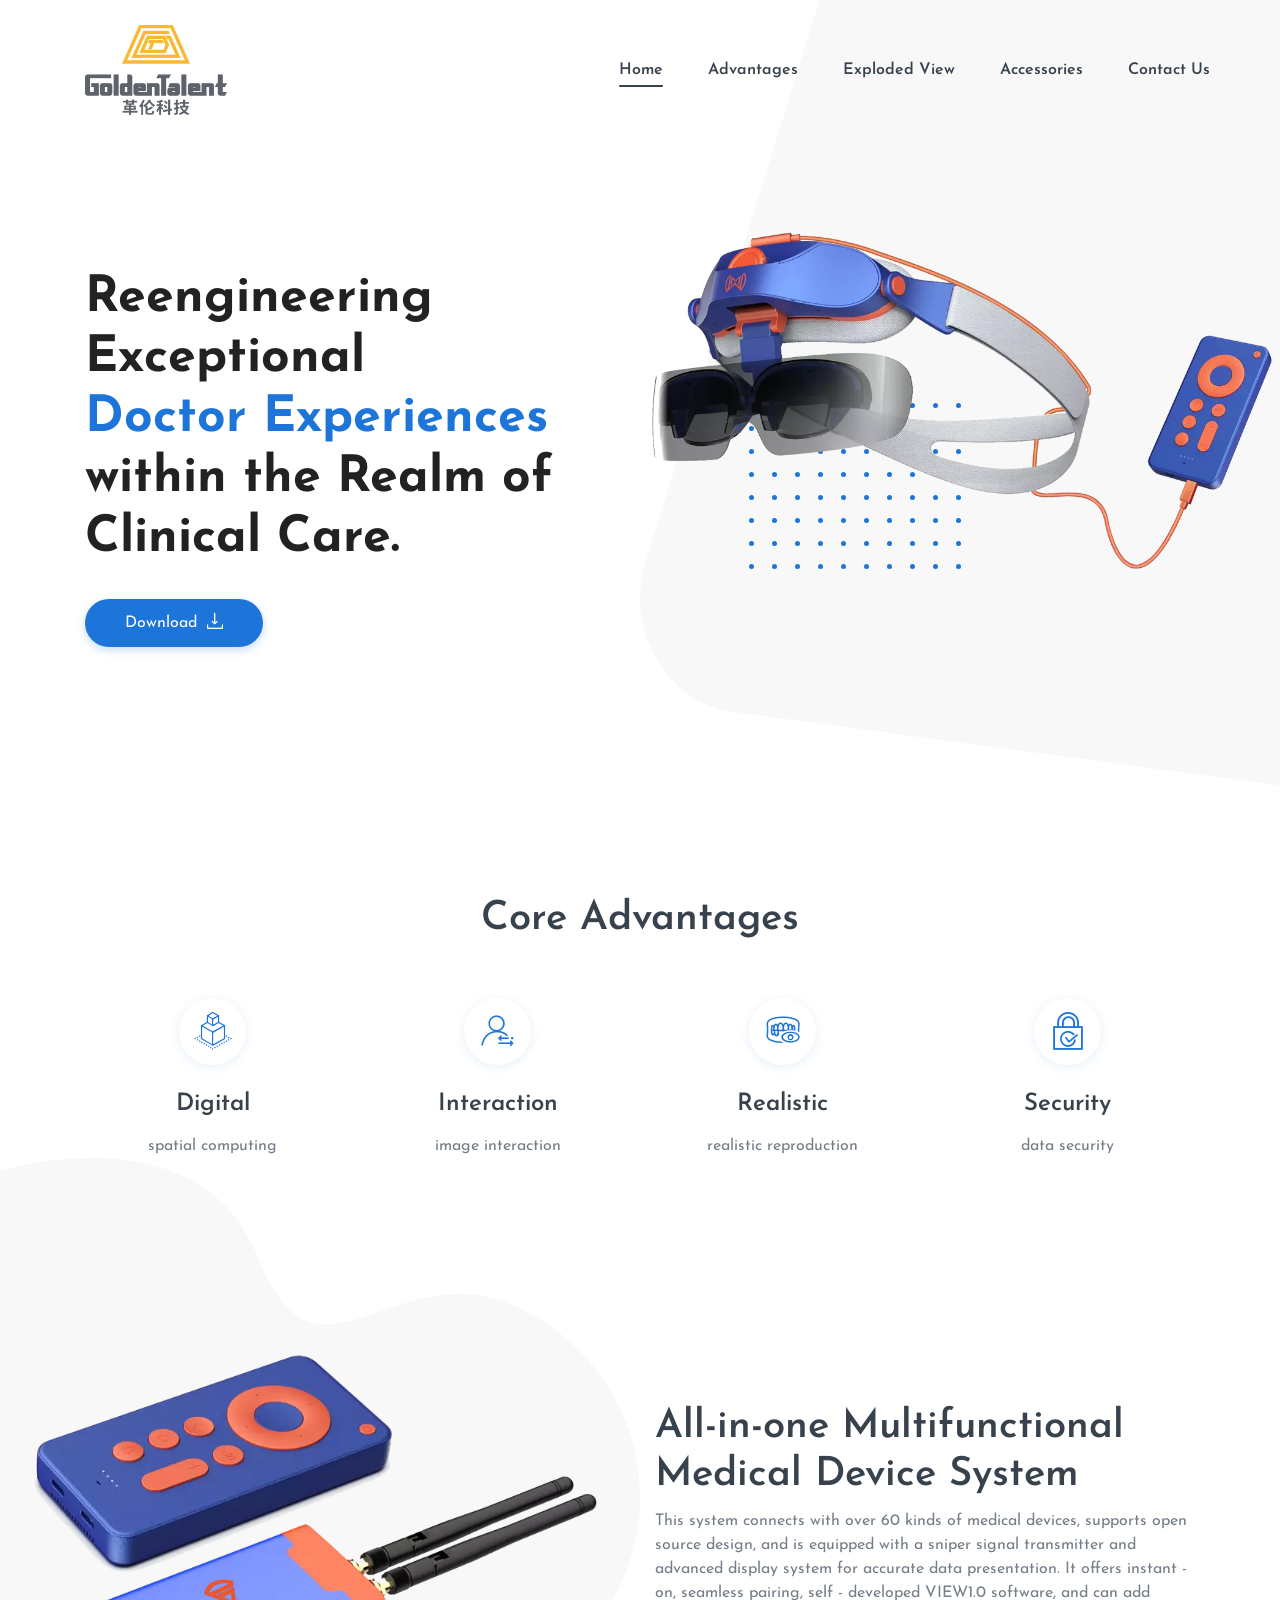
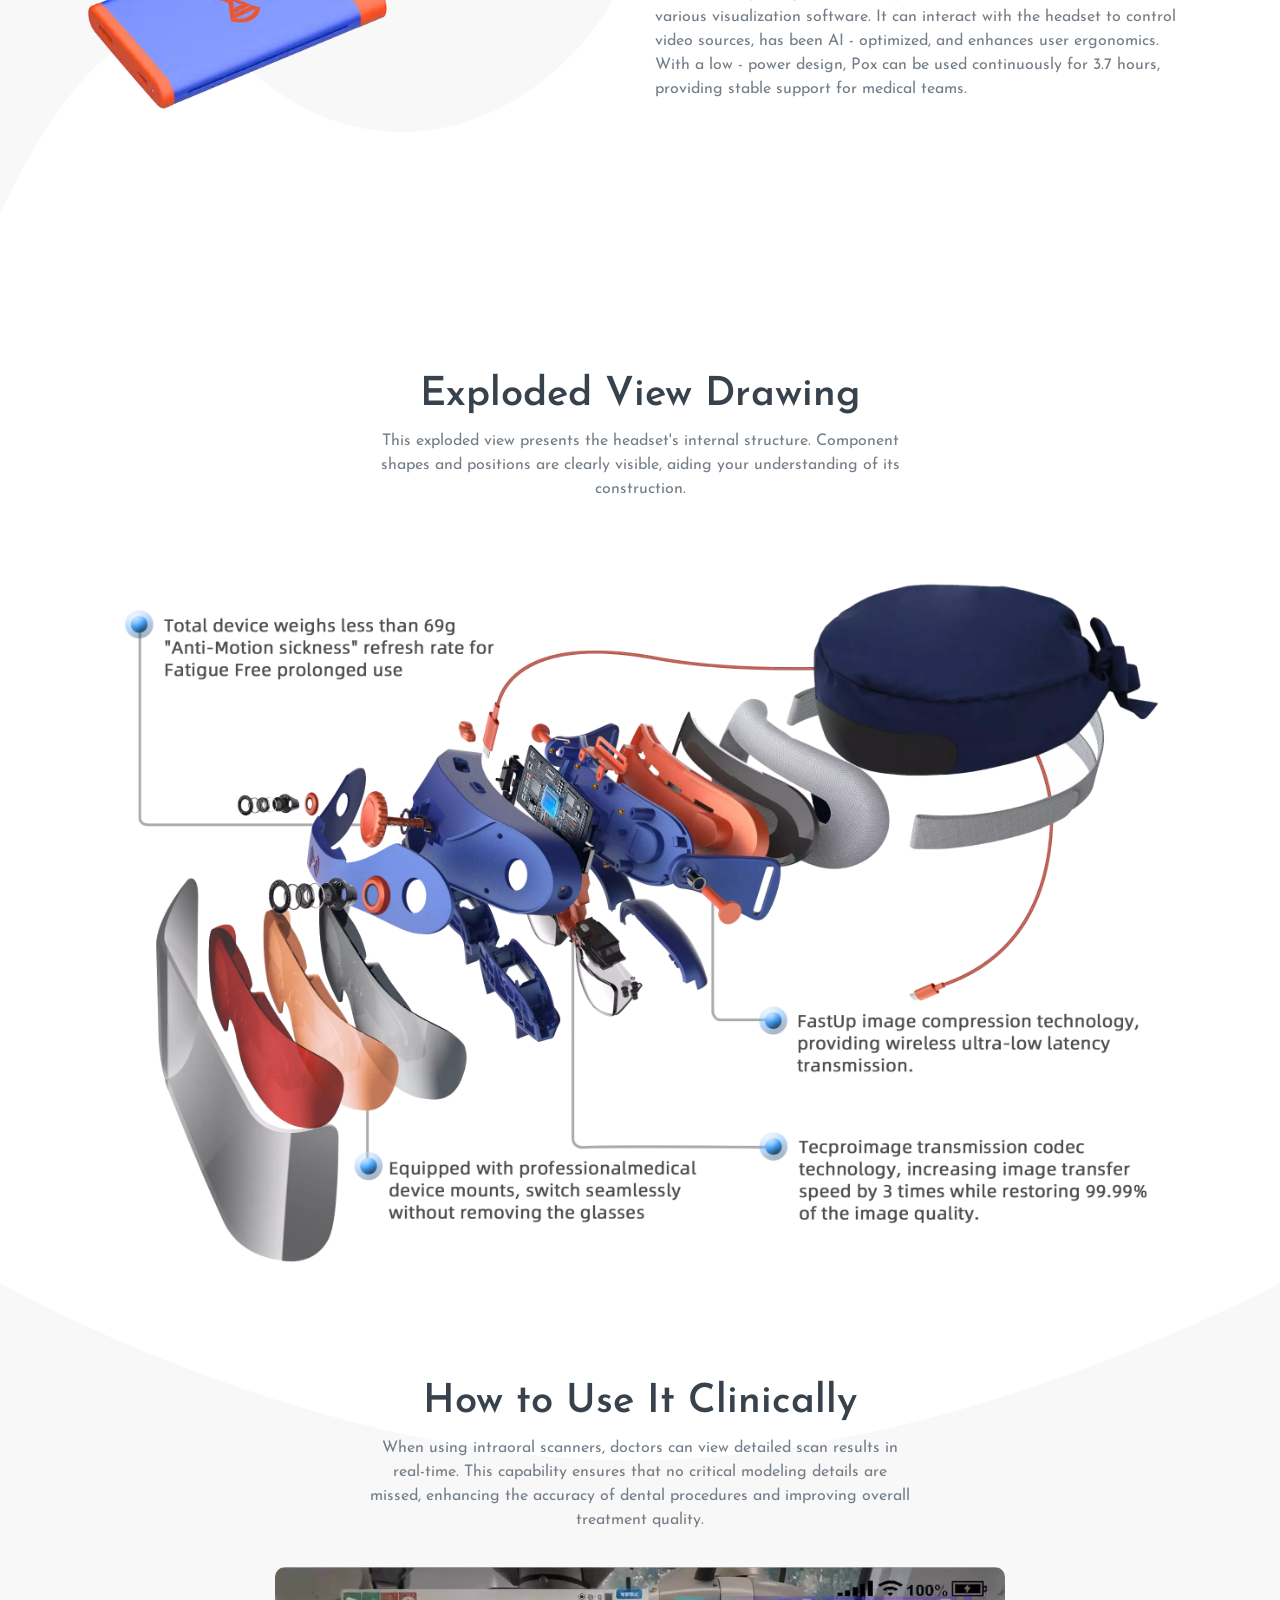
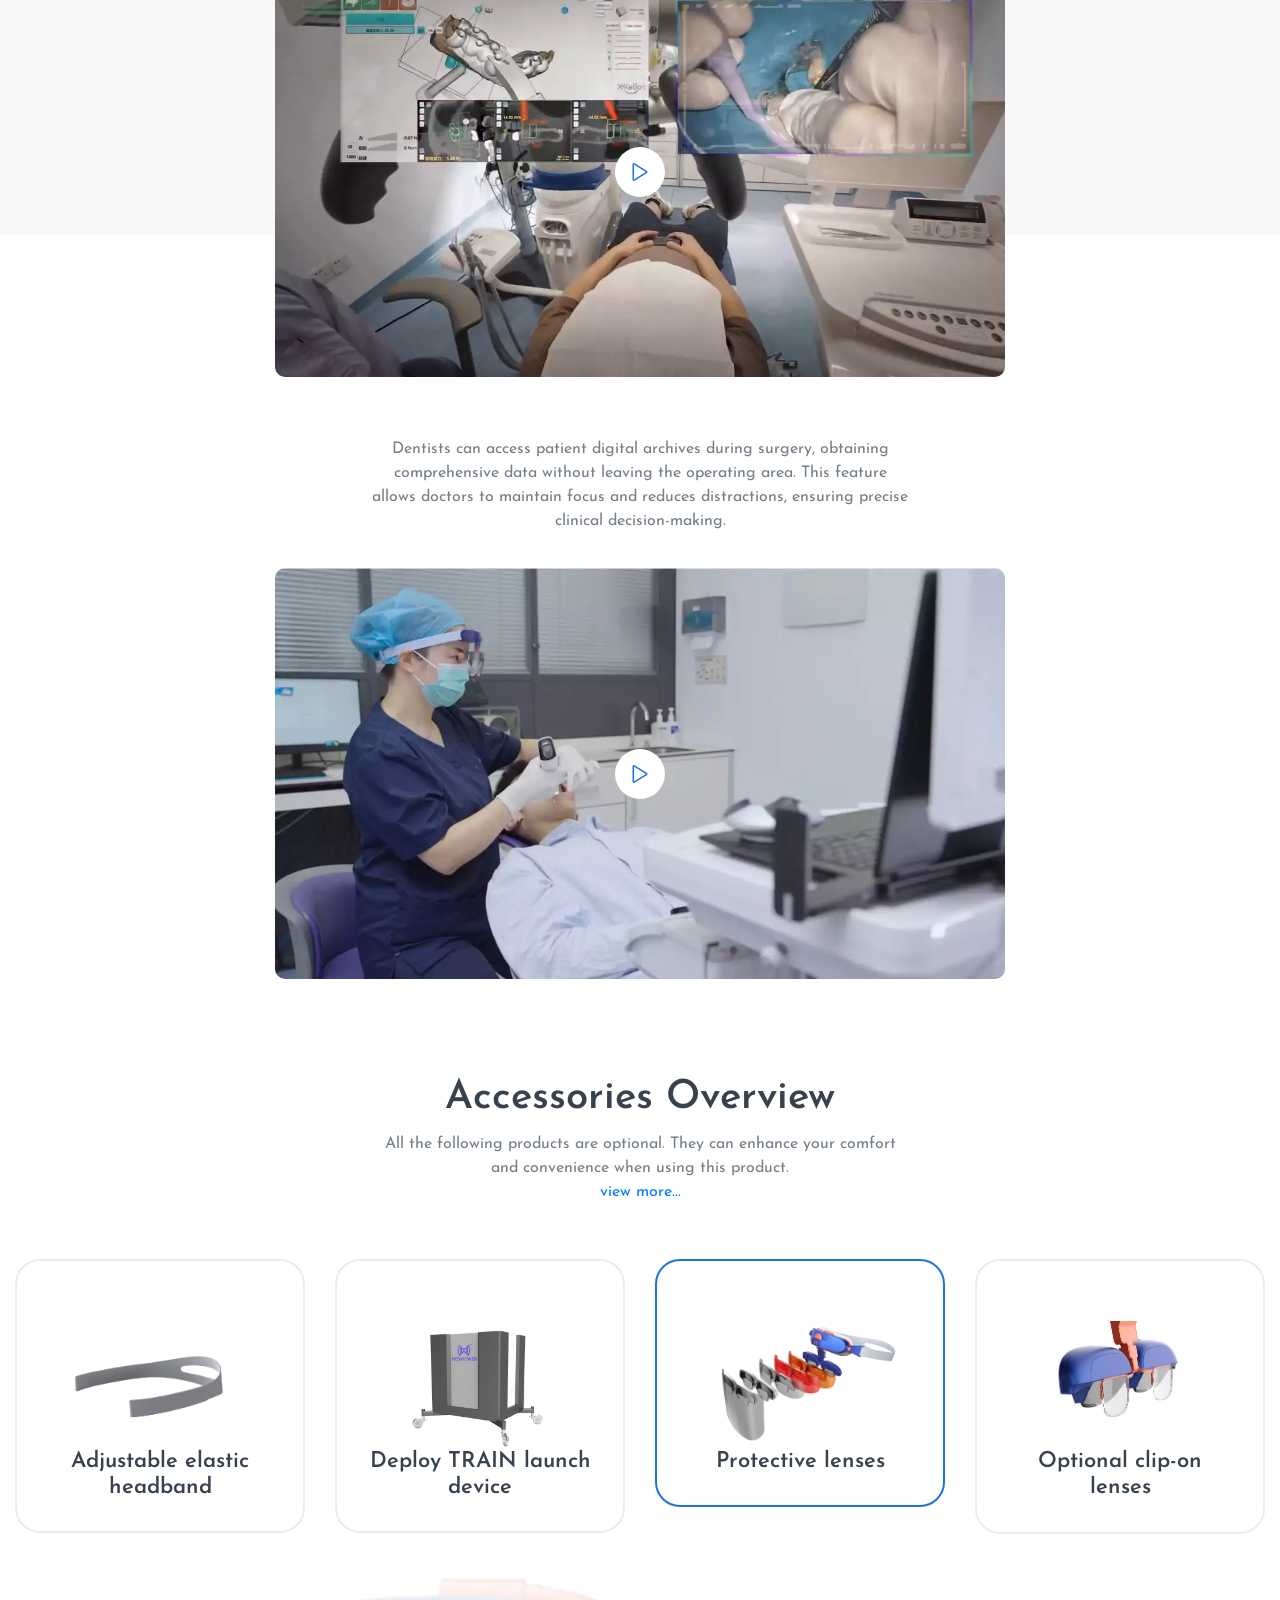
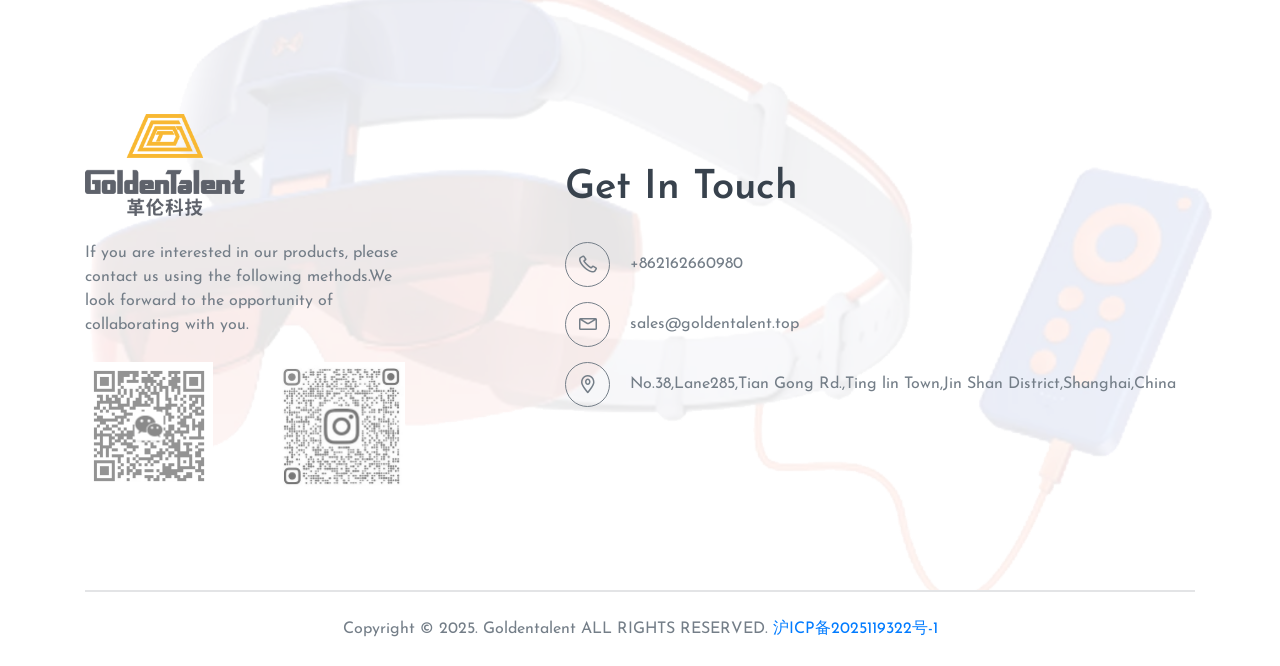
<file: index.html>
<!doctype html>
<html class="no-js" lang="en">

<head>
    <meta charset="utf-8">
    
    <!--====== Title ======-->
    <title>MEDVIEWER - Medical 3D head-mounted system</title>
    
    <meta name="description" content="">
    <meta name="viewport" content="width=device-width, initial-scale=1">

    <!--====== Favicon Icon ======-->
    <link rel="shortcut icon" href="./favicon.png" type="image/png">
        
    <link rel="stylesheet" href="assets/css/magnific-popup.css">
	<link rel="stylesheet" href="assets/css/slick.css">
	
	
    <!--====== Font Awesome CSS ======-->
    <link rel="stylesheet" href="assets/webfont/font-css/LineIcons.css">
        
    <!--====== Bootstrap CSS ======-->
    <link rel="stylesheet" href="assets/css/bootstrap.min.css">
    
    <!--====== Default CSS ======-->
    <link rel="stylesheet" href="assets/css/default.css">
    
    <!--====== Style CSS ======-->
    <link rel="stylesheet" href="assets/css/style.css">

    <!--====== IconFont ======-->
    <!--<link rel="stylesheet" type="text/css" href="http://at.alicdn.com/t/c/font_4867811_8mbnhdhuqxj.css">-->
    <link rel="stylesheet" type="text/css" href="assets/css/local.iconfont.css">
    
</head>

<body>
    <!--[if IE]>
    <p class="browserupgrade">You are using an <strong>outdated</strong> browser. Please <a href="https://browsehappy.com/">upgrade your browser</a> to improve your experience and security.</p>
  <![endif]-->
     
    
    <!--====== PRELOADER PART START ======-->

    <div class="preloader">
        <div class="loader">
            <div class="ytp-spinner">
                <div class="ytp-spinner-container">
                    <div class="ytp-spinner-rotator">
                        <div class="ytp-spinner-left">
                            <div class="ytp-spinner-circle"></div>
                        </div>
                        <div class="ytp-spinner-right">
                            <div class="ytp-spinner-circle"></div>
                        </div>
                    </div>
                </div>
            </div>
        </div>
    </div>

    <!--====== PRELOADER PART ENDS ======-->

    <!--====== HEADER PART START ======-->

    <section class="header_area">
        <div class="header_navbar">
            <div class="container">
                <div class="row">
                    <div class="col-lg-14">
                        <nav class="navbar navbar-expand-lg">
                            <a class="navbar-brand" href="index.html" style="padding-left: 15px">
                                <img src="./logo.png" width="30%" alt="Logo">
                            </a>
                            <button class="navbar-toggler" type="button" data-toggle="collapse" data-target="#navbarSupportedContent" aria-controls="navbarSupportedContent" aria-expanded="false" aria-label="Toggle navigation" style="position: absolute; right: 30px;padding-right: 10px;">
                                <span class="toggler-icon"></span>
                                <span class="toggler-icon"></span>
                                <span class="toggler-icon"></span>
                            </button>

                            <div class="collapse navbar-collapse sub-menu-bar" id="navbarSupportedContent">
                                <ul id="nav" class="navbar-nav ml-auto" style="white-space: nowrap;overflow: hidden;text-overflow: ellipsis;">
                                    <li class="nav-item active">
                                        <a class="page-scroll" href="#home">Home</a>
                                    </li>
                                    <li class="nav-item">
                                        <a class="page-scroll" href="#advantages">Advantages</a>
                                    </li>
                                    <!--<li class="nav-item">
                                        <a class="page-scroll" href="#products">Products</a>
                                    </li>-->
                                    <li class="nav-item">
                                        <a class="page-scroll" href="#explodedView">Exploded View</a>
                                    </li>
                                    <li class="nav-item">
                                        <a class="page-scroll" href="#accessories">Accessories</a>
                                    </li>
                                    <li class="nav-item">
                                        <a class="page-scroll" href="#contact">Contact Us</a>
                                    </li>
                                </ul>
                            </div> <!-- navbar collapse -->
                        </nav> <!-- navbar -->
                    </div>
                </div> <!-- row -->
            </div> <!-- container -->
        </div> <!-- header navbar -->

        <div id="home" class="header_hero d-lg-flex align-items-center">
            <div class="container">
                <div class="row align-items-center">
                    <div class="col-lg-6">
                        <div class="header_hero_content mt-45">
                            <!--<h2 class="header_title">Represent Your <span>Product</span> In Better Way.</h2>-->
                            <h2 class="header_title">Reengineering Exceptional <span>Doctor Experiences</span> within the Realm of Clinical Care.</h2>
                            <!--<p>Lorem ipsum dolor sit amet, consetetur sadipscing elitr, sed diam nonumy eirmod tempor invidunt ut labore et dolore magna aliquyam erat, sed diam voluptua. At vero eos etaccusa diam.</p>-->
                            <a href="assets/download/Medview-3DHS_EN.pdf" download="Medview-3DHS_EN.pdf" class="main-btn">Download&nbsp&nbsp<i class="lni lni-download"></i></a>
                        </div> <!-- header hero content -->
                    </div>
                </div> <!-- row -->
            </div> <!-- container -->
            <div class="header_shape bg_cover d-none d-lg-block" style="background-image: url(assets/images/header_shape.png)"></div> <!-- header shape -->
            <div class="header_image d-flex align-items-center">
                <div class="image">
                    <img src="assets/images/header_img.webp" alt="header image">
                    <img src="assets/images/dots.svg" alt="dots" class="dots">
                </div> <!-- image -->
            </div> <!-- header image -->
        </div> <!-- header hero -->
    </section>

    <!--====== HEADER PART ENDS ======-->
    
    <!--====== FEATURES PART START ======-->

    <section id="advantages" class="features_area pt-95">
        <div class="container">
            <div class="row justify-content-center">
                <div class="col-lg-6 col-md-9">
                    <div class="section_title text-center pb-25">
                        <h4 class="title">Core Advantages</h4>
                        <!--<p>Lorem ipsum dolor sit amet, consetetur sadipscing elitr diam nonumy eirmod tempor invidunt labore dolore magna aliquyam.</p>-->
                    </div>
                </div>
            </div> <!-- row -->
            <div class="row text-center">
                <div class="col-lg-3 col-sm-6">
                    <div class="single_features mt-30">
                        <!--<i class="lni lni-laravel"></i>-->
                        <i class="iconfont icon-zengqiangxianshi"></i>
                        <h5 class="title">Digital</h5>
                        <p>spatial computing</p>
                    </div>
                </div>
                <div class="col-lg-3 col-sm-6">
                    <div class="single_features mt-30">
                        <!--<i class="lni lni-bolt"></i>-->
                        <i class="iconfont icon-zhuanqu_huabanfuben"></i>
                        <h5 class="title">Interaction</h5>
                        <p>image interaction</p>
                    </div>
                </div>
                <div class="col-lg-3 col-sm-6">
                    <div class="single_features mt-30">
                        <!--<i class="lni lni-game"></i>-->
                        <i class="iconfont icon-yachixianshi"></i>
                        <h5 class="title">Realistic</h5>
                        <p>realistic reproduction</p>
                    </div>
                </div>
                <div class="col-lg-3 col-sm-6">
                    <div class="single_features mt-30">
                        <!--<i class="lni lni-"></i>-->
                        <i class="iconfont icon-zu"></i>
                        <h5 class="title">Security</h5>
                        <p>data security</p>
                    </div>
                </div>
            </div> <!-- row -->
        </div> <!-- container -->
    </section>

    <!--====== FEATURES PART ENDS ======-->
    
    <!--====== ABOUT PART START ======-->

    <section id="products" class="about_area pt-95">
        <div class="about_shape d-none d-lg-block">
            <img src="assets/images/about_shape.svg" alt="shape">
        </div> <!-- about shape -->
        <div class="about_image d-flex align-items-center align-items-center justify-content-end">
            <div class="image">
                <img src="assets/images/BOX产品图.webp" alt="about">
            </div>
        </div> <!-- about image -->
        <div class="container">
            <div class="row justify-content-end">
                <div class="col-lg-6">
                    <div class="about_content">
                        <div class="section_title pb-25">
                            <h4 class="title">All-in-one Multifunctional Medical Device System</h4>
                            <p>This system connects with over 60 kinds of medical devices, supports open source design, and is equipped with a sniper signal transmitter and advanced display system for accurate data presentation. It offers instant - on, seamless pairing, self - developed VIEW1.0 software, and can add various visualization software. It can interact with the headset to control video sources, has been AI - optimized, and enhances user ergonomics. With a low - power design, Pox can be used continuously for 3.7 hours, providing stable support for medical teams.</p>
                        </div>
                        <!--<a href="#" class="main-btn">Read More</a>-->
                    </div> <!-- about content -->
                </div>
            </div> <!-- row -->
        </div> <!-- container -->
    </section>

    <!--====== ABOUT PART ENDS ======-->
    
    <!--====== PRODUCT FEATURES PART START ======-->

    <section id="explodedView" class="product_features_area pt-95 ">
        <div class="container">
            <div class="row justify-content-center">
                <div class="col-lg-6 col-md-9">
                    <div class="section_title text-center pb-25">
                        <h4 class="title">Exploded View Drawing</h4>
                        <p>This exploded view presents the headset's internal structure. Component shapes and positions are clearly visible, aiding your understanding of its construction.</p>
                    </div>
                </div>
            </div> <!-- row -->
            <div class="row">
                <div class="col-lg-12">
                    <div class="product_image mt-30">
                        <img src="assets/images/爆炸图.webp" alt="product features">
                    </div> <!-- product image -->
                </div>
            </div> <!-- row -->
        </div> <!-- container -->
    </section>

    <!--====== PRODUCT FEATURES PART ENDS ======-->
    
<section id=video class=video_area>
  <div class=video_shape> <img src="assets/images/video_shape.svg" alt=Shape data-pagespeed-url-hash=453402926 onload="pagespeed.CriticalImages.checkImageForCriticality(this);"> </div>
  <div class=container>
    <div class="row justify-content-center">
      <div class="col-lg-6 col-md-9">
        <div class="section_title text-center pb-25">
          <h4 class=title>How to Use It Clinically</h4>
          <p>When using intraoral scanners, doctors can view detailed scan results in real-time. This capability ensures that no critical modeling details are missed, enhancing the accuracy of dental procedures and improving overall treatment quality.</p>
        </div>
      </div>
    </div>
    <div class="row justify-content-center">
      <div class=col-lg-8>
          <div class="video_image mt-10"> <img src="assets/images/王老师视频_封面.webp" alt="video image" data-pagespeed-url-hash=2645386157 onload="pagespeed.CriticalImages.checkImageForCriticality(this);"> <a href="assets/images/王老师视频.mp4" class="video_play video-popup"><i class="lni lni-play"></i></a> </div>
      </div>
    </div>
  <div class="row justify-content-center">
      <div class="col-lg-6 col-md-9">
          <div class="section_title text-center pb-25 mt-60">
              <p>Dentists can access patient digital archives during surgery, obtaining comprehensive data without leaving the operating area. This feature allows doctors to maintain focus and reduces distractions, ensuring precise clinical decision-making.</p>
          </div>
      </div>
  </div>
  <div class="row justify-content-center">
      <div class=col-lg-8>
          <div class="video_image mt-10"> <img src="assets/images/视频封面.webp" alt="video image" data-pagespeed-url-hash=2645386157 onload="pagespeed.CriticalImages.checkImageForCriticality(this);"> <a href="assets/images/操作视频.mp4" class="video_play video-popup"><i class="lni lni-play"></i></a> </div>
      </div>
  </div>
  </div>
</section>


<section id=accessories class="gallery_area pt-95">
  <div class=container>
    <div class="row justify-content-center">
      <div class="col-lg-6 col-md-9">
        <div class="section_title text-center pb-55">
          <h4 class=title>Accessories Overview</h4>
          <p>All the following products are optional. They can enhance your comfort and convenience when using this product.</p>
          <a href="./gallery/index.html">view more...</a>
        </div>
      </div>
    </div>
  </div>
  <div class=container-fluid>
    <div class="row gallery_active">
      <div class=col-lg-3>
        <div class="single_gallery text-center">
          <!--<div class="gallery_sticker clearfix"> <span class=discount>-30%</span> </div>-->
          <div class=gallery_image> <img src="assets/images/配件一览1_所有镜片.webp" alt=gallery data-pagespeed-url-hash=2936932496 onload="pagespeed.CriticalImages.checkImageForCriticality(this);"> </div>
          <div class=gallery_content>
            <!--<ul>
              <li><i class="lni lni-star-filled"></i></li>
              <li><i class="lni lni-star-filled"></i></li>
              <li><i class="lni lni-star-filled"></i></li>
              <li><i class="lni lni-star-filled"></i></li>
              <li><i class="lni lni-star"></i></li>
            </ul>-->
            <!--<h4 class=gallery_title><a href="#">Drone Model S</a></h4>-->
            <h4 class=gallery_title>Protective lenses</h4>
            <!--<div class=price> <span class=regular_price>$458.00</span> <span class=discount_price>$415.00</span> </div>-->
          </div>
          <!--<div class=gallery_btn> <a class=main-btn href="#">ADD TO CARD</a> </div>-->
        </div>
      </div>
      <div class=col-lg-3>
        <div class="single_gallery text-center">
          <!--<div class="gallery_sticker clearfix"> <span class=new>New</span> </div>-->
          <div class=gallery_image> <img src="assets/images/配件一览1_眼镜.webp" alt=gallery data-pagespeed-url-hash=3231432417 onload="pagespeed.CriticalImages.checkImageForCriticality(this);"> </div>
          <div class=gallery_content>
            <!--<ul>
              <li><i class="lni lni-star-filled"></i></li>
              <li><i class="lni lni-star-filled"></i></li>
              <li><i class="lni lni-star-filled"></i></li>
              <li><i class="lni lni-star-filled"></i></li>
              <li><i class="lni lni-star"></i></li>
            </ul>-->
            <!--<h4 class=gallery_title><a href="#">Optional clip-on lenses</a></h4>-->
            <h4 class=gallery_title>Optional clip-on lenses</h4>
            <!--<div class=price> <span class=regular_price>$543.00</span> <span class=discount_price>$512.00</span> </div>-->
          </div>
          <!--<div class=gallery_btn> <a class=main-btn href="#">ADD TO CARD</a> </div>-->
        </div>
      </div>
      <div class=col-lg-3>
        <div class="single_gallery text-center">
          <!--<div class="gallery_sticker clearfix"> <span class=discount>-30%</span> </div>-->
          <div class=gallery_image> <img src="assets/images/配件一览2_帽子.webp" alt=gallery data-pagespeed-url-hash=3525932338 onload="pagespeed.CriticalImages.checkImageForCriticality(this);"> </div>
          <div class=gallery_content>
            <!--<ul>
              <li><i class="lni lni-star-filled"></i></li>
              <li><i class="lni lni-star-filled"></i></li>
              <li><i class="lni lni-star-filled"></i></li>
              <li><i class="lni lni-star-filled"></i></li>
              <li><i class="lni lni-star"></i></li>
            </ul>-->
            <!--<h4 class=gallery_title><a href="#">Easecap professional medical cap</a></h4>-->
            <h4 class=gallery_title>Easecap professional medical cap</h4>
            <!--<div class=price> <span class=regular_price>$965.00</span> <span class=discount_price>$635.00</span> </div>-->
          </div>
          <!--<div class=gallery_btn> <a class=main-btn href="#">ADD TO CARD</a> </div>-->
        </div>
      </div>
      <div class=col-lg-3>
        <div class="single_gallery text-center">
          <!--<div class="gallery_sticker clearfix"> <span class=new>New</span> </div>-->
          <div class=gallery_image> <img src="assets/images/配件一览3_额贴.webp" alt=gallery data-pagespeed-url-hash=3820432259 onload="pagespeed.CriticalImages.checkImageForCriticality(this);"> </div>
          <div class=gallery_content>
            <!--<ul>
              <li><i class="lni lni-star-filled"></i></li>
              <li><i class="lni lni-star-filled"></i></li>
              <li><i class="lni lni-star-filled"></i></li>
              <li><i class="lni lni-star-filled"></i></li>
              <li><i class="lni lni-star"></i></li>
            </ul>-->
            <!--<h4 class=gallery_title><a href="#">Drone Model Pure</a></h4>-->
            <h4 class=gallery_title>Forehead cushioning patch</h4>
            <!--<div class=price> <span class=regular_price>$396.00</span> <span class=discount_price>$288.00</span> </div>-->
          </div>
          <!--<div class=gallery_btn> <a class=main-btn href="#">ADD TO CARD</a> </div>-->
        </div>
      </div>
      <div class=col-lg-3>
        <div class="single_gallery text-center">
          <!--<div class="gallery_sticker clearfix"> <span class=discount>-30%</span> </div>-->
          <div class=gallery_image> <img src="assets/images/配件一览3_头带.webp" alt=gallery data-pagespeed-url-hash=4114932180 onload="pagespeed.CriticalImages.checkImageForCriticality(this);"> </div>
          <div class=gallery_content>
            <!--<ul>
              <li><i class="lni lni-star-filled"></i></li>
              <li><i class="lni lni-star-filled"></i></li>
              <li><i class="lni lni-star-filled"></i></li>
              <li><i class="lni lni-star-filled"></i></li>
              <li><i class="lni lni-star"></i></li>
            </ul>-->
            <!--<h4 class=gallery_title><a href="#">Drone Model Dream</a></h4>-->
            <h4 class=gallery_title>Adjustable elastic headband</h4>
            <!--<div class=price> <span class=regular_price>$756.00</span> <span class=discount_price>$658.00</span> </div>-->
          </div>
          <!--<div class=gallery_btn> <a class=main-btn href="#">ADD TO CARD</a> </div>-->
        </div>
      </div>
      <div class=col-lg-3>
        <div class="single_gallery text-center">
          <!--<div class="gallery_sticker clearfix"> <span class=new>New</span> </div>-->
          <div class=gallery_image> <img src="assets/images/配件一览5_TRAIN.webp" alt=gallery data-pagespeed-url-hash=3525932338 onload="pagespeed.CriticalImages.checkImageForCriticality(this);"> </div>
          <div class=gallery_content>
            <!--<ul>
              <li><i class="lni lni-star-filled"></i></li>
              <li><i class="lni lni-star-filled"></i></li>
              <li><i class="lni lni-star-filled"></i></li>
              <li><i class="lni lni-star-filled"></i></li>
              <li><i class="lni lni-star"></i></li>
            </ul>-->
            <!--<h4 class=gallery_title><a href="#">Drone Exclusive Model Z</a></h4>-->
            <h4 class=gallery_title>Deploy TRAIN launch device</h4>
            <!--<div class=price> <span class=regular_price>$458.00</span> <span class=discount_price>$366.00</span> </div>-->
          </div>
          <!--<div class=gallery_btn> <a class=main-btn href="#">ADD TO CARD</a> </div>-->
        </div>
      </div>
    </div>
  </div>
</section>


<!--<section id=client class="client_area pt-95">
  <div class=container>
    <div class="row justify-content-center">
      <div class="col-lg-6 col-md-9">
        <div class="section_title text-center pb-55">
          <h4 class=title>Happy Customers</h4>
          <p>Lorem ipsum dolor sit amet, consetetur sadipscing elitr diam nonumy eirmod tempor invidunt labore dolore magna aliquyam.</p>
        </div>
      </div>
    </div>
    <div class="row client_active">
      <div class=col-lg-4>
        <div class="single_client text-center">
          <div class=client_image> <img src="assets/images/author-1.png" alt=author> </div>
          <div class=client_content>
            <h4 class=author_name>Robert John</h4>
            <span>Youtuber</span>
            <p>Dsdipscing elitr, sed diam nonumy eirmod tempor invidunt ut labore edolore magna aliquyam erat, sed diam voluptua. At vero eos et accusam et justo duo dolores.</p>
          </div>
        </div>
      </div>
      <div class=col-lg-4>
        <div class="single_client text-center">
          <div class=client_image> <img src="assets/images/author-2.png" alt=author> </div>
          <div class=client_content>
            <h4 class=author_name>Sophia Smiarthds</h4>
            <span>Creative Director</span>
            <p>Dsdipscing elitr, sed diam nonumy eirmod tempor invidunt ut labore edolore magna aliquyam erat, sed diam voluptua. At vero eos et accusam et justo duo dolores.</p>
          </div>
        </div>
      </div>
      <div class=col-lg-4>
        <div class="single_client text-center">
          <div class=client_image> <img src="assets/images/author-3.png" alt=author> </div>
          <div class=client_content>
            <h4 class=author_name>John Doe</h4>
            <span>Gadget Reviewer</span>
            <p>Dsdipscing elitr, sed diam nonumy eirmod tempor invidunt ut labore edolore magna aliquyam erat, sed diam voluptua. At vero eos et accusam et justo duo dolores.</p>
          </div>
        </div>
      </div>
      <div class=col-lg-4>
        <div class="single_client text-center">
          <div class=client_image> <img src="assets/images/author-4.jpg" alt=author> </div>
          <div class=client_content>
            <h4 class=author_name>Chris Dave</h4>
            <span>Film Maker</span>
            <p>Dsdipscing elitr, sed diam nonumy eirmod tempor invidunt ut labore edolore magna aliquyam erat, sed diam voluptua. At vero eos et accusam et justo duo dolores.</p>
          </div>
        </div>
      </div>
    </div>
  </div>
</section>-->


<!--<section id=blog class="blog_area pt-95 ">
  <div class=container>
    <div class="row justify-content-center">
      <div class="col-lg-6 col-md-9">
        <div class="section_title text-center pb-25">
          <h4 class=title>Special Purposes</h4>
          <p>Lorem ipsum dolor sit amet, consetetur sadipscing elitr diam nonumy eirmod tempor invidunt labore dolore magna aliquyam.</p>
        </div>
      </div>
    </div>
    <div class="row justify-content-center">
      <div class="col-lg-4 col-md-7">
        <div class="single_blog mt-30">
          <div class=blog_image> <img src="assets/images/场景1.jpg" alt=blog> </div>
          <div class=blog_content> <span class=number>01</span>
            <div class=main_content>
              <h4 class=blog_title><a href="#">Digital File Management</a></h4>
              <p>A digital platform for efficient patient record management, reducing paperwork and enhancing care coordination through instant access and secure sharing of digital files.</p>
            </div>
          </div>
        </div>
      </div>
      <div class="col-lg-4 col-md-7">
        <div class="single_blog mt-30">
          <div class=blog_image> <img src="assets/images/场景2.jpg" alt=blog> </div>
          <div class=blog_content> <span class=number>02</span>
            <div class=main_content>
              <h4 class=blog_title><a href="#">Enhancing Communication</a></h4>
              <p>Effective tools for secure messaging and educational resources, improving interaction between doctors and patients, building stronger relationships, and leading to better health outcomes.</p>
            </div>
          </div>
        </div>
      </div>
      <div class="col-lg-4 col-md-7">
        <div class="single_blog mt-30">
          <div class=blog_image> <img src="assets/images/场景3.jpg" alt=blog> </div>
          <div class=blog_content> <span class=number>03</span>
            <div class=main_content>
              <h4 class=blog_title><a href="#">Enhance Remote Work Efficiency</a></h4>
              <p>Real-time data sharing and video conferencing tools support remote collaboration, saving time and enhancing medical care delivery without geographical constraints.</p>
            </div>
          </div>
        </div>
      </div>
    </div>
  </div>
</section>-->
    
    <!--====== CONTACT PART START ======-->

    <!--<section id="contact" class="contact_area pt-50">
        <div class="container">
            <div class="row">
                <div class="col-lg-4">
                    <div class="contact_info mt-45">
                        <div class="section_title pb-15">
                            <h4 class="title">Get In Touch</h4>
                            <p>Lorem ipsum dolor sit amet, consetetur sadipscing elitr diam nonumy eirmod tempor invidunt labore dolore magna aliquyam.</p>
                        </div>
                        <div class="single_info d-flex align-items-center mt-15">
                            <div class="info_icon">
                                <i class="lni lni-phone"></i>
                            </div>
                            <div class="info_content media-body">
                                <p>+862162660980</p>
                            </div>
                        </div> &lt;!&ndash; single info &ndash;&gt;
                        
                        <div class="single_info d-flex align-items-center mt-15">
                            <div class="info_icon">
                                <i class="lni lni-envelope"></i>
                            </div>
                            <div class="info_content media-body">
                                <p>goldentalent@gmail.com</p>
                            </div>
                        </div> &lt;!&ndash; single info &ndash;&gt;
                        
                        <div class="single_info d-flex align-items-center mt-15">
                            <div class="info_icon">
                                <i class="lni lni-map-marker"></i>
                            </div>
                            <div class="info_content media-body">
                                <p>No.38,Lane285,Tian Gong Rd.,Ting lin Town,Jin Shan District,Shanghai,China</p>
                            </div>
                        </div> &lt;!&ndash; single info &ndash;&gt;
                    </div> &lt;!&ndash; contact info &ndash;&gt;
                </div>
                <div class="col-lg-8">
                    <div class="contact_form pt-20">
                        &lt;!&ndash;<form id="contact-form" action="assets/contact.php" method="post">
                            <div class="row">
                                <div class="col-md-6">
                                    <div class="single_form mt-30">
                                        <input type="text" name="name" placeholder="Name">
                                    </div> &lt;!&ndash; single form &ndash;&gt;
                                </div>
                                <div class="col-md-6">
                                    <div class="single_form mt-30">
                                        <input type="email" name="email" placeholder="Email">
                                    </div> &lt;!&ndash; single form &ndash;&gt;
                                </div>
                                <div class="col-md-6">
                                    <div class="single_form mt-30">
                                        <input type="text" name="number" placeholder="Phone Number">
                                    </div> &lt;!&ndash; single form &ndash;&gt;
                                </div>
                                <div class="col-md-6">
                                    <div class="single_form mt-30">
                                        <input type="text" name="subject" placeholder="Drone Name">
                                    </div> &lt;!&ndash; single form &ndash;&gt;
                                </div>
                                <div class="col-md-12">
                                    <div class="single_form mt-30">
                                        <textarea name="message" placeholder="Message"></textarea>
                                    </div> &lt;!&ndash; single form &ndash;&gt;
                                </div>
                                <p class="form-message"></p>
                                <div class="col-md-12">
                                    <div class="single_form mt-30">
                                        <button class="main-btn">Submit</button>
                                    </div> &lt;!&ndash; single form &ndash;&gt;
                                </div>
                            </div> &lt;!&ndash; row &ndash;&gt;
                        </form>&ndash;&gt;
                    </div> &lt;!&ndash; contact form &ndash;&gt;
                </div>
            </div> &lt;!&ndash; row &ndash;&gt;
        </div> &lt;!&ndash; container &ndash;&gt;
    </section>-->

    <!--====== CONTACT PART ENDS ======-->
    
    <!--====== FOOTER PART START ======-->

    <section id="contact" class="footer_area pt-100">
        <div class="footer_widget pt-50 pb-100">
            <div class="container">
                <div class="row">
                    <div class="col-lg-4">
                        <div class="footer_about mt-30 mr-30">
                            <img src="./logo.png" alt="logo" width="50%">
                            <p>If you are interested in our products, please contact us using the following methods.We look forward to the opportunity of collaborating with you.</p>
                            <!--<ul class="social">
                                <li><a href="#"><i class="lni lni-wechat"></i></a></li>
                                <li><a href="#"><i class="lni lni-twitter-original"></i></a></li>
                                <li><a href="#"><i class="lni lni-instagram-original"></i></a></li>
                                <li><a href="#"><i class="lni lni-linkedin-original"></i></a></li>
                            </ul>-->
                            <div class="concact-qrcode">
                                <p>
                                    <img src="assets/images/wx-qrcode.png" width="40%" style="float: left" alt="">
                                    <img src="assets/images/ins-qrcode.png" width="40%" style="float: right" alt="">
                                </p>
                                <!--<picture>
                                    <img src="assets/images/ins-qrcode.png" width="40%" alt="">
                                </picture>-->
                            </div>
                        </div> <!-- footer about -->
                    </div>
                    <div class="col-lg-8">
                        <div class="contact_info mt-80 ml-100">
                            <div class="section_title pb-15">
                                <h4 class="title">Get In Touch</h4>
                                <!--<p>Lorem ipsum dolor sit amet, consetetur sadipscing elitr diam nonumy eirmod tempor invidunt labore dolore magna aliquyam.</p>-->
                            </div>
                            <div class="single_info d-flex align-items-center mt-15">
                                <div class="info_icon">
                                    <i class="lni lni-phone"></i>
                                </div>
                                <div class="info_content media-body">
                                    <p>+862162660980</p>
                                </div>
                            </div> <!-- single info -->

                            <div class="single_info d-flex align-items-center mt-15">
                                <div class="info_icon">
                                    <i class="lni lni-envelope"></i>
                                </div>
                                <div class="info_content media-body">
                                    <p>sales@goldentalent.top</p>
                                </div>
                            </div> <!-- single info -->

                            <div class="single_info d-flex align-items-center mt-15">
                                <div class="info_icon">
                                    <i class="lni lni-map-marker"></i>
                                </div>
                                <div class="info_content media-body">
                                    <p>No.38,Lane285,Tian Gong Rd.,Ting lin Town,Jin Shan District,Shanghai,China</p>
                                </div>
                            </div> <!-- single info -->
                        </div> <!-- contact info -->
                    </div>
                    <!--<div class="col-lg-8">
                        <div class="footer_link_wrapper d-flex flex-wrap">
                            <div class="footer_link mt-45">
                                <h4 class="footer_title">Quick Links</h4>
                                <ul class="link">
                                    <li><a href="#">Terms of Service</a></li>
                                    <li><a href="#">Refund Policy</a></li>
                                    <li><a href="#">Support</a></li>
                                    <li><a href="#">Branches</a></li>
                                    <li><a href="#">License</a></li>
                                </ul>
                            </div> &lt;!&ndash; footer link &ndash;&gt;
                            <div class="footer_link mt-45">
                                <h4 class="footer_title">Why To Buy</h4>
                                <ul class="link">
                                    <li><a href="#">Direct</a></li>
                                    <li><a href="#">Amazon</a></li>
                                    <li><a href="#">Walmart</a></li>
                                    <li><a href="#">BestBuy</a></li>
                                    <li><a href="#">Etsy</a></li>
                                </ul>
                            </div> &lt;!&ndash; footer link &ndash;&gt;
                            <div class="footer_link mt-45">
                                <h4 class="footer_title">Support</h4>
                                <ul class="link">
                                    <li><a href="#">Home</a></li>
                                    <li><a href="#">Features</a></li>
                                    <li><a href="#">About</a></li>
                                    <li><a href="#">Tutorial</a></li>
                                    <li><a href="#">Gallery</a></li>
                                </ul>
                            </div> &lt;!&ndash; footer link &ndash;&gt;
                        </div> &lt;!&ndash; footer link wrapper &ndash;&gt;
                    </div>-->
                </div> <!-- row -->
            </div> <!-- container -->
        </div> <!-- footer widget -->
    </section>

    <footer>
        <div class="footer_copyright">
            <div class="container">
                <div class="copyright text-center">
                    <!--<p><a target="_blank" href="http://www.mobanwang.com/" title="网页模板">网页模板</a></p>-->
                    <p>Copyright © 2025. Goldentalent ALL RIGHTS RESERVED. <a href="https://beian.miit.gov.cn/">沪ICP备2025119322号-1</a></p>
                </div> <!-- copyright -->
            </div> <!-- container -->
        </div> <!-- footer copyright -->
    </footer>

    <!--====== FOOTER PART ENDS ======-->
    
    <!--====== BACK TOP TOP PART START ======-->

    <a href="#" class="back-to-top"><i class="lni lni-chevron-up"></i></a>

    <!--====== BACK TOP TOP PART ENDS ======-->
    


    <!--====== PART ENDS ======-->
    


    <!--====== Jquery js ======-->
    <script src="assets/js/vendor/jquery-1.12.4.min.js"></script>
    <script src="assets/js/vendor/modernizr-3.7.1.min.js"></script>
    
    <!--====== Bootstrap js ======-->
    <script src="assets/js/popper.min.js"></script>
    <script src="assets/js/bootstrap.min.js"></script>
	
	<script src="assets/js/slick.min.js"></script>
	<script src="assets/js/jquery.magnific-popup.min.js"></script>
	<script src="assets/js/ajax-contact.js"></script>
    
    
    <!--====== Scrolling Nav js ======-->
    <script src="assets/js/jquery.easing.min.js"></script>
    <script src="assets/js/scrolling-nav.js"></script>
    
    <!--====== Main js ======-->
    <script src="assets/js/main.js"></script>

    
</body>

</html>
</file>
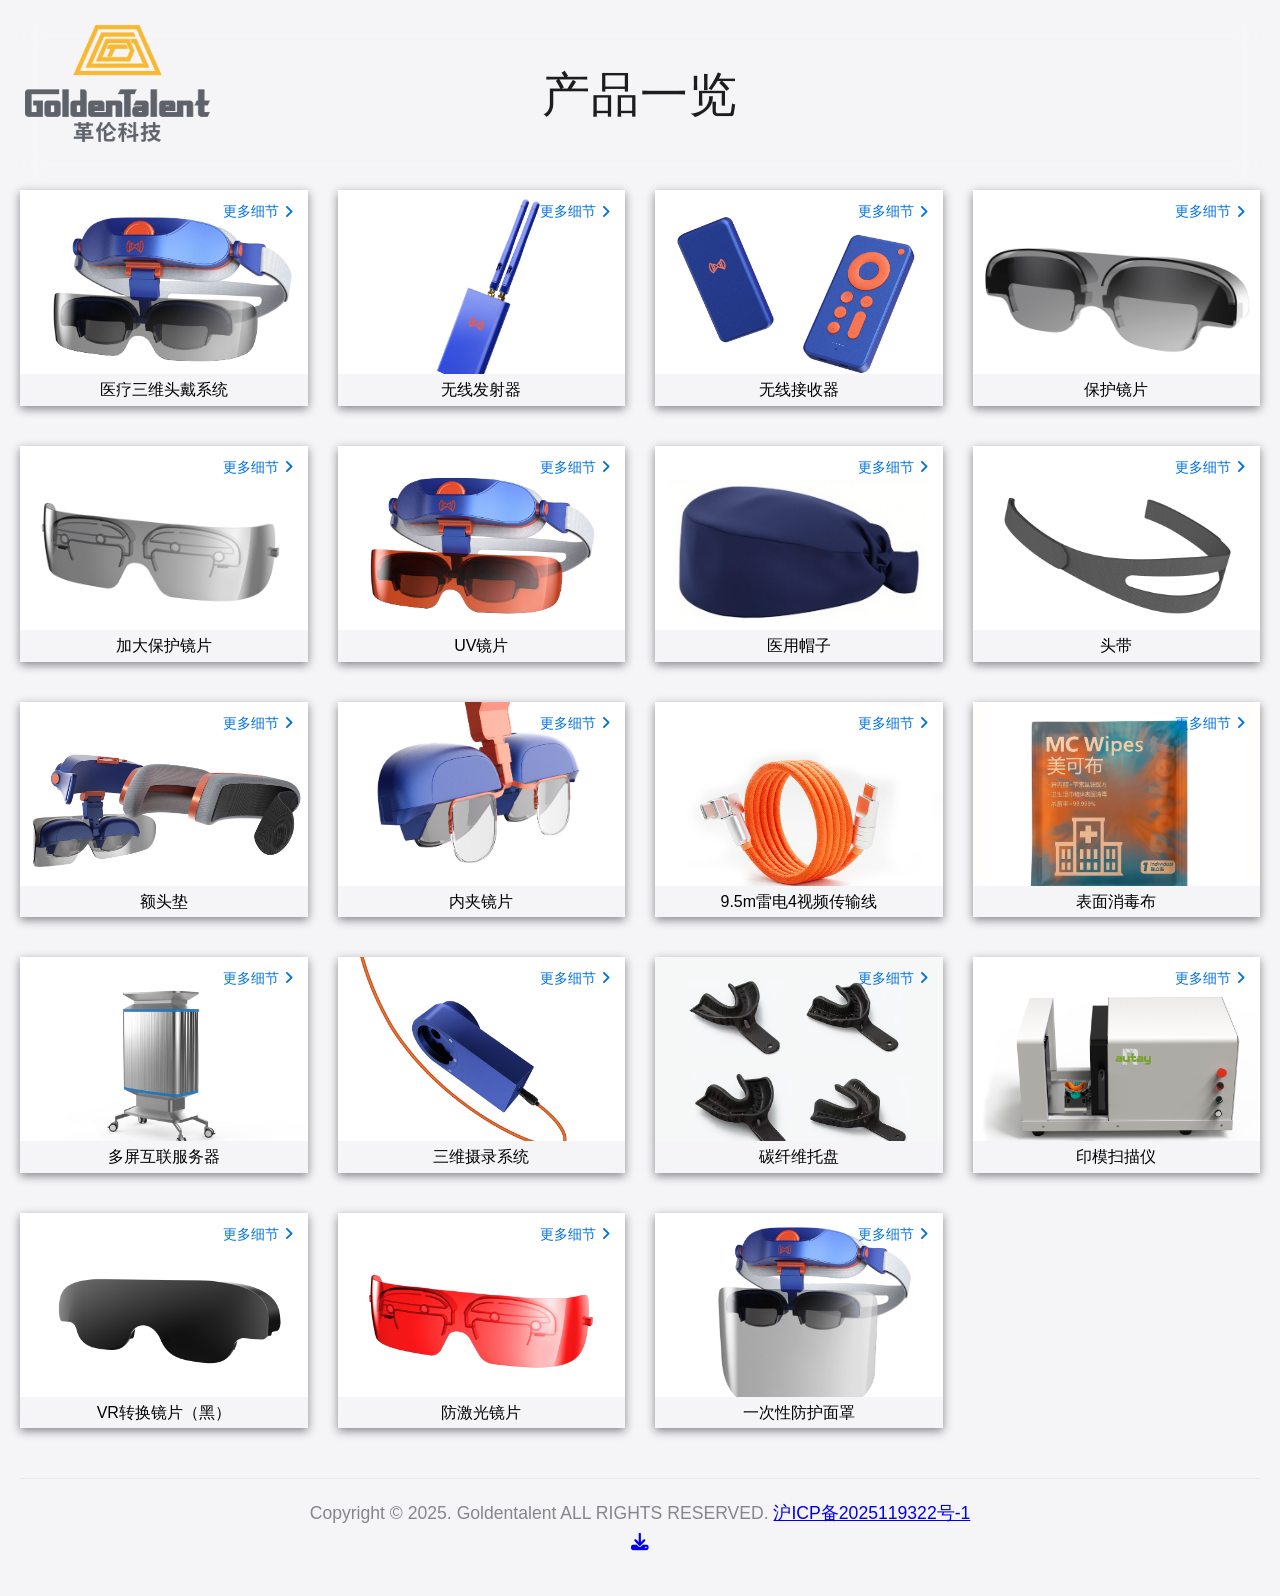
<file: gallery/index.html>
<!DOCTYPE html>
<html lang="zh-CN">
<head>
    <meta charset="UTF-8">
    <meta name="viewport" content="width=device-width, initial-scale=1.0">
    <meta name="theme-color" content="#1a2a6c">
    <meta name="description" content="goldentalent 产品画廊展示">
    <title>GoldenTalent Product</title>
    <link rel="manifest" href="./manifest.json">
    <link rel="apple-touch-icon" href="./favicon.png">
    <link rel="shortcut icon" href="./favicon.png">
    <link rel="stylesheet" type="text/css" href="./css/font-awesome.css">
    <link rel="stylesheet" type="text/css" href="./css/lightbox.min.css">
    <link rel="stylesheet" type="text/css" href="./css/iconfont.css">
    <link rel="stylesheet" href="./css/root.css">
</head>
<body>

<header>
    <!--<div class="logo-img">
        <img src="./img/logo.png" alt="" style="width: 15%">产品一览
    </div>-->
    <div class="logo-img">
        <img src="./img/logo.png" alt="" style="width: 30%">
    </div>
    <div class="logo">产品一览</div>
    <!--<div class="logo">
        产品一览
    </div>-->
    <!--产品一览-->
    <!--<div class="subtitle">探索世界之美</div>-->
</header>

<div class="container" id="container">
    <div class="gallery" id="gallery">
        <!-- bootstrap.js加载 -->
    </div>
    <div class="footer">
        <footer>
            <p>
                Copyright © 2025. Goldentalent ALL RIGHTS RESERVED. <a href="https://beian.miit.gov.cn/"> 沪ICP备2025119322号-1</a>
            </p>
            <a href="../assets/download/H51F0B3EF.apk" download="GoldenTalent.apk" class="main-btn">
                <i class="fas fa-download" style="align-items: center"></i>
            </a>
        </footer>
    </div>

</div>

<!-- Lightbox结构 -->
<div class="lightbox" id="lightbox">
    <div class="close-btn" onclick="closeLightbox()">
        <i class="fas fa-times"></i>
    </div>
    <div class="nav-btn prev-btn" onclick="changeSlide(-1)">
        <i class="fas fa-chevron-left"></i>
    </div>
    <div class="nav-btn next-btn" onclick="changeSlide(1)">
        <i class="fas fa-chevron-right"></i>
    </div>
    <div class="lightbox-content">
        <div class="lightbox-image-container">
            <div class="lightbox-slider" id="lightbox-slider">
                <!-- 幻灯片将通过JS动态添加 -->
            </div>
            <div class="lightbox-counter" id="lightbox-counter">1 / 3</div>

            <!-- 缩略图容器 - 放置在大图下方 -->
            <div class="lightbox-thumbnails-container">
                <div class="lightbox-thumbnails" id="lightbox-thumbnails">
                    <!-- 缩略图将通过JS动态添加 -->
                </div>
            </div>
        </div>
        <div class="lightbox-info">
            <h2 class="lightbox-title" id="lightbox-title"></h2>
            <div class="lightbox-description" id="lightbox-description"></div>

            <!-- 移动端提示 -->
            <p class="mobile-only" style="color: var(--sk-glyph-gray-tertiary-alpha); font-size: 0.9rem; margin-top: 50px; text-align: center;">
                <i class="iconfont icon-zuoyouhuadong"></i>
                左右滑动切换图片
            </p>
            <!--<div class="lightbox-thumbnails" id="lightbox-thumbnails">
                &lt;!&ndash; 缩略图将通过JS动态添加 &ndash;&gt;
            </div>-->
        </div>
    </div>
</div>
<script src="./js/bootstrap.js"></script>
<script src="./js/lightbox.js"></script>
<script src="./js/pwa.js"></script>
</body>
</html>
</file>
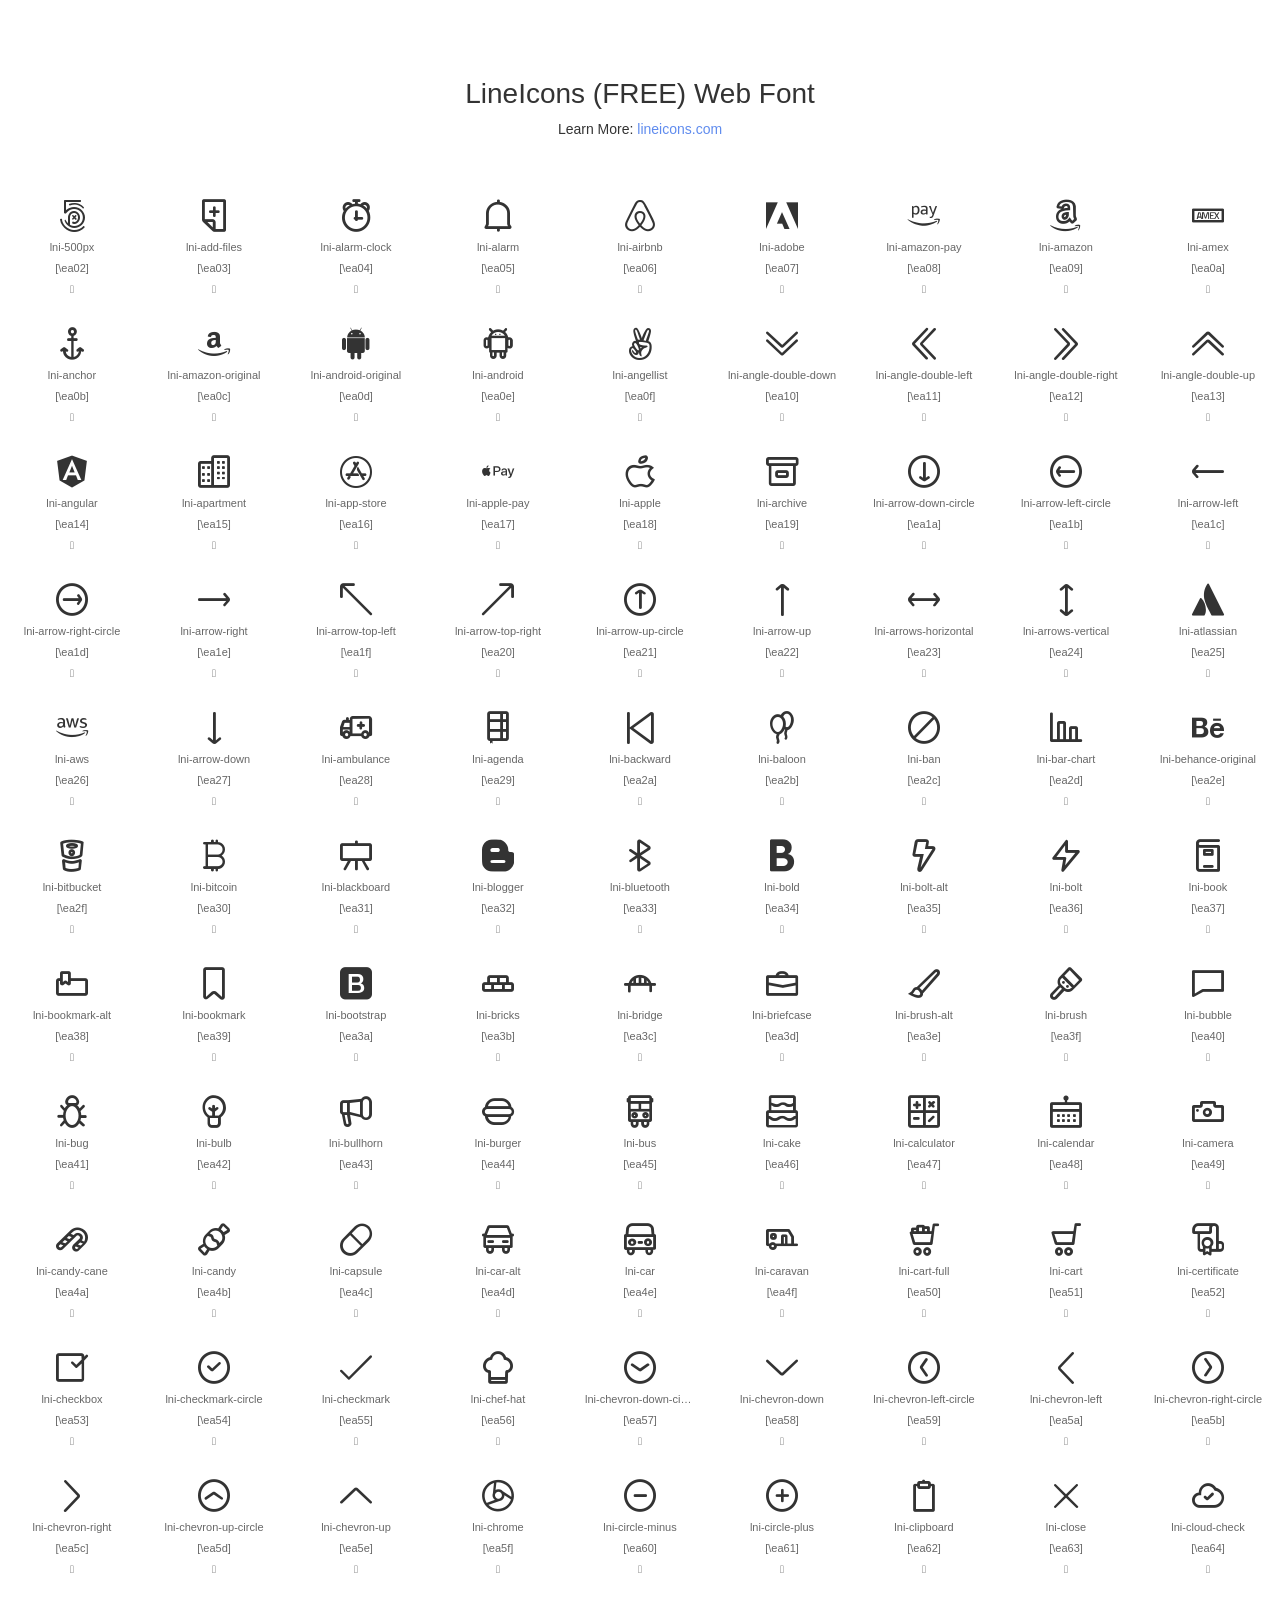
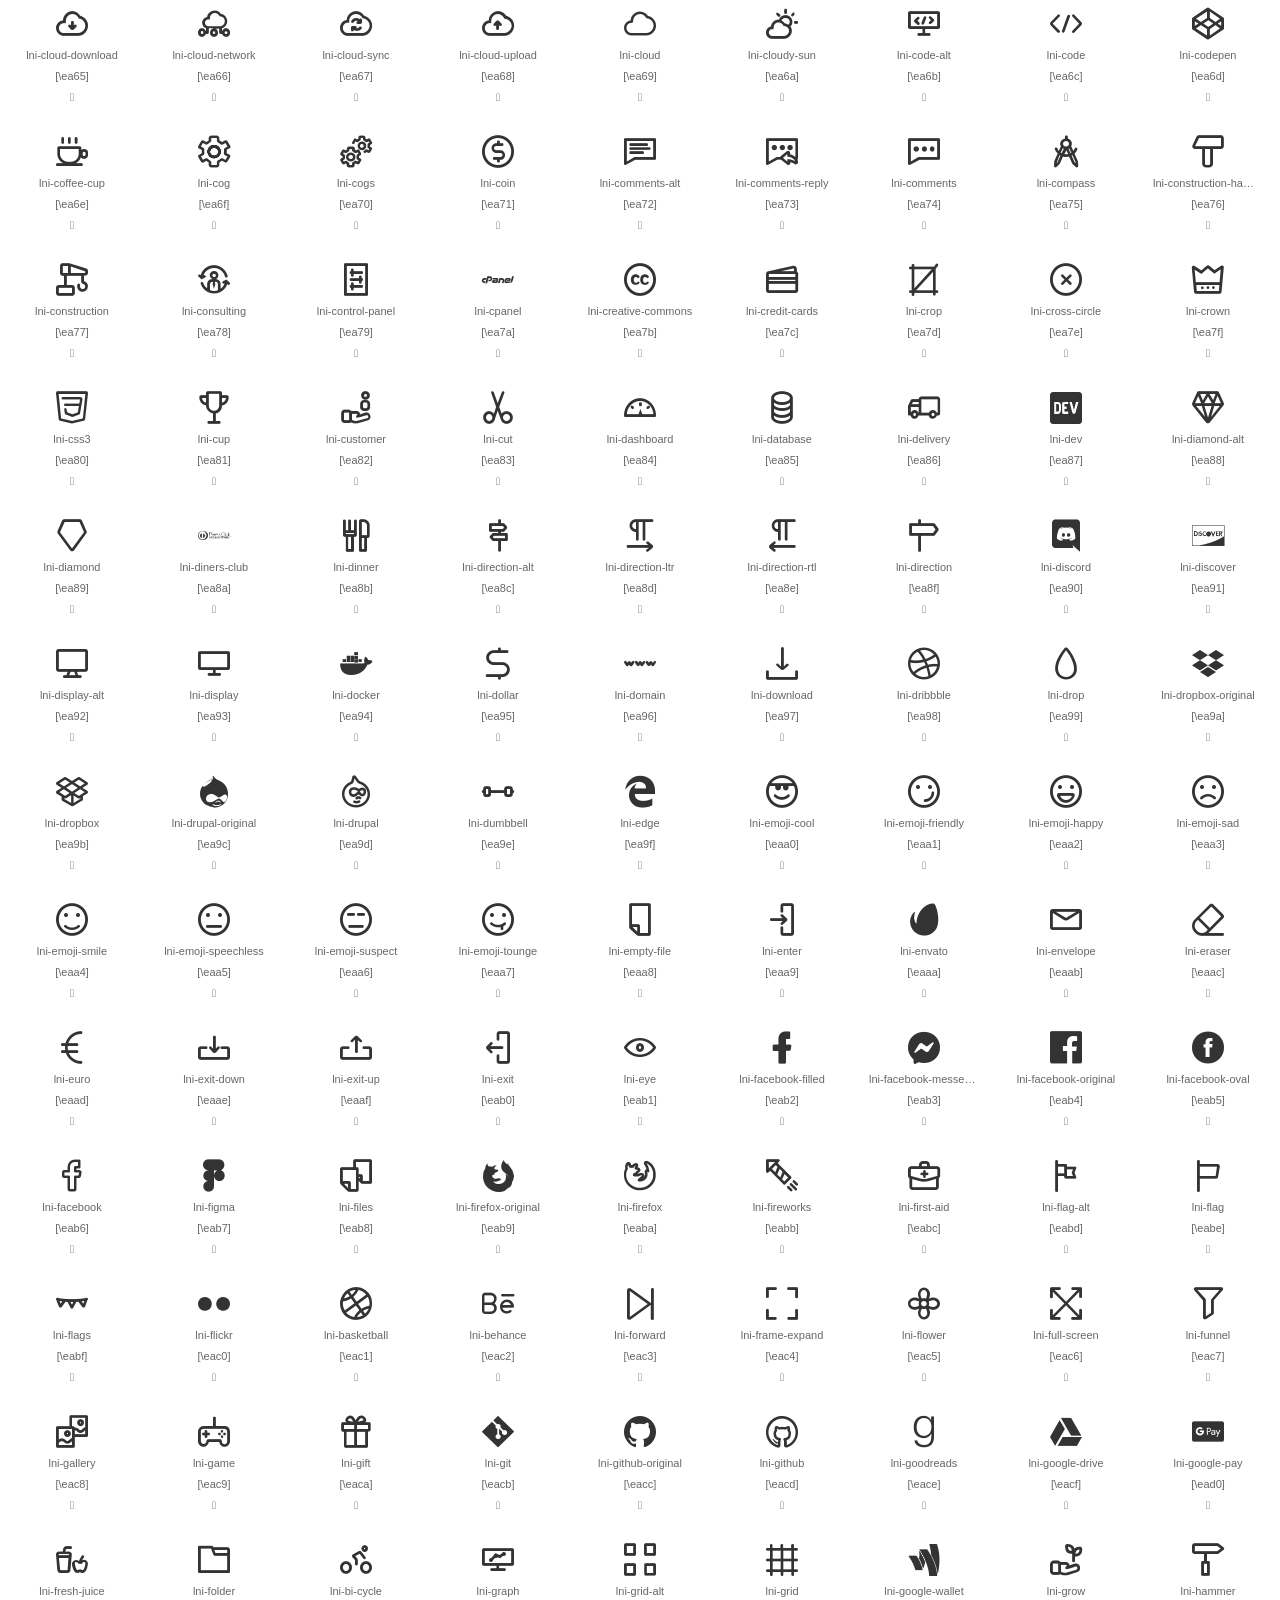
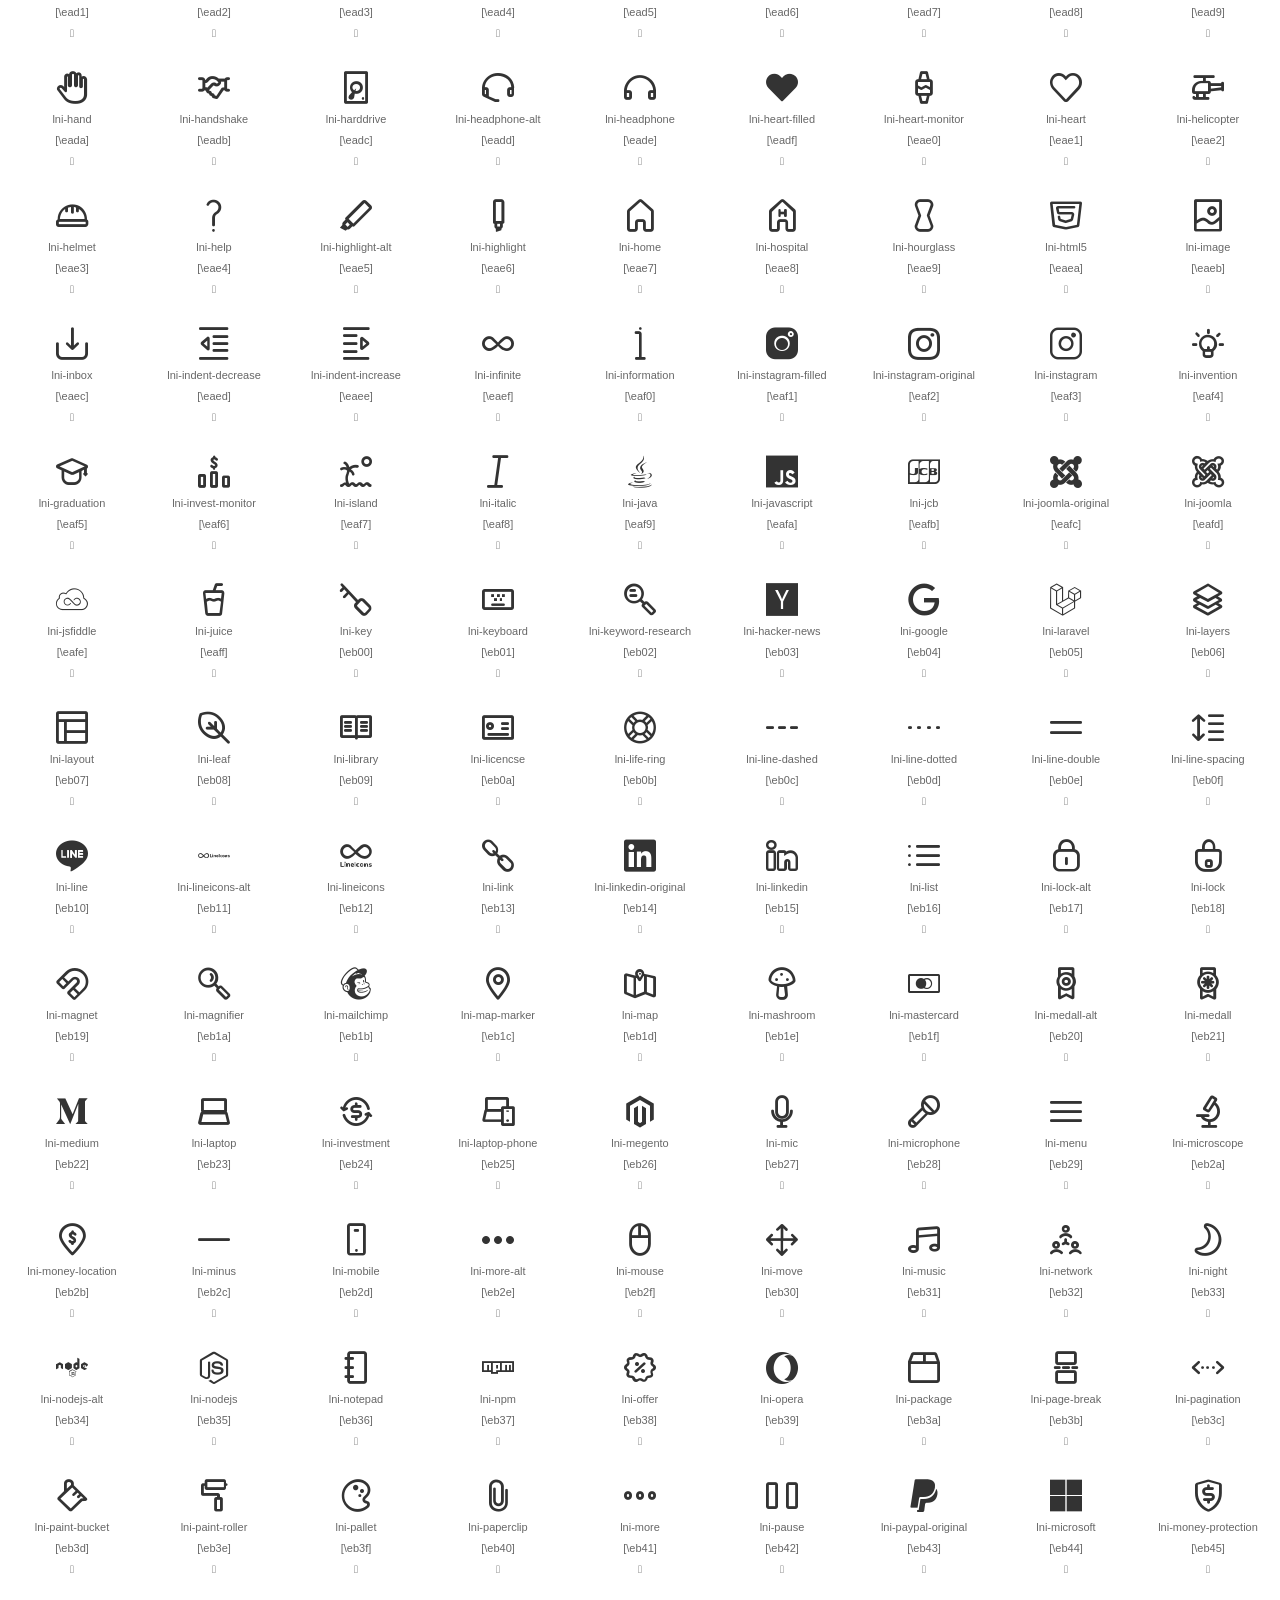
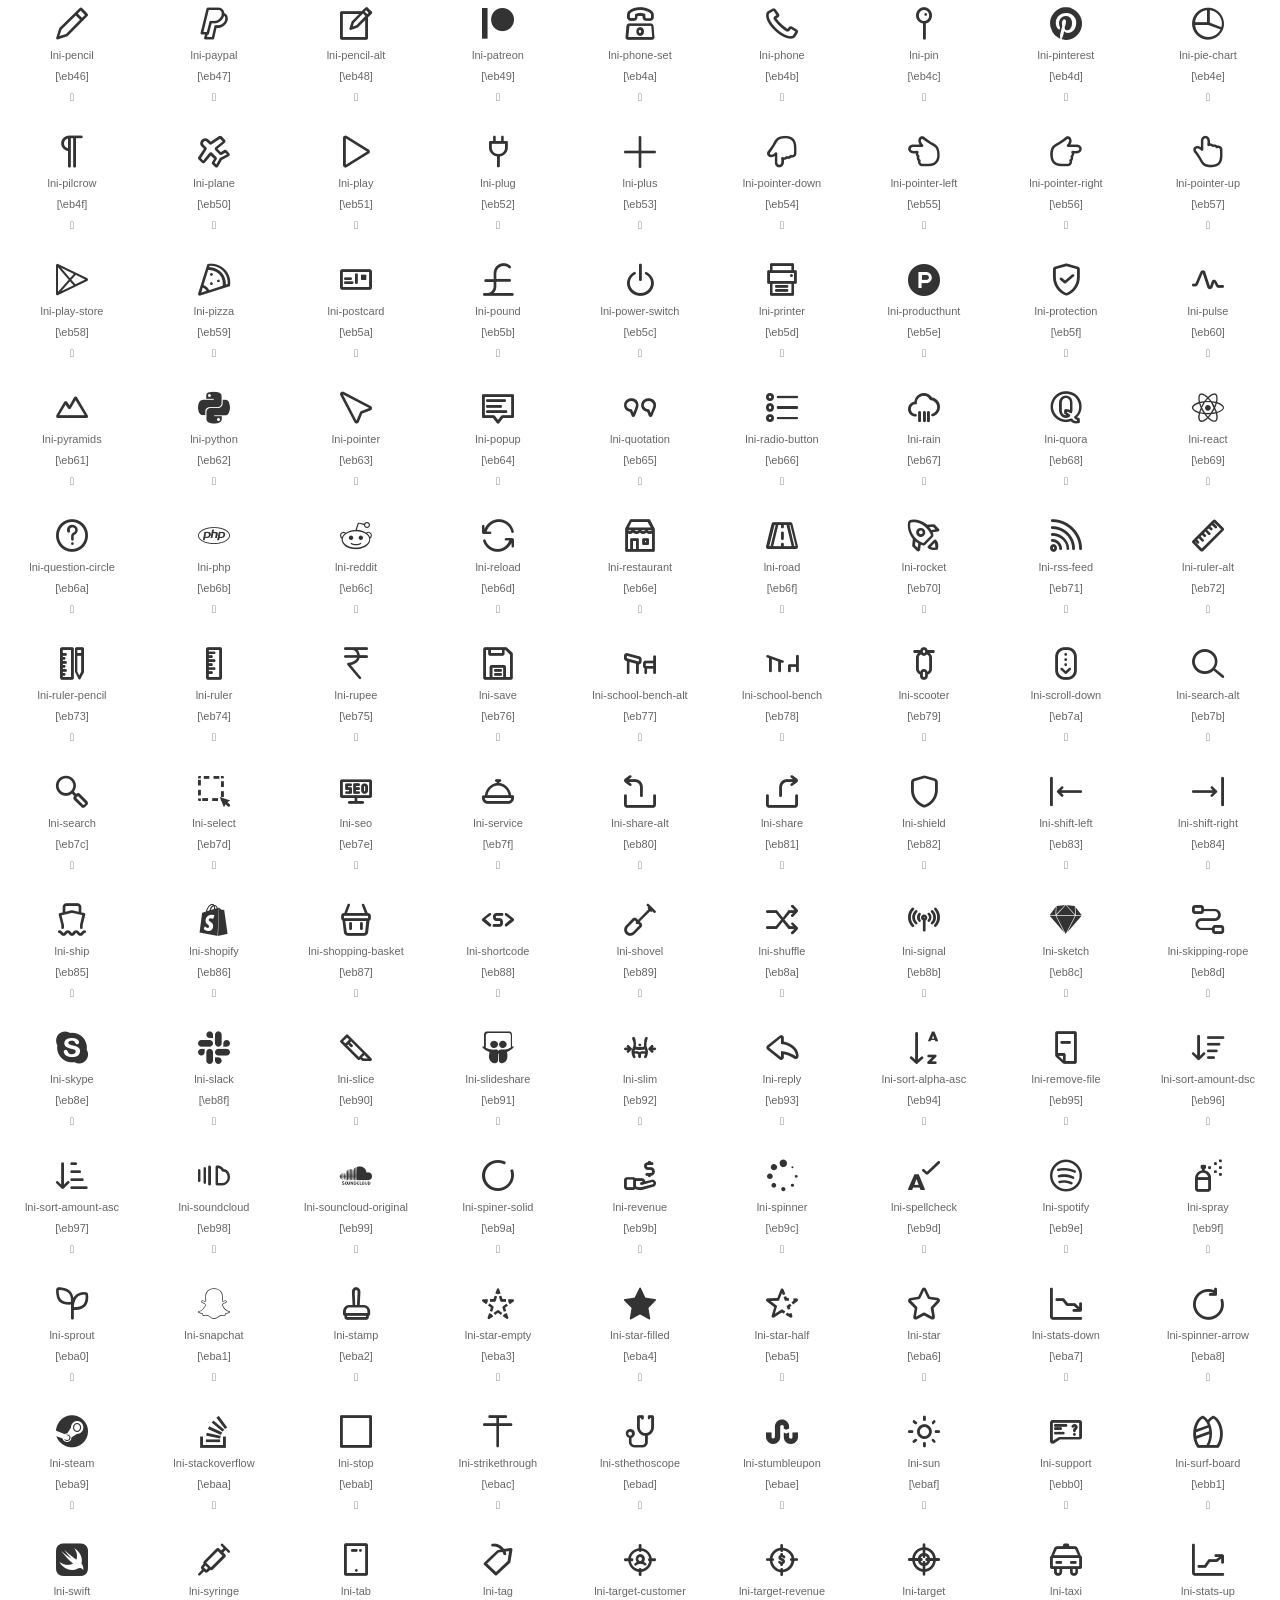
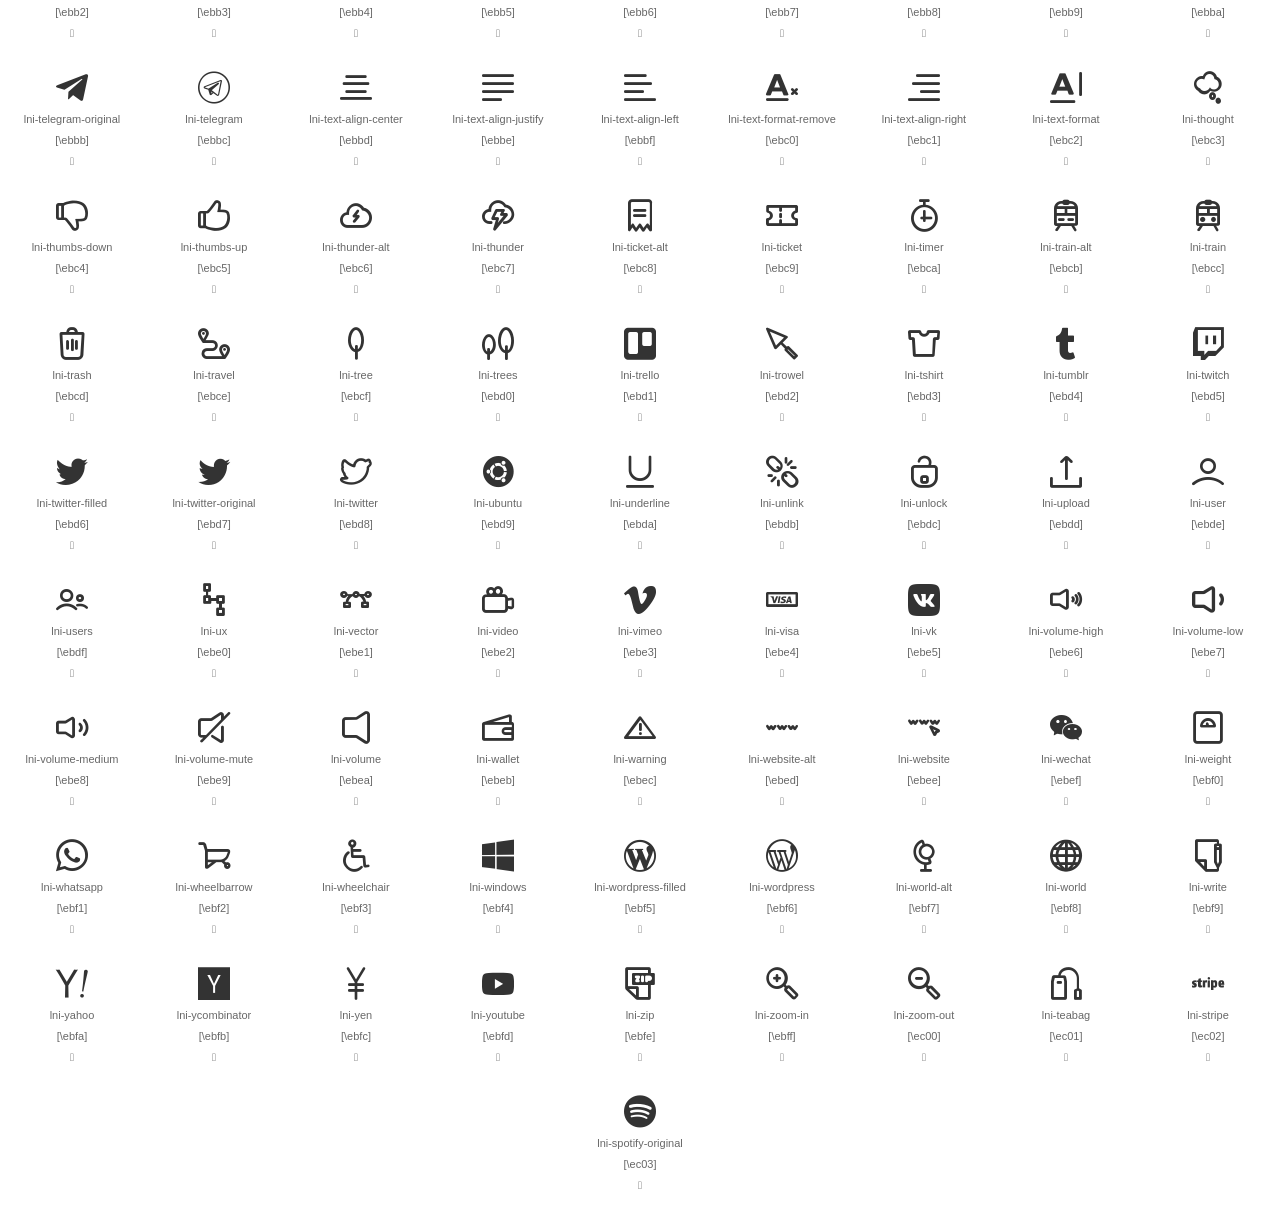
<file: assets/webfont/demo.html>
<!doctype html>
<html lang="en">
<head>
	<meta charset="UTF-8">
	<meta name="viewport" content="width=device-width, initial-scale=1">
    <link rel="stylesheet" href="demo/css/reset.css"> <!-- CSS reset -->
    <link rel="stylesheet" href="demo/css/LineIcons.css">
	<link rel="shortcut icon" href="demo/favicon.png">
	<title>LineIcons Web Font</title>
</head>
<body>
	<header>
		<h1>LineIcons (FREE) Web Font</h1>
		<p>Learn More: <a href="https://lineicons.com">lineicons.com</a></p>
	</header>

	<div id="icons-wrapper">
		<section>
			<ul>
                
                    <li>
                        <i class="lni lni-500px"></i>
                        <p>lni-500px</p>
                    </li>
                
                    <li>
                        <i class="lni lni-add-files"></i>
                        <p>lni-add-files</p>
                    </li>
                
                    <li>
                        <i class="lni lni-alarm-clock"></i>
                        <p>lni-alarm-clock</p>
                    </li>
                
                    <li>
                        <i class="lni lni-alarm"></i>
                        <p>lni-alarm</p>
                    </li>
                
                    <li>
                        <i class="lni lni-airbnb"></i>
                        <p>lni-airbnb</p>
                    </li>
                
                    <li>
                        <i class="lni lni-adobe"></i>
                        <p>lni-adobe</p>
                    </li>
                
                    <li>
                        <i class="lni lni-amazon-pay"></i>
                        <p>lni-amazon-pay</p>
                    </li>
                
                    <li>
                        <i class="lni lni-amazon"></i>
                        <p>lni-amazon</p>
                    </li>
                
                    <li>
                        <i class="lni lni-amex"></i>
                        <p>lni-amex</p>
                    </li>
                
                    <li>
                        <i class="lni lni-anchor"></i>
                        <p>lni-anchor</p>
                    </li>
                
                    <li>
                        <i class="lni lni-amazon-original"></i>
                        <p>lni-amazon-original</p>
                    </li>
                
                    <li>
                        <i class="lni lni-android-original"></i>
                        <p>lni-android-original</p>
                    </li>
                
                    <li>
                        <i class="lni lni-android"></i>
                        <p>lni-android</p>
                    </li>
                
                    <li>
                        <i class="lni lni-angellist"></i>
                        <p>lni-angellist</p>
                    </li>
                
                    <li>
                        <i class="lni lni-angle-double-down"></i>
                        <p>lni-angle-double-down</p>
                    </li>
                
                    <li>
                        <i class="lni lni-angle-double-left"></i>
                        <p>lni-angle-double-left</p>
                    </li>
                
                    <li>
                        <i class="lni lni-angle-double-right"></i>
                        <p>lni-angle-double-right</p>
                    </li>
                
                    <li>
                        <i class="lni lni-angle-double-up"></i>
                        <p>lni-angle-double-up</p>
                    </li>
                
                    <li>
                        <i class="lni lni-angular"></i>
                        <p>lni-angular</p>
                    </li>
                
                    <li>
                        <i class="lni lni-apartment"></i>
                        <p>lni-apartment</p>
                    </li>
                
                    <li>
                        <i class="lni lni-app-store"></i>
                        <p>lni-app-store</p>
                    </li>
                
                    <li>
                        <i class="lni lni-apple-pay"></i>
                        <p>lni-apple-pay</p>
                    </li>
                
                    <li>
                        <i class="lni lni-apple"></i>
                        <p>lni-apple</p>
                    </li>
                
                    <li>
                        <i class="lni lni-archive"></i>
                        <p>lni-archive</p>
                    </li>
                
                    <li>
                        <i class="lni lni-arrow-down-circle"></i>
                        <p>lni-arrow-down-circle</p>
                    </li>
                
                    <li>
                        <i class="lni lni-arrow-left-circle"></i>
                        <p>lni-arrow-left-circle</p>
                    </li>
                
                    <li>
                        <i class="lni lni-arrow-left"></i>
                        <p>lni-arrow-left</p>
                    </li>
                
                    <li>
                        <i class="lni lni-arrow-right-circle"></i>
                        <p>lni-arrow-right-circle</p>
                    </li>
                
                    <li>
                        <i class="lni lni-arrow-right"></i>
                        <p>lni-arrow-right</p>
                    </li>
                
                    <li>
                        <i class="lni lni-arrow-top-left"></i>
                        <p>lni-arrow-top-left</p>
                    </li>
                
                    <li>
                        <i class="lni lni-arrow-top-right"></i>
                        <p>lni-arrow-top-right</p>
                    </li>
                
                    <li>
                        <i class="lni lni-arrow-up-circle"></i>
                        <p>lni-arrow-up-circle</p>
                    </li>
                
                    <li>
                        <i class="lni lni-arrow-up"></i>
                        <p>lni-arrow-up</p>
                    </li>
                
                    <li>
                        <i class="lni lni-arrows-horizontal"></i>
                        <p>lni-arrows-horizontal</p>
                    </li>
                
                    <li>
                        <i class="lni lni-arrows-vertical"></i>
                        <p>lni-arrows-vertical</p>
                    </li>
                
                    <li>
                        <i class="lni lni-atlassian"></i>
                        <p>lni-atlassian</p>
                    </li>
                
                    <li>
                        <i class="lni lni-aws"></i>
                        <p>lni-aws</p>
                    </li>
                
                    <li>
                        <i class="lni lni-arrow-down"></i>
                        <p>lni-arrow-down</p>
                    </li>
                
                    <li>
                        <i class="lni lni-ambulance"></i>
                        <p>lni-ambulance</p>
                    </li>
                
                    <li>
                        <i class="lni lni-agenda"></i>
                        <p>lni-agenda</p>
                    </li>
                
                    <li>
                        <i class="lni lni-backward"></i>
                        <p>lni-backward</p>
                    </li>
                
                    <li>
                        <i class="lni lni-baloon"></i>
                        <p>lni-baloon</p>
                    </li>
                
                    <li>
                        <i class="lni lni-ban"></i>
                        <p>lni-ban</p>
                    </li>
                
                    <li>
                        <i class="lni lni-bar-chart"></i>
                        <p>lni-bar-chart</p>
                    </li>
                
                    <li>
                        <i class="lni lni-behance-original"></i>
                        <p>lni-behance-original</p>
                    </li>
                
                    <li>
                        <i class="lni lni-bitbucket"></i>
                        <p>lni-bitbucket</p>
                    </li>
                
                    <li>
                        <i class="lni lni-bitcoin"></i>
                        <p>lni-bitcoin</p>
                    </li>
                
                    <li>
                        <i class="lni lni-blackboard"></i>
                        <p>lni-blackboard</p>
                    </li>
                
                    <li>
                        <i class="lni lni-blogger"></i>
                        <p>lni-blogger</p>
                    </li>
                
                    <li>
                        <i class="lni lni-bluetooth"></i>
                        <p>lni-bluetooth</p>
                    </li>
                
                    <li>
                        <i class="lni lni-bold"></i>
                        <p>lni-bold</p>
                    </li>
                
                    <li>
                        <i class="lni lni-bolt-alt"></i>
                        <p>lni-bolt-alt</p>
                    </li>
                
                    <li>
                        <i class="lni lni-bolt"></i>
                        <p>lni-bolt</p>
                    </li>
                
                    <li>
                        <i class="lni lni-book"></i>
                        <p>lni-book</p>
                    </li>
                
                    <li>
                        <i class="lni lni-bookmark-alt"></i>
                        <p>lni-bookmark-alt</p>
                    </li>
                
                    <li>
                        <i class="lni lni-bookmark"></i>
                        <p>lni-bookmark</p>
                    </li>
                
                    <li>
                        <i class="lni lni-bootstrap"></i>
                        <p>lni-bootstrap</p>
                    </li>
                
                    <li>
                        <i class="lni lni-bricks"></i>
                        <p>lni-bricks</p>
                    </li>
                
                    <li>
                        <i class="lni lni-bridge"></i>
                        <p>lni-bridge</p>
                    </li>
                
                    <li>
                        <i class="lni lni-briefcase"></i>
                        <p>lni-briefcase</p>
                    </li>
                
                    <li>
                        <i class="lni lni-brush-alt"></i>
                        <p>lni-brush-alt</p>
                    </li>
                
                    <li>
                        <i class="lni lni-brush"></i>
                        <p>lni-brush</p>
                    </li>
                
                    <li>
                        <i class="lni lni-bubble"></i>
                        <p>lni-bubble</p>
                    </li>
                
                    <li>
                        <i class="lni lni-bug"></i>
                        <p>lni-bug</p>
                    </li>
                
                    <li>
                        <i class="lni lni-bulb"></i>
                        <p>lni-bulb</p>
                    </li>
                
                    <li>
                        <i class="lni lni-bullhorn"></i>
                        <p>lni-bullhorn</p>
                    </li>
                
                    <li>
                        <i class="lni lni-burger"></i>
                        <p>lni-burger</p>
                    </li>
                
                    <li>
                        <i class="lni lni-bus"></i>
                        <p>lni-bus</p>
                    </li>
                
                    <li>
                        <i class="lni lni-cake"></i>
                        <p>lni-cake</p>
                    </li>
                
                    <li>
                        <i class="lni lni-calculator"></i>
                        <p>lni-calculator</p>
                    </li>
                
                    <li>
                        <i class="lni lni-calendar"></i>
                        <p>lni-calendar</p>
                    </li>
                
                    <li>
                        <i class="lni lni-camera"></i>
                        <p>lni-camera</p>
                    </li>
                
                    <li>
                        <i class="lni lni-candy-cane"></i>
                        <p>lni-candy-cane</p>
                    </li>
                
                    <li>
                        <i class="lni lni-candy"></i>
                        <p>lni-candy</p>
                    </li>
                
                    <li>
                        <i class="lni lni-capsule"></i>
                        <p>lni-capsule</p>
                    </li>
                
                    <li>
                        <i class="lni lni-car-alt"></i>
                        <p>lni-car-alt</p>
                    </li>
                
                    <li>
                        <i class="lni lni-car"></i>
                        <p>lni-car</p>
                    </li>
                
                    <li>
                        <i class="lni lni-caravan"></i>
                        <p>lni-caravan</p>
                    </li>
                
                    <li>
                        <i class="lni lni-cart-full"></i>
                        <p>lni-cart-full</p>
                    </li>
                
                    <li>
                        <i class="lni lni-cart"></i>
                        <p>lni-cart</p>
                    </li>
                
                    <li>
                        <i class="lni lni-certificate"></i>
                        <p>lni-certificate</p>
                    </li>
                
                    <li>
                        <i class="lni lni-checkbox"></i>
                        <p>lni-checkbox</p>
                    </li>
                
                    <li>
                        <i class="lni lni-checkmark-circle"></i>
                        <p>lni-checkmark-circle</p>
                    </li>
                
                    <li>
                        <i class="lni lni-checkmark"></i>
                        <p>lni-checkmark</p>
                    </li>
                
                    <li>
                        <i class="lni lni-chef-hat"></i>
                        <p>lni-chef-hat</p>
                    </li>
                
                    <li>
                        <i class="lni lni-chevron-down-circle"></i>
                        <p>lni-chevron-down-circle</p>
                    </li>
                
                    <li>
                        <i class="lni lni-chevron-down"></i>
                        <p>lni-chevron-down</p>
                    </li>
                
                    <li>
                        <i class="lni lni-chevron-left-circle"></i>
                        <p>lni-chevron-left-circle</p>
                    </li>
                
                    <li>
                        <i class="lni lni-chevron-left"></i>
                        <p>lni-chevron-left</p>
                    </li>
                
                    <li>
                        <i class="lni lni-chevron-right-circle"></i>
                        <p>lni-chevron-right-circle</p>
                    </li>
                
                    <li>
                        <i class="lni lni-chevron-right"></i>
                        <p>lni-chevron-right</p>
                    </li>
                
                    <li>
                        <i class="lni lni-chevron-up-circle"></i>
                        <p>lni-chevron-up-circle</p>
                    </li>
                
                    <li>
                        <i class="lni lni-chevron-up"></i>
                        <p>lni-chevron-up</p>
                    </li>
                
                    <li>
                        <i class="lni lni-chrome"></i>
                        <p>lni-chrome</p>
                    </li>
                
                    <li>
                        <i class="lni lni-circle-minus"></i>
                        <p>lni-circle-minus</p>
                    </li>
                
                    <li>
                        <i class="lni lni-circle-plus"></i>
                        <p>lni-circle-plus</p>
                    </li>
                
                    <li>
                        <i class="lni lni-clipboard"></i>
                        <p>lni-clipboard</p>
                    </li>
                
                    <li>
                        <i class="lni lni-close"></i>
                        <p>lni-close</p>
                    </li>
                
                    <li>
                        <i class="lni lni-cloud-check"></i>
                        <p>lni-cloud-check</p>
                    </li>
                
                    <li>
                        <i class="lni lni-cloud-download"></i>
                        <p>lni-cloud-download</p>
                    </li>
                
                    <li>
                        <i class="lni lni-cloud-network"></i>
                        <p>lni-cloud-network</p>
                    </li>
                
                    <li>
                        <i class="lni lni-cloud-sync"></i>
                        <p>lni-cloud-sync</p>
                    </li>
                
                    <li>
                        <i class="lni lni-cloud-upload"></i>
                        <p>lni-cloud-upload</p>
                    </li>
                
                    <li>
                        <i class="lni lni-cloud"></i>
                        <p>lni-cloud</p>
                    </li>
                
                    <li>
                        <i class="lni lni-cloudy-sun"></i>
                        <p>lni-cloudy-sun</p>
                    </li>
                
                    <li>
                        <i class="lni lni-code-alt"></i>
                        <p>lni-code-alt</p>
                    </li>
                
                    <li>
                        <i class="lni lni-code"></i>
                        <p>lni-code</p>
                    </li>
                
                    <li>
                        <i class="lni lni-codepen"></i>
                        <p>lni-codepen</p>
                    </li>
                
                    <li>
                        <i class="lni lni-coffee-cup"></i>
                        <p>lni-coffee-cup</p>
                    </li>
                
                    <li>
                        <i class="lni lni-cog"></i>
                        <p>lni-cog</p>
                    </li>
                
                    <li>
                        <i class="lni lni-cogs"></i>
                        <p>lni-cogs</p>
                    </li>
                
                    <li>
                        <i class="lni lni-coin"></i>
                        <p>lni-coin</p>
                    </li>
                
                    <li>
                        <i class="lni lni-comments-alt"></i>
                        <p>lni-comments-alt</p>
                    </li>
                
                    <li>
                        <i class="lni lni-comments-reply"></i>
                        <p>lni-comments-reply</p>
                    </li>
                
                    <li>
                        <i class="lni lni-comments"></i>
                        <p>lni-comments</p>
                    </li>
                
                    <li>
                        <i class="lni lni-compass"></i>
                        <p>lni-compass</p>
                    </li>
                
                    <li>
                        <i class="lni lni-construction-hammer"></i>
                        <p>lni-construction-hammer</p>
                    </li>
                
                    <li>
                        <i class="lni lni-construction"></i>
                        <p>lni-construction</p>
                    </li>
                
                    <li>
                        <i class="lni lni-consulting"></i>
                        <p>lni-consulting</p>
                    </li>
                
                    <li>
                        <i class="lni lni-control-panel"></i>
                        <p>lni-control-panel</p>
                    </li>
                
                    <li>
                        <i class="lni lni-cpanel"></i>
                        <p>lni-cpanel</p>
                    </li>
                
                    <li>
                        <i class="lni lni-creative-commons"></i>
                        <p>lni-creative-commons</p>
                    </li>
                
                    <li>
                        <i class="lni lni-credit-cards"></i>
                        <p>lni-credit-cards</p>
                    </li>
                
                    <li>
                        <i class="lni lni-crop"></i>
                        <p>lni-crop</p>
                    </li>
                
                    <li>
                        <i class="lni lni-cross-circle"></i>
                        <p>lni-cross-circle</p>
                    </li>
                
                    <li>
                        <i class="lni lni-crown"></i>
                        <p>lni-crown</p>
                    </li>
                
                    <li>
                        <i class="lni lni-css3"></i>
                        <p>lni-css3</p>
                    </li>
                
                    <li>
                        <i class="lni lni-cup"></i>
                        <p>lni-cup</p>
                    </li>
                
                    <li>
                        <i class="lni lni-customer"></i>
                        <p>lni-customer</p>
                    </li>
                
                    <li>
                        <i class="lni lni-cut"></i>
                        <p>lni-cut</p>
                    </li>
                
                    <li>
                        <i class="lni lni-dashboard"></i>
                        <p>lni-dashboard</p>
                    </li>
                
                    <li>
                        <i class="lni lni-database"></i>
                        <p>lni-database</p>
                    </li>
                
                    <li>
                        <i class="lni lni-delivery"></i>
                        <p>lni-delivery</p>
                    </li>
                
                    <li>
                        <i class="lni lni-dev"></i>
                        <p>lni-dev</p>
                    </li>
                
                    <li>
                        <i class="lni lni-diamond-alt"></i>
                        <p>lni-diamond-alt</p>
                    </li>
                
                    <li>
                        <i class="lni lni-diamond"></i>
                        <p>lni-diamond</p>
                    </li>
                
                    <li>
                        <i class="lni lni-diners-club"></i>
                        <p>lni-diners-club</p>
                    </li>
                
                    <li>
                        <i class="lni lni-dinner"></i>
                        <p>lni-dinner</p>
                    </li>
                
                    <li>
                        <i class="lni lni-direction-alt"></i>
                        <p>lni-direction-alt</p>
                    </li>
                
                    <li>
                        <i class="lni lni-direction-ltr"></i>
                        <p>lni-direction-ltr</p>
                    </li>
                
                    <li>
                        <i class="lni lni-direction-rtl"></i>
                        <p>lni-direction-rtl</p>
                    </li>
                
                    <li>
                        <i class="lni lni-direction"></i>
                        <p>lni-direction</p>
                    </li>
                
                    <li>
                        <i class="lni lni-discord"></i>
                        <p>lni-discord</p>
                    </li>
                
                    <li>
                        <i class="lni lni-discover"></i>
                        <p>lni-discover</p>
                    </li>
                
                    <li>
                        <i class="lni lni-display-alt"></i>
                        <p>lni-display-alt</p>
                    </li>
                
                    <li>
                        <i class="lni lni-display"></i>
                        <p>lni-display</p>
                    </li>
                
                    <li>
                        <i class="lni lni-docker"></i>
                        <p>lni-docker</p>
                    </li>
                
                    <li>
                        <i class="lni lni-dollar"></i>
                        <p>lni-dollar</p>
                    </li>
                
                    <li>
                        <i class="lni lni-domain"></i>
                        <p>lni-domain</p>
                    </li>
                
                    <li>
                        <i class="lni lni-download"></i>
                        <p>lni-download</p>
                    </li>
                
                    <li>
                        <i class="lni lni-dribbble"></i>
                        <p>lni-dribbble</p>
                    </li>
                
                    <li>
                        <i class="lni lni-drop"></i>
                        <p>lni-drop</p>
                    </li>
                
                    <li>
                        <i class="lni lni-dropbox-original"></i>
                        <p>lni-dropbox-original</p>
                    </li>
                
                    <li>
                        <i class="lni lni-dropbox"></i>
                        <p>lni-dropbox</p>
                    </li>
                
                    <li>
                        <i class="lni lni-drupal-original"></i>
                        <p>lni-drupal-original</p>
                    </li>
                
                    <li>
                        <i class="lni lni-drupal"></i>
                        <p>lni-drupal</p>
                    </li>
                
                    <li>
                        <i class="lni lni-dumbbell"></i>
                        <p>lni-dumbbell</p>
                    </li>
                
                    <li>
                        <i class="lni lni-edge"></i>
                        <p>lni-edge</p>
                    </li>
                
                    <li>
                        <i class="lni lni-emoji-cool"></i>
                        <p>lni-emoji-cool</p>
                    </li>
                
                    <li>
                        <i class="lni lni-emoji-friendly"></i>
                        <p>lni-emoji-friendly</p>
                    </li>
                
                    <li>
                        <i class="lni lni-emoji-happy"></i>
                        <p>lni-emoji-happy</p>
                    </li>
                
                    <li>
                        <i class="lni lni-emoji-sad"></i>
                        <p>lni-emoji-sad</p>
                    </li>
                
                    <li>
                        <i class="lni lni-emoji-smile"></i>
                        <p>lni-emoji-smile</p>
                    </li>
                
                    <li>
                        <i class="lni lni-emoji-speechless"></i>
                        <p>lni-emoji-speechless</p>
                    </li>
                
                    <li>
                        <i class="lni lni-emoji-suspect"></i>
                        <p>lni-emoji-suspect</p>
                    </li>
                
                    <li>
                        <i class="lni lni-emoji-tounge"></i>
                        <p>lni-emoji-tounge</p>
                    </li>
                
                    <li>
                        <i class="lni lni-empty-file"></i>
                        <p>lni-empty-file</p>
                    </li>
                
                    <li>
                        <i class="lni lni-enter"></i>
                        <p>lni-enter</p>
                    </li>
                
                    <li>
                        <i class="lni lni-envato"></i>
                        <p>lni-envato</p>
                    </li>
                
                    <li>
                        <i class="lni lni-envelope"></i>
                        <p>lni-envelope</p>
                    </li>
                
                    <li>
                        <i class="lni lni-eraser"></i>
                        <p>lni-eraser</p>
                    </li>
                
                    <li>
                        <i class="lni lni-euro"></i>
                        <p>lni-euro</p>
                    </li>
                
                    <li>
                        <i class="lni lni-exit-down"></i>
                        <p>lni-exit-down</p>
                    </li>
                
                    <li>
                        <i class="lni lni-exit-up"></i>
                        <p>lni-exit-up</p>
                    </li>
                
                    <li>
                        <i class="lni lni-exit"></i>
                        <p>lni-exit</p>
                    </li>
                
                    <li>
                        <i class="lni lni-eye"></i>
                        <p>lni-eye</p>
                    </li>
                
                    <li>
                        <i class="lni lni-facebook-filled"></i>
                        <p>lni-facebook-filled</p>
                    </li>
                
                    <li>
                        <i class="lni lni-facebook-messenger"></i>
                        <p>lni-facebook-messenger</p>
                    </li>
                
                    <li>
                        <i class="lni lni-facebook-original"></i>
                        <p>lni-facebook-original</p>
                    </li>
                
                    <li>
                        <i class="lni lni-facebook-oval"></i>
                        <p>lni-facebook-oval</p>
                    </li>
                
                    <li>
                        <i class="lni lni-facebook"></i>
                        <p>lni-facebook</p>
                    </li>
                
                    <li>
                        <i class="lni lni-figma"></i>
                        <p>lni-figma</p>
                    </li>
                
                    <li>
                        <i class="lni lni-files"></i>
                        <p>lni-files</p>
                    </li>
                
                    <li>
                        <i class="lni lni-firefox-original"></i>
                        <p>lni-firefox-original</p>
                    </li>
                
                    <li>
                        <i class="lni lni-firefox"></i>
                        <p>lni-firefox</p>
                    </li>
                
                    <li>
                        <i class="lni lni-fireworks"></i>
                        <p>lni-fireworks</p>
                    </li>
                
                    <li>
                        <i class="lni lni-first-aid"></i>
                        <p>lni-first-aid</p>
                    </li>
                
                    <li>
                        <i class="lni lni-flag-alt"></i>
                        <p>lni-flag-alt</p>
                    </li>
                
                    <li>
                        <i class="lni lni-flag"></i>
                        <p>lni-flag</p>
                    </li>
                
                    <li>
                        <i class="lni lni-flags"></i>
                        <p>lni-flags</p>
                    </li>
                
                    <li>
                        <i class="lni lni-flickr"></i>
                        <p>lni-flickr</p>
                    </li>
                
                    <li>
                        <i class="lni lni-basketball"></i>
                        <p>lni-basketball</p>
                    </li>
                
                    <li>
                        <i class="lni lni-behance"></i>
                        <p>lni-behance</p>
                    </li>
                
                    <li>
                        <i class="lni lni-forward"></i>
                        <p>lni-forward</p>
                    </li>
                
                    <li>
                        <i class="lni lni-frame-expand"></i>
                        <p>lni-frame-expand</p>
                    </li>
                
                    <li>
                        <i class="lni lni-flower"></i>
                        <p>lni-flower</p>
                    </li>
                
                    <li>
                        <i class="lni lni-full-screen"></i>
                        <p>lni-full-screen</p>
                    </li>
                
                    <li>
                        <i class="lni lni-funnel"></i>
                        <p>lni-funnel</p>
                    </li>
                
                    <li>
                        <i class="lni lni-gallery"></i>
                        <p>lni-gallery</p>
                    </li>
                
                    <li>
                        <i class="lni lni-game"></i>
                        <p>lni-game</p>
                    </li>
                
                    <li>
                        <i class="lni lni-gift"></i>
                        <p>lni-gift</p>
                    </li>
                
                    <li>
                        <i class="lni lni-git"></i>
                        <p>lni-git</p>
                    </li>
                
                    <li>
                        <i class="lni lni-github-original"></i>
                        <p>lni-github-original</p>
                    </li>
                
                    <li>
                        <i class="lni lni-github"></i>
                        <p>lni-github</p>
                    </li>
                
                    <li>
                        <i class="lni lni-goodreads"></i>
                        <p>lni-goodreads</p>
                    </li>
                
                    <li>
                        <i class="lni lni-google-drive"></i>
                        <p>lni-google-drive</p>
                    </li>
                
                    <li>
                        <i class="lni lni-google-pay"></i>
                        <p>lni-google-pay</p>
                    </li>
                
                    <li>
                        <i class="lni lni-fresh-juice"></i>
                        <p>lni-fresh-juice</p>
                    </li>
                
                    <li>
                        <i class="lni lni-folder"></i>
                        <p>lni-folder</p>
                    </li>
                
                    <li>
                        <i class="lni lni-bi-cycle"></i>
                        <p>lni-bi-cycle</p>
                    </li>
                
                    <li>
                        <i class="lni lni-graph"></i>
                        <p>lni-graph</p>
                    </li>
                
                    <li>
                        <i class="lni lni-grid-alt"></i>
                        <p>lni-grid-alt</p>
                    </li>
                
                    <li>
                        <i class="lni lni-grid"></i>
                        <p>lni-grid</p>
                    </li>
                
                    <li>
                        <i class="lni lni-google-wallet"></i>
                        <p>lni-google-wallet</p>
                    </li>
                
                    <li>
                        <i class="lni lni-grow"></i>
                        <p>lni-grow</p>
                    </li>
                
                    <li>
                        <i class="lni lni-hammer"></i>
                        <p>lni-hammer</p>
                    </li>
                
                    <li>
                        <i class="lni lni-hand"></i>
                        <p>lni-hand</p>
                    </li>
                
                    <li>
                        <i class="lni lni-handshake"></i>
                        <p>lni-handshake</p>
                    </li>
                
                    <li>
                        <i class="lni lni-harddrive"></i>
                        <p>lni-harddrive</p>
                    </li>
                
                    <li>
                        <i class="lni lni-headphone-alt"></i>
                        <p>lni-headphone-alt</p>
                    </li>
                
                    <li>
                        <i class="lni lni-headphone"></i>
                        <p>lni-headphone</p>
                    </li>
                
                    <li>
                        <i class="lni lni-heart-filled"></i>
                        <p>lni-heart-filled</p>
                    </li>
                
                    <li>
                        <i class="lni lni-heart-monitor"></i>
                        <p>lni-heart-monitor</p>
                    </li>
                
                    <li>
                        <i class="lni lni-heart"></i>
                        <p>lni-heart</p>
                    </li>
                
                    <li>
                        <i class="lni lni-helicopter"></i>
                        <p>lni-helicopter</p>
                    </li>
                
                    <li>
                        <i class="lni lni-helmet"></i>
                        <p>lni-helmet</p>
                    </li>
                
                    <li>
                        <i class="lni lni-help"></i>
                        <p>lni-help</p>
                    </li>
                
                    <li>
                        <i class="lni lni-highlight-alt"></i>
                        <p>lni-highlight-alt</p>
                    </li>
                
                    <li>
                        <i class="lni lni-highlight"></i>
                        <p>lni-highlight</p>
                    </li>
                
                    <li>
                        <i class="lni lni-home"></i>
                        <p>lni-home</p>
                    </li>
                
                    <li>
                        <i class="lni lni-hospital"></i>
                        <p>lni-hospital</p>
                    </li>
                
                    <li>
                        <i class="lni lni-hourglass"></i>
                        <p>lni-hourglass</p>
                    </li>
                
                    <li>
                        <i class="lni lni-html5"></i>
                        <p>lni-html5</p>
                    </li>
                
                    <li>
                        <i class="lni lni-image"></i>
                        <p>lni-image</p>
                    </li>
                
                    <li>
                        <i class="lni lni-inbox"></i>
                        <p>lni-inbox</p>
                    </li>
                
                    <li>
                        <i class="lni lni-indent-decrease"></i>
                        <p>lni-indent-decrease</p>
                    </li>
                
                    <li>
                        <i class="lni lni-indent-increase"></i>
                        <p>lni-indent-increase</p>
                    </li>
                
                    <li>
                        <i class="lni lni-infinite"></i>
                        <p>lni-infinite</p>
                    </li>
                
                    <li>
                        <i class="lni lni-information"></i>
                        <p>lni-information</p>
                    </li>
                
                    <li>
                        <i class="lni lni-instagram-filled"></i>
                        <p>lni-instagram-filled</p>
                    </li>
                
                    <li>
                        <i class="lni lni-instagram-original"></i>
                        <p>lni-instagram-original</p>
                    </li>
                
                    <li>
                        <i class="lni lni-instagram"></i>
                        <p>lni-instagram</p>
                    </li>
                
                    <li>
                        <i class="lni lni-invention"></i>
                        <p>lni-invention</p>
                    </li>
                
                    <li>
                        <i class="lni lni-graduation"></i>
                        <p>lni-graduation</p>
                    </li>
                
                    <li>
                        <i class="lni lni-invest-monitor"></i>
                        <p>lni-invest-monitor</p>
                    </li>
                
                    <li>
                        <i class="lni lni-island"></i>
                        <p>lni-island</p>
                    </li>
                
                    <li>
                        <i class="lni lni-italic"></i>
                        <p>lni-italic</p>
                    </li>
                
                    <li>
                        <i class="lni lni-java"></i>
                        <p>lni-java</p>
                    </li>
                
                    <li>
                        <i class="lni lni-javascript"></i>
                        <p>lni-javascript</p>
                    </li>
                
                    <li>
                        <i class="lni lni-jcb"></i>
                        <p>lni-jcb</p>
                    </li>
                
                    <li>
                        <i class="lni lni-joomla-original"></i>
                        <p>lni-joomla-original</p>
                    </li>
                
                    <li>
                        <i class="lni lni-joomla"></i>
                        <p>lni-joomla</p>
                    </li>
                
                    <li>
                        <i class="lni lni-jsfiddle"></i>
                        <p>lni-jsfiddle</p>
                    </li>
                
                    <li>
                        <i class="lni lni-juice"></i>
                        <p>lni-juice</p>
                    </li>
                
                    <li>
                        <i class="lni lni-key"></i>
                        <p>lni-key</p>
                    </li>
                
                    <li>
                        <i class="lni lni-keyboard"></i>
                        <p>lni-keyboard</p>
                    </li>
                
                    <li>
                        <i class="lni lni-keyword-research"></i>
                        <p>lni-keyword-research</p>
                    </li>
                
                    <li>
                        <i class="lni lni-hacker-news"></i>
                        <p>lni-hacker-news</p>
                    </li>
                
                    <li>
                        <i class="lni lni-google"></i>
                        <p>lni-google</p>
                    </li>
                
                    <li>
                        <i class="lni lni-laravel"></i>
                        <p>lni-laravel</p>
                    </li>
                
                    <li>
                        <i class="lni lni-layers"></i>
                        <p>lni-layers</p>
                    </li>
                
                    <li>
                        <i class="lni lni-layout"></i>
                        <p>lni-layout</p>
                    </li>
                
                    <li>
                        <i class="lni lni-leaf"></i>
                        <p>lni-leaf</p>
                    </li>
                
                    <li>
                        <i class="lni lni-library"></i>
                        <p>lni-library</p>
                    </li>
                
                    <li>
                        <i class="lni lni-licencse"></i>
                        <p>lni-licencse</p>
                    </li>
                
                    <li>
                        <i class="lni lni-life-ring"></i>
                        <p>lni-life-ring</p>
                    </li>
                
                    <li>
                        <i class="lni lni-line-dashed"></i>
                        <p>lni-line-dashed</p>
                    </li>
                
                    <li>
                        <i class="lni lni-line-dotted"></i>
                        <p>lni-line-dotted</p>
                    </li>
                
                    <li>
                        <i class="lni lni-line-double"></i>
                        <p>lni-line-double</p>
                    </li>
                
                    <li>
                        <i class="lni lni-line-spacing"></i>
                        <p>lni-line-spacing</p>
                    </li>
                
                    <li>
                        <i class="lni lni-line"></i>
                        <p>lni-line</p>
                    </li>
                
                    <li>
                        <i class="lni lni-lineicons-alt"></i>
                        <p>lni-lineicons-alt</p>
                    </li>
                
                    <li>
                        <i class="lni lni-lineicons"></i>
                        <p>lni-lineicons</p>
                    </li>
                
                    <li>
                        <i class="lni lni-link"></i>
                        <p>lni-link</p>
                    </li>
                
                    <li>
                        <i class="lni lni-linkedin-original"></i>
                        <p>lni-linkedin-original</p>
                    </li>
                
                    <li>
                        <i class="lni lni-linkedin"></i>
                        <p>lni-linkedin</p>
                    </li>
                
                    <li>
                        <i class="lni lni-list"></i>
                        <p>lni-list</p>
                    </li>
                
                    <li>
                        <i class="lni lni-lock-alt"></i>
                        <p>lni-lock-alt</p>
                    </li>
                
                    <li>
                        <i class="lni lni-lock"></i>
                        <p>lni-lock</p>
                    </li>
                
                    <li>
                        <i class="lni lni-magnet"></i>
                        <p>lni-magnet</p>
                    </li>
                
                    <li>
                        <i class="lni lni-magnifier"></i>
                        <p>lni-magnifier</p>
                    </li>
                
                    <li>
                        <i class="lni lni-mailchimp"></i>
                        <p>lni-mailchimp</p>
                    </li>
                
                    <li>
                        <i class="lni lni-map-marker"></i>
                        <p>lni-map-marker</p>
                    </li>
                
                    <li>
                        <i class="lni lni-map"></i>
                        <p>lni-map</p>
                    </li>
                
                    <li>
                        <i class="lni lni-mashroom"></i>
                        <p>lni-mashroom</p>
                    </li>
                
                    <li>
                        <i class="lni lni-mastercard"></i>
                        <p>lni-mastercard</p>
                    </li>
                
                    <li>
                        <i class="lni lni-medall-alt"></i>
                        <p>lni-medall-alt</p>
                    </li>
                
                    <li>
                        <i class="lni lni-medall"></i>
                        <p>lni-medall</p>
                    </li>
                
                    <li>
                        <i class="lni lni-medium"></i>
                        <p>lni-medium</p>
                    </li>
                
                    <li>
                        <i class="lni lni-laptop"></i>
                        <p>lni-laptop</p>
                    </li>
                
                    <li>
                        <i class="lni lni-investment"></i>
                        <p>lni-investment</p>
                    </li>
                
                    <li>
                        <i class="lni lni-laptop-phone"></i>
                        <p>lni-laptop-phone</p>
                    </li>
                
                    <li>
                        <i class="lni lni-megento"></i>
                        <p>lni-megento</p>
                    </li>
                
                    <li>
                        <i class="lni lni-mic"></i>
                        <p>lni-mic</p>
                    </li>
                
                    <li>
                        <i class="lni lni-microphone"></i>
                        <p>lni-microphone</p>
                    </li>
                
                    <li>
                        <i class="lni lni-menu"></i>
                        <p>lni-menu</p>
                    </li>
                
                    <li>
                        <i class="lni lni-microscope"></i>
                        <p>lni-microscope</p>
                    </li>
                
                    <li>
                        <i class="lni lni-money-location"></i>
                        <p>lni-money-location</p>
                    </li>
                
                    <li>
                        <i class="lni lni-minus"></i>
                        <p>lni-minus</p>
                    </li>
                
                    <li>
                        <i class="lni lni-mobile"></i>
                        <p>lni-mobile</p>
                    </li>
                
                    <li>
                        <i class="lni lni-more-alt"></i>
                        <p>lni-more-alt</p>
                    </li>
                
                    <li>
                        <i class="lni lni-mouse"></i>
                        <p>lni-mouse</p>
                    </li>
                
                    <li>
                        <i class="lni lni-move"></i>
                        <p>lni-move</p>
                    </li>
                
                    <li>
                        <i class="lni lni-music"></i>
                        <p>lni-music</p>
                    </li>
                
                    <li>
                        <i class="lni lni-network"></i>
                        <p>lni-network</p>
                    </li>
                
                    <li>
                        <i class="lni lni-night"></i>
                        <p>lni-night</p>
                    </li>
                
                    <li>
                        <i class="lni lni-nodejs-alt"></i>
                        <p>lni-nodejs-alt</p>
                    </li>
                
                    <li>
                        <i class="lni lni-nodejs"></i>
                        <p>lni-nodejs</p>
                    </li>
                
                    <li>
                        <i class="lni lni-notepad"></i>
                        <p>lni-notepad</p>
                    </li>
                
                    <li>
                        <i class="lni lni-npm"></i>
                        <p>lni-npm</p>
                    </li>
                
                    <li>
                        <i class="lni lni-offer"></i>
                        <p>lni-offer</p>
                    </li>
                
                    <li>
                        <i class="lni lni-opera"></i>
                        <p>lni-opera</p>
                    </li>
                
                    <li>
                        <i class="lni lni-package"></i>
                        <p>lni-package</p>
                    </li>
                
                    <li>
                        <i class="lni lni-page-break"></i>
                        <p>lni-page-break</p>
                    </li>
                
                    <li>
                        <i class="lni lni-pagination"></i>
                        <p>lni-pagination</p>
                    </li>
                
                    <li>
                        <i class="lni lni-paint-bucket"></i>
                        <p>lni-paint-bucket</p>
                    </li>
                
                    <li>
                        <i class="lni lni-paint-roller"></i>
                        <p>lni-paint-roller</p>
                    </li>
                
                    <li>
                        <i class="lni lni-pallet"></i>
                        <p>lni-pallet</p>
                    </li>
                
                    <li>
                        <i class="lni lni-paperclip"></i>
                        <p>lni-paperclip</p>
                    </li>
                
                    <li>
                        <i class="lni lni-more"></i>
                        <p>lni-more</p>
                    </li>
                
                    <li>
                        <i class="lni lni-pause"></i>
                        <p>lni-pause</p>
                    </li>
                
                    <li>
                        <i class="lni lni-paypal-original"></i>
                        <p>lni-paypal-original</p>
                    </li>
                
                    <li>
                        <i class="lni lni-microsoft"></i>
                        <p>lni-microsoft</p>
                    </li>
                
                    <li>
                        <i class="lni lni-money-protection"></i>
                        <p>lni-money-protection</p>
                    </li>
                
                    <li>
                        <i class="lni lni-pencil"></i>
                        <p>lni-pencil</p>
                    </li>
                
                    <li>
                        <i class="lni lni-paypal"></i>
                        <p>lni-paypal</p>
                    </li>
                
                    <li>
                        <i class="lni lni-pencil-alt"></i>
                        <p>lni-pencil-alt</p>
                    </li>
                
                    <li>
                        <i class="lni lni-patreon"></i>
                        <p>lni-patreon</p>
                    </li>
                
                    <li>
                        <i class="lni lni-phone-set"></i>
                        <p>lni-phone-set</p>
                    </li>
                
                    <li>
                        <i class="lni lni-phone"></i>
                        <p>lni-phone</p>
                    </li>
                
                    <li>
                        <i class="lni lni-pin"></i>
                        <p>lni-pin</p>
                    </li>
                
                    <li>
                        <i class="lni lni-pinterest"></i>
                        <p>lni-pinterest</p>
                    </li>
                
                    <li>
                        <i class="lni lni-pie-chart"></i>
                        <p>lni-pie-chart</p>
                    </li>
                
                    <li>
                        <i class="lni lni-pilcrow"></i>
                        <p>lni-pilcrow</p>
                    </li>
                
                    <li>
                        <i class="lni lni-plane"></i>
                        <p>lni-plane</p>
                    </li>
                
                    <li>
                        <i class="lni lni-play"></i>
                        <p>lni-play</p>
                    </li>
                
                    <li>
                        <i class="lni lni-plug"></i>
                        <p>lni-plug</p>
                    </li>
                
                    <li>
                        <i class="lni lni-plus"></i>
                        <p>lni-plus</p>
                    </li>
                
                    <li>
                        <i class="lni lni-pointer-down"></i>
                        <p>lni-pointer-down</p>
                    </li>
                
                    <li>
                        <i class="lni lni-pointer-left"></i>
                        <p>lni-pointer-left</p>
                    </li>
                
                    <li>
                        <i class="lni lni-pointer-right"></i>
                        <p>lni-pointer-right</p>
                    </li>
                
                    <li>
                        <i class="lni lni-pointer-up"></i>
                        <p>lni-pointer-up</p>
                    </li>
                
                    <li>
                        <i class="lni lni-play-store"></i>
                        <p>lni-play-store</p>
                    </li>
                
                    <li>
                        <i class="lni lni-pizza"></i>
                        <p>lni-pizza</p>
                    </li>
                
                    <li>
                        <i class="lni lni-postcard"></i>
                        <p>lni-postcard</p>
                    </li>
                
                    <li>
                        <i class="lni lni-pound"></i>
                        <p>lni-pound</p>
                    </li>
                
                    <li>
                        <i class="lni lni-power-switch"></i>
                        <p>lni-power-switch</p>
                    </li>
                
                    <li>
                        <i class="lni lni-printer"></i>
                        <p>lni-printer</p>
                    </li>
                
                    <li>
                        <i class="lni lni-producthunt"></i>
                        <p>lni-producthunt</p>
                    </li>
                
                    <li>
                        <i class="lni lni-protection"></i>
                        <p>lni-protection</p>
                    </li>
                
                    <li>
                        <i class="lni lni-pulse"></i>
                        <p>lni-pulse</p>
                    </li>
                
                    <li>
                        <i class="lni lni-pyramids"></i>
                        <p>lni-pyramids</p>
                    </li>
                
                    <li>
                        <i class="lni lni-python"></i>
                        <p>lni-python</p>
                    </li>
                
                    <li>
                        <i class="lni lni-pointer"></i>
                        <p>lni-pointer</p>
                    </li>
                
                    <li>
                        <i class="lni lni-popup"></i>
                        <p>lni-popup</p>
                    </li>
                
                    <li>
                        <i class="lni lni-quotation"></i>
                        <p>lni-quotation</p>
                    </li>
                
                    <li>
                        <i class="lni lni-radio-button"></i>
                        <p>lni-radio-button</p>
                    </li>
                
                    <li>
                        <i class="lni lni-rain"></i>
                        <p>lni-rain</p>
                    </li>
                
                    <li>
                        <i class="lni lni-quora"></i>
                        <p>lni-quora</p>
                    </li>
                
                    <li>
                        <i class="lni lni-react"></i>
                        <p>lni-react</p>
                    </li>
                
                    <li>
                        <i class="lni lni-question-circle"></i>
                        <p>lni-question-circle</p>
                    </li>
                
                    <li>
                        <i class="lni lni-php"></i>
                        <p>lni-php</p>
                    </li>
                
                    <li>
                        <i class="lni lni-reddit"></i>
                        <p>lni-reddit</p>
                    </li>
                
                    <li>
                        <i class="lni lni-reload"></i>
                        <p>lni-reload</p>
                    </li>
                
                    <li>
                        <i class="lni lni-restaurant"></i>
                        <p>lni-restaurant</p>
                    </li>
                
                    <li>
                        <i class="lni lni-road"></i>
                        <p>lni-road</p>
                    </li>
                
                    <li>
                        <i class="lni lni-rocket"></i>
                        <p>lni-rocket</p>
                    </li>
                
                    <li>
                        <i class="lni lni-rss-feed"></i>
                        <p>lni-rss-feed</p>
                    </li>
                
                    <li>
                        <i class="lni lni-ruler-alt"></i>
                        <p>lni-ruler-alt</p>
                    </li>
                
                    <li>
                        <i class="lni lni-ruler-pencil"></i>
                        <p>lni-ruler-pencil</p>
                    </li>
                
                    <li>
                        <i class="lni lni-ruler"></i>
                        <p>lni-ruler</p>
                    </li>
                
                    <li>
                        <i class="lni lni-rupee"></i>
                        <p>lni-rupee</p>
                    </li>
                
                    <li>
                        <i class="lni lni-save"></i>
                        <p>lni-save</p>
                    </li>
                
                    <li>
                        <i class="lni lni-school-bench-alt"></i>
                        <p>lni-school-bench-alt</p>
                    </li>
                
                    <li>
                        <i class="lni lni-school-bench"></i>
                        <p>lni-school-bench</p>
                    </li>
                
                    <li>
                        <i class="lni lni-scooter"></i>
                        <p>lni-scooter</p>
                    </li>
                
                    <li>
                        <i class="lni lni-scroll-down"></i>
                        <p>lni-scroll-down</p>
                    </li>
                
                    <li>
                        <i class="lni lni-search-alt"></i>
                        <p>lni-search-alt</p>
                    </li>
                
                    <li>
                        <i class="lni lni-search"></i>
                        <p>lni-search</p>
                    </li>
                
                    <li>
                        <i class="lni lni-select"></i>
                        <p>lni-select</p>
                    </li>
                
                    <li>
                        <i class="lni lni-seo"></i>
                        <p>lni-seo</p>
                    </li>
                
                    <li>
                        <i class="lni lni-service"></i>
                        <p>lni-service</p>
                    </li>
                
                    <li>
                        <i class="lni lni-share-alt"></i>
                        <p>lni-share-alt</p>
                    </li>
                
                    <li>
                        <i class="lni lni-share"></i>
                        <p>lni-share</p>
                    </li>
                
                    <li>
                        <i class="lni lni-shield"></i>
                        <p>lni-shield</p>
                    </li>
                
                    <li>
                        <i class="lni lni-shift-left"></i>
                        <p>lni-shift-left</p>
                    </li>
                
                    <li>
                        <i class="lni lni-shift-right"></i>
                        <p>lni-shift-right</p>
                    </li>
                
                    <li>
                        <i class="lni lni-ship"></i>
                        <p>lni-ship</p>
                    </li>
                
                    <li>
                        <i class="lni lni-shopify"></i>
                        <p>lni-shopify</p>
                    </li>
                
                    <li>
                        <i class="lni lni-shopping-basket"></i>
                        <p>lni-shopping-basket</p>
                    </li>
                
                    <li>
                        <i class="lni lni-shortcode"></i>
                        <p>lni-shortcode</p>
                    </li>
                
                    <li>
                        <i class="lni lni-shovel"></i>
                        <p>lni-shovel</p>
                    </li>
                
                    <li>
                        <i class="lni lni-shuffle"></i>
                        <p>lni-shuffle</p>
                    </li>
                
                    <li>
                        <i class="lni lni-signal"></i>
                        <p>lni-signal</p>
                    </li>
                
                    <li>
                        <i class="lni lni-sketch"></i>
                        <p>lni-sketch</p>
                    </li>
                
                    <li>
                        <i class="lni lni-skipping-rope"></i>
                        <p>lni-skipping-rope</p>
                    </li>
                
                    <li>
                        <i class="lni lni-skype"></i>
                        <p>lni-skype</p>
                    </li>
                
                    <li>
                        <i class="lni lni-slack"></i>
                        <p>lni-slack</p>
                    </li>
                
                    <li>
                        <i class="lni lni-slice"></i>
                        <p>lni-slice</p>
                    </li>
                
                    <li>
                        <i class="lni lni-slideshare"></i>
                        <p>lni-slideshare</p>
                    </li>
                
                    <li>
                        <i class="lni lni-slim"></i>
                        <p>lni-slim</p>
                    </li>
                
                    <li>
                        <i class="lni lni-reply"></i>
                        <p>lni-reply</p>
                    </li>
                
                    <li>
                        <i class="lni lni-sort-alpha-asc"></i>
                        <p>lni-sort-alpha-asc</p>
                    </li>
                
                    <li>
                        <i class="lni lni-remove-file"></i>
                        <p>lni-remove-file</p>
                    </li>
                
                    <li>
                        <i class="lni lni-sort-amount-dsc"></i>
                        <p>lni-sort-amount-dsc</p>
                    </li>
                
                    <li>
                        <i class="lni lni-sort-amount-asc"></i>
                        <p>lni-sort-amount-asc</p>
                    </li>
                
                    <li>
                        <i class="lni lni-soundcloud"></i>
                        <p>lni-soundcloud</p>
                    </li>
                
                    <li>
                        <i class="lni lni-souncloud-original"></i>
                        <p>lni-souncloud-original</p>
                    </li>
                
                    <li>
                        <i class="lni lni-spiner-solid"></i>
                        <p>lni-spiner-solid</p>
                    </li>
                
                    <li>
                        <i class="lni lni-revenue"></i>
                        <p>lni-revenue</p>
                    </li>
                
                    <li>
                        <i class="lni lni-spinner"></i>
                        <p>lni-spinner</p>
                    </li>
                
                    <li>
                        <i class="lni lni-spellcheck"></i>
                        <p>lni-spellcheck</p>
                    </li>
                
                    <li>
                        <i class="lni lni-spotify"></i>
                        <p>lni-spotify</p>
                    </li>
                
                    <li>
                        <i class="lni lni-spray"></i>
                        <p>lni-spray</p>
                    </li>
                
                    <li>
                        <i class="lni lni-sprout"></i>
                        <p>lni-sprout</p>
                    </li>
                
                    <li>
                        <i class="lni lni-snapchat"></i>
                        <p>lni-snapchat</p>
                    </li>
                
                    <li>
                        <i class="lni lni-stamp"></i>
                        <p>lni-stamp</p>
                    </li>
                
                    <li>
                        <i class="lni lni-star-empty"></i>
                        <p>lni-star-empty</p>
                    </li>
                
                    <li>
                        <i class="lni lni-star-filled"></i>
                        <p>lni-star-filled</p>
                    </li>
                
                    <li>
                        <i class="lni lni-star-half"></i>
                        <p>lni-star-half</p>
                    </li>
                
                    <li>
                        <i class="lni lni-star"></i>
                        <p>lni-star</p>
                    </li>
                
                    <li>
                        <i class="lni lni-stats-down"></i>
                        <p>lni-stats-down</p>
                    </li>
                
                    <li>
                        <i class="lni lni-spinner-arrow"></i>
                        <p>lni-spinner-arrow</p>
                    </li>
                
                    <li>
                        <i class="lni lni-steam"></i>
                        <p>lni-steam</p>
                    </li>
                
                    <li>
                        <i class="lni lni-stackoverflow"></i>
                        <p>lni-stackoverflow</p>
                    </li>
                
                    <li>
                        <i class="lni lni-stop"></i>
                        <p>lni-stop</p>
                    </li>
                
                    <li>
                        <i class="lni lni-strikethrough"></i>
                        <p>lni-strikethrough</p>
                    </li>
                
                    <li>
                        <i class="lni lni-sthethoscope"></i>
                        <p>lni-sthethoscope</p>
                    </li>
                
                    <li>
                        <i class="lni lni-stumbleupon"></i>
                        <p>lni-stumbleupon</p>
                    </li>
                
                    <li>
                        <i class="lni lni-sun"></i>
                        <p>lni-sun</p>
                    </li>
                
                    <li>
                        <i class="lni lni-support"></i>
                        <p>lni-support</p>
                    </li>
                
                    <li>
                        <i class="lni lni-surf-board"></i>
                        <p>lni-surf-board</p>
                    </li>
                
                    <li>
                        <i class="lni lni-swift"></i>
                        <p>lni-swift</p>
                    </li>
                
                    <li>
                        <i class="lni lni-syringe"></i>
                        <p>lni-syringe</p>
                    </li>
                
                    <li>
                        <i class="lni lni-tab"></i>
                        <p>lni-tab</p>
                    </li>
                
                    <li>
                        <i class="lni lni-tag"></i>
                        <p>lni-tag</p>
                    </li>
                
                    <li>
                        <i class="lni lni-target-customer"></i>
                        <p>lni-target-customer</p>
                    </li>
                
                    <li>
                        <i class="lni lni-target-revenue"></i>
                        <p>lni-target-revenue</p>
                    </li>
                
                    <li>
                        <i class="lni lni-target"></i>
                        <p>lni-target</p>
                    </li>
                
                    <li>
                        <i class="lni lni-taxi"></i>
                        <p>lni-taxi</p>
                    </li>
                
                    <li>
                        <i class="lni lni-stats-up"></i>
                        <p>lni-stats-up</p>
                    </li>
                
                    <li>
                        <i class="lni lni-telegram-original"></i>
                        <p>lni-telegram-original</p>
                    </li>
                
                    <li>
                        <i class="lni lni-telegram"></i>
                        <p>lni-telegram</p>
                    </li>
                
                    <li>
                        <i class="lni lni-text-align-center"></i>
                        <p>lni-text-align-center</p>
                    </li>
                
                    <li>
                        <i class="lni lni-text-align-justify"></i>
                        <p>lni-text-align-justify</p>
                    </li>
                
                    <li>
                        <i class="lni lni-text-align-left"></i>
                        <p>lni-text-align-left</p>
                    </li>
                
                    <li>
                        <i class="lni lni-text-format-remove"></i>
                        <p>lni-text-format-remove</p>
                    </li>
                
                    <li>
                        <i class="lni lni-text-align-right"></i>
                        <p>lni-text-align-right</p>
                    </li>
                
                    <li>
                        <i class="lni lni-text-format"></i>
                        <p>lni-text-format</p>
                    </li>
                
                    <li>
                        <i class="lni lni-thought"></i>
                        <p>lni-thought</p>
                    </li>
                
                    <li>
                        <i class="lni lni-thumbs-down"></i>
                        <p>lni-thumbs-down</p>
                    </li>
                
                    <li>
                        <i class="lni lni-thumbs-up"></i>
                        <p>lni-thumbs-up</p>
                    </li>
                
                    <li>
                        <i class="lni lni-thunder-alt"></i>
                        <p>lni-thunder-alt</p>
                    </li>
                
                    <li>
                        <i class="lni lni-thunder"></i>
                        <p>lni-thunder</p>
                    </li>
                
                    <li>
                        <i class="lni lni-ticket-alt"></i>
                        <p>lni-ticket-alt</p>
                    </li>
                
                    <li>
                        <i class="lni lni-ticket"></i>
                        <p>lni-ticket</p>
                    </li>
                
                    <li>
                        <i class="lni lni-timer"></i>
                        <p>lni-timer</p>
                    </li>
                
                    <li>
                        <i class="lni lni-train-alt"></i>
                        <p>lni-train-alt</p>
                    </li>
                
                    <li>
                        <i class="lni lni-train"></i>
                        <p>lni-train</p>
                    </li>
                
                    <li>
                        <i class="lni lni-trash"></i>
                        <p>lni-trash</p>
                    </li>
                
                    <li>
                        <i class="lni lni-travel"></i>
                        <p>lni-travel</p>
                    </li>
                
                    <li>
                        <i class="lni lni-tree"></i>
                        <p>lni-tree</p>
                    </li>
                
                    <li>
                        <i class="lni lni-trees"></i>
                        <p>lni-trees</p>
                    </li>
                
                    <li>
                        <i class="lni lni-trello"></i>
                        <p>lni-trello</p>
                    </li>
                
                    <li>
                        <i class="lni lni-trowel"></i>
                        <p>lni-trowel</p>
                    </li>
                
                    <li>
                        <i class="lni lni-tshirt"></i>
                        <p>lni-tshirt</p>
                    </li>
                
                    <li>
                        <i class="lni lni-tumblr"></i>
                        <p>lni-tumblr</p>
                    </li>
                
                    <li>
                        <i class="lni lni-twitch"></i>
                        <p>lni-twitch</p>
                    </li>
                
                    <li>
                        <i class="lni lni-twitter-filled"></i>
                        <p>lni-twitter-filled</p>
                    </li>
                
                    <li>
                        <i class="lni lni-twitter-original"></i>
                        <p>lni-twitter-original</p>
                    </li>
                
                    <li>
                        <i class="lni lni-twitter"></i>
                        <p>lni-twitter</p>
                    </li>
                
                    <li>
                        <i class="lni lni-ubuntu"></i>
                        <p>lni-ubuntu</p>
                    </li>
                
                    <li>
                        <i class="lni lni-underline"></i>
                        <p>lni-underline</p>
                    </li>
                
                    <li>
                        <i class="lni lni-unlink"></i>
                        <p>lni-unlink</p>
                    </li>
                
                    <li>
                        <i class="lni lni-unlock"></i>
                        <p>lni-unlock</p>
                    </li>
                
                    <li>
                        <i class="lni lni-upload"></i>
                        <p>lni-upload</p>
                    </li>
                
                    <li>
                        <i class="lni lni-user"></i>
                        <p>lni-user</p>
                    </li>
                
                    <li>
                        <i class="lni lni-users"></i>
                        <p>lni-users</p>
                    </li>
                
                    <li>
                        <i class="lni lni-ux"></i>
                        <p>lni-ux</p>
                    </li>
                
                    <li>
                        <i class="lni lni-vector"></i>
                        <p>lni-vector</p>
                    </li>
                
                    <li>
                        <i class="lni lni-video"></i>
                        <p>lni-video</p>
                    </li>
                
                    <li>
                        <i class="lni lni-vimeo"></i>
                        <p>lni-vimeo</p>
                    </li>
                
                    <li>
                        <i class="lni lni-visa"></i>
                        <p>lni-visa</p>
                    </li>
                
                    <li>
                        <i class="lni lni-vk"></i>
                        <p>lni-vk</p>
                    </li>
                
                    <li>
                        <i class="lni lni-volume-high"></i>
                        <p>lni-volume-high</p>
                    </li>
                
                    <li>
                        <i class="lni lni-volume-low"></i>
                        <p>lni-volume-low</p>
                    </li>
                
                    <li>
                        <i class="lni lni-volume-medium"></i>
                        <p>lni-volume-medium</p>
                    </li>
                
                    <li>
                        <i class="lni lni-volume-mute"></i>
                        <p>lni-volume-mute</p>
                    </li>
                
                    <li>
                        <i class="lni lni-volume"></i>
                        <p>lni-volume</p>
                    </li>
                
                    <li>
                        <i class="lni lni-wallet"></i>
                        <p>lni-wallet</p>
                    </li>
                
                    <li>
                        <i class="lni lni-warning"></i>
                        <p>lni-warning</p>
                    </li>
                
                    <li>
                        <i class="lni lni-website-alt"></i>
                        <p>lni-website-alt</p>
                    </li>
                
                    <li>
                        <i class="lni lni-website"></i>
                        <p>lni-website</p>
                    </li>
                
                    <li>
                        <i class="lni lni-wechat"></i>
                        <p>lni-wechat</p>
                    </li>
                
                    <li>
                        <i class="lni lni-weight"></i>
                        <p>lni-weight</p>
                    </li>
                
                    <li>
                        <i class="lni lni-whatsapp"></i>
                        <p>lni-whatsapp</p>
                    </li>
                
                    <li>
                        <i class="lni lni-wheelbarrow"></i>
                        <p>lni-wheelbarrow</p>
                    </li>
                
                    <li>
                        <i class="lni lni-wheelchair"></i>
                        <p>lni-wheelchair</p>
                    </li>
                
                    <li>
                        <i class="lni lni-windows"></i>
                        <p>lni-windows</p>
                    </li>
                
                    <li>
                        <i class="lni lni-wordpress-filled"></i>
                        <p>lni-wordpress-filled</p>
                    </li>
                
                    <li>
                        <i class="lni lni-wordpress"></i>
                        <p>lni-wordpress</p>
                    </li>
                
                    <li>
                        <i class="lni lni-world-alt"></i>
                        <p>lni-world-alt</p>
                    </li>
                
                    <li>
                        <i class="lni lni-world"></i>
                        <p>lni-world</p>
                    </li>
                
                    <li>
                        <i class="lni lni-write"></i>
                        <p>lni-write</p>
                    </li>
                
                    <li>
                        <i class="lni lni-yahoo"></i>
                        <p>lni-yahoo</p>
                    </li>
                
                    <li>
                        <i class="lni lni-ycombinator"></i>
                        <p>lni-ycombinator</p>
                    </li>
                
                    <li>
                        <i class="lni lni-yen"></i>
                        <p>lni-yen</p>
                    </li>
                
                    <li>
                        <i class="lni lni-youtube"></i>
                        <p>lni-youtube</p>
                    </li>
                
                    <li>
                        <i class="lni lni-zip"></i>
                        <p>lni-zip</p>
                    </li>
                
                    <li>
                        <i class="lni lni-zoom-in"></i>
                        <p>lni-zoom-in</p>
                    </li>
                
                    <li>
                        <i class="lni lni-zoom-out"></i>
                        <p>lni-zoom-out</p>
                    </li>
                
                    <li>
                        <i class="lni lni-teabag"></i>
                        <p>lni-teabag</p>
                    </li>
                
                    <li>
                        <i class="lni lni-stripe"></i>
                        <p>lni-stripe</p>
                    </li>
                
                    <li>
                        <i class="lni lni-spotify-original"></i>
                        <p>lni-spotify-original</p>
                    </li>
                
				<!-- list of icons here with the proper class-->
			</ul>
		</section>
	</div>
<script>
    function SelectText(element) {
	    var doc = document
	        , text = element
	        , range, selection;
	    if (doc.body.createTextRange) {
	        range = document.body.createTextRange();
	        range.moveToElementText(text);
	        range.select();
	    } else if (window.getSelection) {
	        selection = window.getSelection();
	        range = document.createRange();
	        range.selectNodeContents(text);
	        selection.removeAllRanges();
	        selection.addRange(range);
	    }
	}
    window.onload = function() {
    	var iconsWrapper = document.getElementById('icons-wrapper'),
    		listItems = iconsWrapper.getElementsByTagName('li');
        for (var i = 0; i < listItems.length; i++) {
		    listItems[i].onclick  = function fun(event) {
		    	var selectedTagName = event.target.tagName.toLowerCase();
		    	if( selectedTagName == 'p' || selectedTagName == 'em' ) {
		    		SelectText(event.target);
		    	} else if( selectedTagName == 'input' ) {
		    		event.target.setSelectionRange(0, event.target.value.length);
		    	}
		    }

		    var beforeContentChar = window.getComputedStyle(listItems[i].getElementsByTagName('i')[0], '::before').getPropertyValue('content').replace(/'/g, "").replace(/"/g, ""),
		    	beforeContent = beforeContentChar.codePointAt(0).toString(16);
		    var beforeContentElement = document.createElement("em");
		    beforeContentElement.textContent = "\\"+beforeContent;
		    listItems[i].appendChild(beforeContentElement);

		    //create input element to copy/paste chart
		    var charCharac = document.createElement('input');
		    charCharac.setAttribute('type', 'text');
		    charCharac.setAttribute('maxlength', '1');
		    charCharac.setAttribute('readonly', 'true');
		    charCharac.setAttribute('value', beforeContentChar);
		    listItems[i].appendChild(charCharac);
		}
    }
</script>
</body>
</html>
</file>
<file: assets/css/default.css>
/* Deafult Margin & Padding */
/*-- Margin Top --*/
.mt-5 {
	margin-top: 5px;
}
.mt-10 {
	margin-top: 10px;
}
.mt-15 {
	margin-top: 15px;
}
.mt-20 {
	margin-top: 20px;
}
.mt-25 {
	margin-top: 25px;
}
.mt-30 {
	margin-top: 30px;
}
.mt-35 {
	margin-top: 35px;
}
.mt-40 {
	margin-top: 40px;
}
.mt-45 {
	margin-top: 45px;
}
.mt-50 {
	margin-top: 50px;
}
.mt-55 {
	margin-top: 55px;
}
.mt-60 {
	margin-top: 60px;
}
.mt-65 {
	margin-top: 65px;
}
.mt-70 {
	margin-top: 70px;
}
.mt-75 {
	margin-top: 75px;
}
.mt-80 {
	margin-top: 80px;
}
.mt-85 {
	margin-top: 85px;
}
.mt-90 {
	margin-top: 90px;
}
.mt-95 {
	margin-top: 95px;
}
.mt-100 {
	margin-top: 100px;
}
.mt-105 {
	margin-top: 105px;
}
.mt-110 {
	margin-top: 110px;
}
.mt-115 {
	margin-top: 115px;
}
.mt-120 {
	margin-top: 120px;
}
.mt-125 {
	margin-top: 125px;
}
.mt-130 {
	margin-top: 130px;
}
.mt-135 {
	margin-top: 135px;
}
.mt-140 {
	margin-top: 140px;
}
.mt-145 {
	margin-top: 145px;
}
.mt-150 {
	margin-top: 150px;
}
.mt-155 {
	margin-top: 155px;
}
.mt-160 {
	margin-top: 160px;
}
.mt-165 {
	margin-top: 165px;
}
.mt-170 {
	margin-top: 170px;
}
.mt-175 {
	margin-top: 175px;
}
.mt-180 {
	margin-top: 180px;
}
.mt-185 {
	margin-top: 185px;
}
.mt-190 {
	margin-top: 190px;
}
.mt-195 {
	margin-top: 195px;
}
.mt-200 {
	margin-top: 200px;
}
/*-- Margin Bottom --*/

.mb-5 {
	margin-bottom: 5px;
}
.mb-10 {
	margin-bottom: 10px;
}
.mb-15 {
	margin-bottom: 15px;
}
.mb-20 {
	margin-bottom: 20px;
}
.mb-25 {
	margin-bottom: 25px;
}
.mb-30 {
	margin-bottom: 30px;
}
.mb-35 {
	margin-bottom: 35px;
}
.mb-40 {
	margin-bottom: 40px;
}
.mb-45 {
	margin-bottom: 45px;
}
.mb-50 {
	margin-bottom: 50px;
}
.mb-55 {
	margin-bottom: 55px;
}
.mb-60 {
	margin-bottom: 60px;
}
.mb-65 {
	margin-bottom: 65px;
}
.mb-70 {
	margin-bottom: 70px;
}
.mb-75 {
	margin-bottom: 75px;
}
.mb-80 {
	margin-bottom: 80px;
}
.mb-85 {
	margin-bottom: 85px;
}
.mb-90 {
	margin-bottom: 90px;
}
.mb-95 {
	margin-bottom: 95px;
}
.mb-100 {
	margin-bottom: 100px;
}
.mb-105 {
	margin-bottom: 105px;
}
.mb-110 {
	margin-bottom: 110px;
}
.mb-115 {
	margin-bottom: 115px;
}
.mb-120 {
	margin-bottom: 120px;
}
.mb-125 {
	margin-bottom: 125px;
}
.mb-130 {
	margin-bottom: 130px;
}
.mb-135 {
	margin-bottom: 135px;
}
.mb-140 {
	margin-bottom: 140px;
}
.mb-145 {
	margin-bottom: 145px;
}
.mb-150 {
	margin-bottom: 150px;
}
.mb-155 {
	margin-bottom: 155px;
}
.mb-160 {
	margin-bottom: 160px;
}
.mb-165 {
	margin-bottom: 165px;
}
.mb-170 {
	margin-bottom: 170px;
}
.mb-175 {
	margin-bottom: 175px;
}
.mb-180 {
	margin-bottom: 180px;
}
.mb-185 {
	margin-bottom: 185px;
}
.mb-190 {
	margin-bottom: 190px;
}
.mb-195 {
	margin-bottom: 195px;
}
.mb-200 {
	margin-bottom: 200px;
}
/*-- margin left --*/
.ml-5 {
	margin-left: 5px;
}
.ml-10 {
	margin-left: 10px;
}
.ml-15 {
	margin-left: 15px;
}
.ml-20 {
	margin-left: 20px;
}
.ml-25 {
	margin-left: 25px;
}
.ml-30 {
	margin-left: 30px;
}
.ml-35 {
	margin-left: 35px;
}
.ml-40 {
	margin-left: 40px;
}
.ml-45 {
	margin-left: 45px;
}
.ml-50 {
	margin-left: 50px;
}
.ml-55 {
	margin-left: 55px;
}
.ml-60 {
	margin-left: 60px;
}
.ml-65 {
	margin-left: 65px;
}
.ml-70 {
	margin-left: 70px;
}
.ml-75 {
	margin-left: 75px;
}
.ml-80 {
	margin-left: 80px;
}
.ml-85 {
	margin-left: 85px;
}
.ml-90 {
	margin-left: 90px;
}
.ml-95 {
	margin-left: 95px;
}
.ml-100 {
	margin-left: 100px;
}
.ml-105 {
	margin-left: 105px;
}
.ml-110 {
	margin-left: 110px;
}
.ml-115 {
	margin-left: 115px;
}
.ml-120 {
	margin-left: 120px;
}
.ml-125 {
	margin-left: 125px;
}
.ml-130 {
	margin-left: 130px;
}
.ml-135 {
	margin-left: 135px;
}
.ml-140 {
	margin-left: 140px;
}
.ml-145 {
	margin-left: 145px;
}
.ml-150 {
	margin-left: 150px;
}
.ml-155 {
	margin-left: 155px;
}
.ml-160 {
	margin-left: 160px;
}
.ml-165 {
	margin-left: 165px;
}
.ml-170 {
	margin-left: 170px;
}
.ml-175 {
	margin-left: 175px;
}
.ml-180 {
	margin-left: 180px;
}
.ml-185 {
	margin-left: 185px;
}
.ml-190 {
	margin-left: 190px;
}
.ml-195 {
	margin-left: 195px;
}
.ml-200 {
	margin-left: 200px;
}
/*-- margin right --*/
.mr-5 {
	margin-right: 5px;
}
.mr-10 {
	margin-right: 10px;
}
.mr-15 {
	margin-right: 15px;
}
.mr-20 {
	margin-right: 20px;
}
.mr-25 {
	margin-right: 25px;
}
.mr-30 {
	margin-right: 30px;
}
.mr-35 {
	margin-right: 35px;
}
.mr-40 {
	margin-right: 40px;
}
.mr-45 {
	margin-right: 45px;
}
.mr-50 {
	margin-right: 50px;
}
.mr-55 {
	margin-right: 55px;
}
.mr-60 {
	margin-right: 60px;
}
.mr-65 {
	margin-right: 65px;
}
.mr-70 {
	margin-right: 70px;
}
.mr-75 {
	margin-right: 75px;
}
.mr-80 {
	margin-right: 80px;
}
.mr-85 {
	margin-right: 85px;
}
.mr-90 {
	margin-right: 90px;
}
.mr-95 {
	margin-right: 95px;
}
.mr-100 {
	margin-right: 100px;
}
.mr-105 {
	margin-right: 105px;
}
.mr-110 {
	margin-right: 110px;
}
.mr-115 {
	margin-right: 115px;
}
.mr-120 {
	margin-right: 120px;
}
.mr-125 {
	margin-right: 125px;
}
.mr-130 {
	margin-right: 130px;
}
.mr-135 {
	margin-right: 135px;
}
.mr-140 {
	margin-right: 140px;
}
.mr-145 {
	margin-right: 145px;
}
.mr-150 {
	margin-right: 150px;
}
.mr-155 {
	margin-right: 155px;
}
.mr-160 {
	margin-right: 160px;
}
.mr-165 {
	margin-right: 165px;
}
.mr-170 {
	margin-right: 170px;
}
.mr-175 {
	margin-right: 175px;
}
.mr-180 {
	margin-right: 180px;
}
.mr-185 {
	margin-right: 185px;
}
.mr-190 {
	margin-right: 190px;
}
.mr-195 {
	margin-right: 195px;
}
.mr-200 {
	margin-right: 200px;
}


/*-- Padding Top --*/

.pt-5 {
	padding-top: 5px;
}
.pt-10 {
	padding-top: 10px;
}
.pt-15 {
	padding-top: 15px;
}
.pt-20 {
	padding-top: 20px;
}
.pt-25 {
	padding-top: 25px;
}
.pt-30 {
	padding-top: 30px;
}
.pt-35 {
	padding-top: 35px;
}
.pt-40 {
	padding-top: 40px;
}
.pt-45 {
	padding-top: 45px;
}
.pt-50 {
	padding-top: 50px;
}
.pt-55 {
	padding-top: 55px;
}
.pt-60 {
	padding-top: 60px;
}
.pt-65 {
	padding-top: 65px;
}
.pt-70 {
	padding-top: 70px;
}
.pt-75 {
	padding-top: 75px;
}
.pt-80 {
	padding-top: 80px;
}
.pt-85 {
	padding-top: 85px;
}
.pt-90 {
	padding-top: 90px;
}
.pt-95 {
	padding-top: 95px;
}
.pt-100 {
	padding-top: 100px;
}
.pt-105 {
	padding-top: 105px;
}
.pt-110 {
	padding-top: 110px;
}
.pt-115 {
	padding-top: 115px;
}
.pt-120 {
	padding-top: 120px;
}
.pt-125 {
	padding-top: 125px;
}
.pt-130 {
	padding-top: 130px;
}
.pt-135 {
	padding-top: 135px;
}
.pt-140 {
	padding-top: 140px;
}
.pt-145 {
	padding-top: 145px;
}
.pt-150 {
	padding-top: 150px;
}
.pt-155 {
	padding-top: 155px;
}
.pt-160 {
	padding-top: 160px;
}
.pt-165 {
	padding-top: 165px;
}
.pt-170 {
	padding-top: 170px;
}
.pt-175 {
	padding-top: 175px;
}
.pt-180 {
	padding-top: 180px;
}
.pt-185 {
	padding-top: 185px;
}
.pt-190 {
	padding-top: 190px;
}
.pt-195 {
	padding-top: 195px;
}
.pt-200 {
	padding-top: 200px;
}
/*-- Padding Bottom --*/

.pb-5 {
	padding-bottom: 5px;
}
.pb-10 {
	padding-bottom: 10px;
}
.pb-15 {
	padding-bottom: 15px;
}
.pb-20 {
	padding-bottom: 20px;
}
.pb-25 {
	padding-bottom: 25px;
}
.pb-30 {
	padding-bottom: 30px;
}
.pb-35 {
	padding-bottom: 35px;
}
.pb-40 {
	padding-bottom: 40px;
}
.pb-45 {
	padding-bottom: 45px;
}
.pb-50 {
	padding-bottom: 50px;
}
.pb-55 {
	padding-bottom: 55px;
}
.pb-60 {
	padding-bottom: 60px;
}
.pb-65 {
	padding-bottom: 65px;
}
.pb-70 {
	padding-bottom: 70px;
}
.pb-75 {
	padding-bottom: 75px;
}
.pb-80 {
	padding-bottom: 80px;
}
.pb-85 {
	padding-bottom: 85px;
}
.pb-90 {
	padding-bottom: 90px;
}
.pb-95 {
	padding-bottom: 95px;
}
.pb-100 {
	padding-bottom: 100px;
}
.pb-105 {
	padding-bottom: 105px;
}
.pb-110 {
	padding-bottom: 110px;
}
.pb-115 {
	padding-bottom: 115px;
}
.pb-120 {
	padding-bottom: 120px;
}
.pb-125 {
	padding-bottom: 125px;
}
.pb-130 {
	padding-bottom: 130px;
}
.pb-135 {
	padding-bottom: 135px;
}
.pb-140 {
	padding-bottom: 140px;
}
.pb-145 {
	padding-bottom: 145px;
}
.pb-150 {
	padding-bottom: 150px;
}
.pb-155 {
	padding-bottom: 155px;
}
.pb-160 {
	padding-bottom: 160px;
}
.pb-165 {
	padding-bottom: 165px;
}
.pb-170 {
	padding-bottom: 170px;
}
.pb-175 {
	padding-bottom: 175px;
}
.pb-180 {
	padding-bottom: 180px;
}
.pb-185 {
	padding-bottom: 185px;
}
.pb-190 {
	padding-bottom: 190px;
}
.pb-195 {
	padding-bottom: 195px;
}
.pb-200 {
	padding-bottom: 200px;
}

/*-- Padding left --*/

.pl-0 {
	padding-left: 0px;
}
.pl-5 {
	padding-left: 5px;
}
.pl-10 {
	padding-left: 10px;
}
.pl-15 {
	padding-left: 15px;
}
.pl-20 {
	padding-left: 20px;
}
.pl-25 {
	padding-left: 25px;
}
.pl-30 {
	padding-left: 30px;
}
.pl-35 {
	padding-left: 35px;
}
.pl-40 {
	padding-left: 40px;
}
.pl-45 {
	padding-left: 45px;
}
.pl-50 {
	padding-left: 50px;
}
.pl-55 {
	padding-left: 55px;
}
.pl-60 {
	padding-left: 60px;
}
.pl-65 {
	padding-left: 65px;
}
.pl-70 {
	padding-left: 70px;
}
.pl-75 {
	padding-left: 75px;
}
.pl-80 {
	padding-left: 80px;
}
.pl-85 {
	padding-left: 85px;
}
.pl-90 {
	padding-left: 90px;
}
.pl-100 {
	padding-left: 100px;
}
.pl-105 {
	padding-left: 105px;
}
.pl-110 {
	padding-left: 110px;
}
.pl-115 {
	padding-left: 115px;
}
.pl-120 {
	padding-left: 120px;
}
.pl-125 {
	padding-left: 125px;
}
/*-- Padding right --*/

.pr-0 {
	padding-right: 0px;
}
.pr-5 {
	padding-right: 5px;
}
.pr-10 {
	padding-right: 10px;
}
.pr-15 {
	padding-right: 15px;
}
.pr-20 {
	padding-right: 20px;
}
.pr-25 {
	padding-right: 25px;
}
.pr-30 {
	padding-right: 30px;
}
.pr-35 {
	padding-right: 35px;
}
.pr-40 {
	padding-right: 40px;
}
.pr-45 {
	padding-right: 45px;
}
.pr-50 {
	padding-right: 50px;
}
.pr-55 {
	padding-right: 55px;
}
.pr-60 {
	padding-right: 60px;
}
.pr-65 {
	padding-right: 65px;
}
.pr-70 {
	padding-right: 70px;
}
.pr-75 {
	padding-right: 75px;
}
.pr-80 {
	padding-right: 80px;
}
.pr-85 {
	padding-right: 85px;
}
.pr-90 {
	padding-right: 90px;
}
.pr-95 {
	padding-right: 95px;
}
.pr-100 {
	padding-right: 100px;
}
.pr-105 {
	padding-right: 105px;
}
/* Background Color */

.gray-bg {
	background: #f6f6f6;
}
.white-bg {
	background: #fff;
}
.black-bg {
	background: #222;
}
/* Color */

.white {
	color: #fff;
}
.black {
	color: #222;
}
/* black overlay */

[data-overlay] {
	position: relative;
}
[data-overlay]::before {
	background: #000 none repeat scroll 0 0;
	content: "";
	height: 100%;
	left: 0;
	position: absolute;
	top: 0;
	width: 100%;
	z-index: 1;
}
[data-overlay="3"]::before {
	opacity: 0.3;
}
[data-overlay="4"]::before {
	opacity: 0.4;
}
[data-overlay="5"]::before {
	opacity: 0.5;
}
[data-overlay="6"]::before {
	opacity: 0.6;
}
[data-overlay="7"]::before {
	opacity: 0.7;
}
[data-overlay="8"]::before {
	opacity: 0.8;
}
[data-overlay="9"]::before {
	opacity: 0.9;
}
</file>
<file: assets/css/style.css>
@import "local.google.fonts.css";body{font-family:"Josefin Sans",sans-serif;font-weight:normal;font-style:normal;color:#747e88}*{margin:0;padding:0;-webkit-box-sizing:border-box;-moz-box-sizing:border-box;box-sizing:border-box}img{max-width:100%}a:focus,input:focus,textarea:focus,button:focus{text-decoration:none;outline:none}a:focus,a:hover{text-decoration:none}i,span,a{display:inline-block}audio,canvas,iframe,img,svg,video{vertical-align:middle}h1,h2,h3,h4,h5,h6{font-family:"Josefin Sans",sans-serif;font-weight:600;color:#38424d;margin:0}h1{font-size:48px}h2{font-size:36px}h3{font-size:28px}h4{font-size:22px}h5{font-size:18px}h6{font-size:16px}ul,ol{margin:0;padding:0;list-style-type:none}p{font-size:16px;font-weight:400;line-height:24px;color:#747e88;margin:0}.bg_cover{background-position:center center;background-size:cover;background-repeat:no-repeat;width:100%;height:100%}.main-btn{display:inline-block;font-weight:500;text-align:center;white-space:nowrap;vertical-align:middle;-webkit-user-select:none;-moz-user-select:none;-ms-user-select:none;user-select:none;border:0;padding:0 40px;font-size:16px;line-height:48px;border-radius:50px;color:#fff;cursor:pointer;z-index:5;-webkit-transition:all .4s ease-out 0s;-moz-transition:all .4s ease-out 0s;-ms-transition:all .4s ease-out 0s;-o-transition:all .4s ease-out 0s;transition:all .4s ease-out 0s;background-color:#1e75d9;-webkit-box-shadow:0 3px 8px 0 rgba(30,117,217,.25);-moz-box-shadow:0 3px 8px 0 rgba(30,117,217,.25);box-shadow:0 3px 8px 0 rgba(30,117,217,.25)}.main-btn:hover{background-color:rgba(30,117,217,.6);color:#fff}.main-btn.main-btn-2{background-color:#fff;color:#1e75d9;border-color:#1e75d9}.main-btn.main-btn-2:hover{background-color:#1e75d9;border-color:#1e75d9;color:#fff}.section_title .title{font-size:40px}@media (max-width:767px){.section_title .title{font-size:24px}}.section_title p{margin-top:10px}.slick-slide{outline:0}.preloader{position:fixed;top:0;left:0;display:table;height:100%;width:100%;background:#fff;z-index:99999}.preloader .loader{display:table-cell;vertical-align:middle;text-align:center}.preloader .loader .ytp-spinner{position:absolute;left:50%;top:50%;width:64px;margin-left:-32px;z-index:18;pointer-events:none}.preloader .loader .ytp-spinner .ytp-spinner-container{pointer-events:none;position:absolute;width:100%;padding-bottom:100%;top:50%;left:50%;margin-top:-50%;margin-left:-50%;-webkit-animation:ytp-spinner-linspin 1568.23529647ms linear infinite;-moz-animation:ytp-spinner-linspin 1568.23529647ms linear infinite;-o-animation:ytp-spinner-linspin 1568.23529647ms linear infinite;animation:ytp-spinner-linspin 1568.23529647ms linear infinite}.preloader .loader .ytp-spinner .ytp-spinner-container .ytp-spinner-rotator{position:absolute;width:100%;height:100%;-webkit-animation:ytp-spinner-easespin 5332ms cubic-bezier(.4,0,.2,1) infinite both;-moz-animation:ytp-spinner-easespin 5332ms cubic-bezier(.4,0,.2,1) infinite both;-o-animation:ytp-spinner-easespin 5332ms cubic-bezier(.4,0,.2,1) infinite both;animation:ytp-spinner-easespin 5332ms cubic-bezier(.4,0,.2,1) infinite both}.preloader .loader .ytp-spinner .ytp-spinner-container .ytp-spinner-rotator .ytp-spinner-left{position:absolute;top:0;left:0;bottom:0;overflow:hidden;right:50%}.preloader .loader .ytp-spinner .ytp-spinner-container .ytp-spinner-rotator .ytp-spinner-right{position:absolute;top:0;right:0;bottom:0;overflow:hidden;left:50%}.preloader .loader .ytp-spinner-circle{box-sizing:border-box;position:absolute;width:200%;height:100%;border-style:solid;border-color:#1e75d9 #1e75d9 #f7f7fd;border-radius:50%;border-width:6px}.preloader .loader .ytp-spinner-left .ytp-spinner-circle{left:0;right:-100%;border-right-color:#f7f7fd;-webkit-animation:ytp-spinner-left-spin 1333ms cubic-bezier(.4,0,.2,1) infinite both;-moz-animation:ytp-spinner-left-spin 1333ms cubic-bezier(.4,0,.2,1) infinite both;-o-animation:ytp-spinner-left-spin 1333ms cubic-bezier(.4,0,.2,1) infinite both;animation:ytp-spinner-left-spin 1333ms cubic-bezier(.4,0,.2,1) infinite both}.preloader .loader .ytp-spinner-right .ytp-spinner-circle{left:-100%;right:0;border-left-color:#f7f7fd;-webkit-animation:ytp-right-spin 1333ms cubic-bezier(.4,0,.2,1) infinite both;-moz-animation:ytp-right-spin 1333ms cubic-bezier(.4,0,.2,1) infinite both;-o-animation:ytp-right-spin 1333ms cubic-bezier(.4,0,.2,1) infinite both;animation:ytp-right-spin 1333ms cubic-bezier(.4,0,.2,1) infinite both}@-webkit-keyframes ytp-spinner-linspin {
  to {
    -webkit-transform: rotate(360deg);
    -moz-transform: rotate(360deg);
    -ms-transform: rotate(360deg);
    -o-transform: rotate(360deg);
    transform: rotate(360deg); } }@keyframes ytp-spinner-linspin {
  to {
    -webkit-transform: rotate(360deg);
    -moz-transform: rotate(360deg);
    -ms-transform: rotate(360deg);
    -o-transform: rotate(360deg);
    transform: rotate(360deg); } }@-webkit-keyframes ytp-spinner-easespin {
  12.5% {
    -webkit-transform: rotate(135deg);
    -moz-transform: rotate(135deg);
    -ms-transform: rotate(135deg);
    -o-transform: rotate(135deg);
    transform: rotate(135deg); }
  25% {
    -webkit-transform: rotate(270deg);
    -moz-transform: rotate(270deg);
    -ms-transform: rotate(270deg);
    -o-transform: rotate(270deg);
    transform: rotate(270deg); }
  37.5% {
    -webkit-transform: rotate(405deg);
    -moz-transform: rotate(405deg);
    -ms-transform: rotate(405deg);
    -o-transform: rotate(405deg);
    transform: rotate(405deg); }
  50% {
    -webkit-transform: rotate(540deg);
    -moz-transform: rotate(540deg);
    -ms-transform: rotate(540deg);
    -o-transform: rotate(540deg);
    transform: rotate(540deg); }
  62.5% {
    -webkit-transform: rotate(675deg);
    -moz-transform: rotate(675deg);
    -ms-transform: rotate(675deg);
    -o-transform: rotate(675deg);
    transform: rotate(675deg); }
  75% {
    -webkit-transform: rotate(810deg);
    -moz-transform: rotate(810deg);
    -ms-transform: rotate(810deg);
    -o-transform: rotate(810deg);
    transform: rotate(810deg); }
  87.5% {
    -webkit-transform: rotate(945deg);
    -moz-transform: rotate(945deg);
    -ms-transform: rotate(945deg);
    -o-transform: rotate(945deg);
    transform: rotate(945deg); }
  to {
    -webkit-transform: rotate(1080deg);
    -moz-transform: rotate(1080deg);
    -ms-transform: rotate(1080deg);
    -o-transform: rotate(1080deg);
    transform: rotate(1080deg); } }@keyframes ytp-spinner-easespin {
  12.5% {
    -webkit-transform: rotate(135deg);
    -moz-transform: rotate(135deg);
    -ms-transform: rotate(135deg);
    -o-transform: rotate(135deg);
    transform: rotate(135deg); }
  25% {
    -webkit-transform: rotate(270deg);
    -moz-transform: rotate(270deg);
    -ms-transform: rotate(270deg);
    -o-transform: rotate(270deg);
    transform: rotate(270deg); }
  37.5% {
    -webkit-transform: rotate(405deg);
    -moz-transform: rotate(405deg);
    -ms-transform: rotate(405deg);
    -o-transform: rotate(405deg);
    transform: rotate(405deg); }
  50% {
    -webkit-transform: rotate(540deg);
    -moz-transform: rotate(540deg);
    -ms-transform: rotate(540deg);
    -o-transform: rotate(540deg);
    transform: rotate(540deg); }
  62.5% {
    -webkit-transform: rotate(675deg);
    -moz-transform: rotate(675deg);
    -ms-transform: rotate(675deg);
    -o-transform: rotate(675deg);
    transform: rotate(675deg); }
  75% {
    -webkit-transform: rotate(810deg);
    -moz-transform: rotate(810deg);
    -ms-transform: rotate(810deg);
    -o-transform: rotate(810deg);
    transform: rotate(810deg); }
  87.5% {
    -webkit-transform: rotate(945deg);
    -moz-transform: rotate(945deg);
    -ms-transform: rotate(945deg);
    -o-transform: rotate(945deg);
    transform: rotate(945deg); }
  to {
    -webkit-transform: rotate(1080deg);
    -moz-transform: rotate(1080deg);
    -ms-transform: rotate(1080deg);
    -o-transform: rotate(1080deg);
    transform: rotate(1080deg); } }@-webkit-keyframes ytp-spinner-left-spin {
  0% {
    -webkit-transform: rotate(130deg);
    -moz-transform: rotate(130deg);
    -ms-transform: rotate(130deg);
    -o-transform: rotate(130deg);
    transform: rotate(130deg); }
  50% {
    -webkit-transform: rotate(-5deg);
    -moz-transform: rotate(-5deg);
    -ms-transform: rotate(-5deg);
    -o-transform: rotate(-5deg);
    transform: rotate(-5deg); }
  to {
    -webkit-transform: rotate(130deg);
    -moz-transform: rotate(130deg);
    -ms-transform: rotate(130deg);
    -o-transform: rotate(130deg);
    transform: rotate(130deg); } }@keyframes ytp-spinner-left-spin {
  0% {
    -webkit-transform: rotate(130deg);
    -moz-transform: rotate(130deg);
    -ms-transform: rotate(130deg);
    -o-transform: rotate(130deg);
    transform: rotate(130deg); }
  50% {
    -webkit-transform: rotate(-5deg);
    -moz-transform: rotate(-5deg);
    -ms-transform: rotate(-5deg);
    -o-transform: rotate(-5deg);
    transform: rotate(-5deg); }
  to {
    -webkit-transform: rotate(130deg);
    -moz-transform: rotate(130deg);
    -ms-transform: rotate(130deg);
    -o-transform: rotate(130deg);
    transform: rotate(130deg); } }@-webkit-keyframes ytp-right-spin {
  0% {
    -webkit-transform: rotate(-130deg);
    -moz-transform: rotate(-130deg);
    -ms-transform: rotate(-130deg);
    -o-transform: rotate(-130deg);
    transform: rotate(-130deg); }
  50% {
    -webkit-transform: rotate(5deg);
    -moz-transform: rotate(5deg);
    -ms-transform: rotate(5deg);
    -o-transform: rotate(5deg);
    transform: rotate(5deg); }
  to {
    -webkit-transform: rotate(-130deg);
    -moz-transform: rotate(-130deg);
    -ms-transform: rotate(-130deg);
    -o-transform: rotate(-130deg);
    transform: rotate(-130deg); } }@keyframes ytp-right-spin {
  0% {
    -webkit-transform: rotate(-130deg);
    -moz-transform: rotate(-130deg);
    -ms-transform: rotate(-130deg);
    -o-transform: rotate(-130deg);
    transform: rotate(-130deg); }
  50% {
    -webkit-transform: rotate(5deg);
    -moz-transform: rotate(5deg);
    -ms-transform: rotate(5deg);
    -o-transform: rotate(5deg);
    transform: rotate(5deg); }
  to {
    -webkit-transform: rotate(-130deg);
    -moz-transform: rotate(-130deg);
    -ms-transform: rotate(-130deg);
    -o-transform: rotate(-130deg);
    transform: rotate(-130deg); } }.header_navbar{position:absolute;top:0;left:0;width:100%;z-index:99;-webkit-transition:all .3s ease-out 0s;-moz-transition:all .3s ease-out 0s;-ms-transition:all .3s ease-out 0s;-o-transition:all .3s ease-out 0s;transition:all .3s ease-out 0s}.sticky{position:fixed;z-index:999;background-color:#fff;-webkit-box-shadow:0 20px 50px 0 rgba(0,0,0,.05);-moz-box-shadow:0 20px 50px 0 rgba(0,0,0,.05);box-shadow:0 20px 50px 0 rgba(0,0,0,.05);-webkit-transition:all .3s ease-out 0s;-moz-transition:all .3s ease-out 0s;-ms-transition:all .3s ease-out 0s;-o-transition:all .3s ease-out 0s;transition:all .3s ease-out 0s}.sticky .navbar{padding:10px 0}.navbar{padding:25px 0;border-radius:5px;position:relative;-webkit-transition:all .3s ease-out 0s;-moz-transition:all .3s ease-out 0s;-ms-transition:all .3s ease-out 0s;-o-transition:all .3s ease-out 0s;transition:all .3s ease-out 0s}.navbar-brand{padding:0}.navbar-toggler{padding:0}.navbar-toggler .toggler-icon{width:30px;height:2px;background-color:#38424d;display:block;margin:5px 0;position:relative;-webkit-transition:all .3s ease-out 0s;-moz-transition:all .3s ease-out 0s;-ms-transition:all .3s ease-out 0s;-o-transition:all .3s ease-out 0s;transition:all .3s ease-out 0s}.navbar-toggler.active .toggler-icon:nth-of-type(1) {-webkit-transform:rotate(45deg);-moz-transform:rotate(45deg);-ms-transform:rotate(45deg);-o-transform:rotate(45deg);transform:rotate(45deg);top:7px}.navbar-toggler.active .toggler-icon:nth-of-type(2) {opacity:0}.navbar-toggler.active .toggler-icon:nth-of-type(3) {-webkit-transform:rotate(135deg);-moz-transform:rotate(135deg);-ms-transform:rotate(135deg);-o-transform:rotate(135deg);transform:rotate(135deg);top:-7px}@media only screen and (min-width:768px) and (max-width:991px){.navbar-collapse{position:absolute;top:100%;left:0;width:100%;background-color:#fff;z-index:9;-webkit-box-shadow:0 15px 20px 0 rgba(34,34,34,.1);-moz-box-shadow:0 15px 20px 0 rgba(34,34,34,.1);box-shadow:0 15px 20px 0 rgba(34,34,34,.1);padding:5px 12px}}@media (max-width:767px){.navbar-collapse{position:absolute;top:100%;left:0;width:100%;background-color:#fff;z-index:9;-webkit-box-shadow:0 15px 20px 0 rgba(34,34,34,.1);-moz-box-shadow:0 15px 20px 0 rgba(34,34,34,.1);box-shadow:0 15px 20px 0 rgba(34,34,34,.1);padding:5px 12px}}.navbar-nav .nav-item{margin-left:45px;position:relative}@media only screen and (min-width:992px) and (max-width:1199px){.navbar-nav .nav-item{margin-left:30px}}@media only screen and (min-width:768px) and (max-width:991px){.navbar-nav .nav-item{margin:0}}@media (max-width:767px){.navbar-nav .nav-item{margin:0}}.navbar-nav .nav-item a{font-size:16px;font-weight:600;color:#38424d;-webkit-transition:all .3s ease-out 0s;-moz-transition:all .3s ease-out 0s;-ms-transition:all .3s ease-out 0s;-o-transition:all .3s ease-out 0s;transition:all .3s ease-out 0s;padding:5px 0;position:relative}.navbar-nav .nav-item a::before{position:absolute;content:'';width:0;height:2px;background-color:#38424d;border-radius:50px;left:110%;left:0;bottom:0;-webkit-transition:all .3s ease-out 0s;-moz-transition:all .3s ease-out 0s;-ms-transition:all .3s ease-out 0s;-o-transition:all .3s ease-out 0s;transition:all .3s ease-out 0s}@media only screen and (min-width:768px) and (max-width:991px){.navbar-nav .nav-item a::before{display:none}}@media (max-width:767px){.navbar-nav .nav-item a::before{display:none}}@media only screen and (min-width:768px) and (max-width:991px){.navbar-nav .nav-item a{display:block;padding:4px 0}}@media (max-width:767px){.navbar-nav .nav-item a{display:block;padding:4px 0}}.navbar-nav .nav-item.active>a::before,.navbar-nav .nav-item:hover>a::before{width:100%}.navbar-nav .nav-item:hover .sub-menu{top:100%;opacity:1;visibility:visible}@media only screen and (min-width:768px) and (max-width:991px){.navbar-nav .nav-item:hover .sub-menu{top:0}}@media (max-width:767px){.navbar-nav .nav-item:hover .sub-menu{top:0}}.navbar-nav .nav-item .sub-menu{width:200px;background-color:#fff;-webkit-box-shadow:0 0 20px 0 rgba(0,0,0,.1);-moz-box-shadow:0 0 20px 0 rgba(0,0,0,.1);box-shadow:0 0 20px 0 rgba(0,0,0,.1);position:absolute;top:110%;left:0;opacity:0;visibility:hidden;-webkit-transition:all .3s ease-out 0s;-moz-transition:all .3s ease-out 0s;-ms-transition:all .3s ease-out 0s;-o-transition:all .3s ease-out 0s;transition:all .3s ease-out 0s}@media only screen and (min-width:768px) and (max-width:991px){.navbar-nav .nav-item .sub-menu{position:relative;width:100%;top:0;display:none;opacity:1;visibility:visible}}@media (max-width:767px){.navbar-nav .nav-item .sub-menu{position:relative;width:100%;top:0;display:none;opacity:1;visibility:visible}}.navbar-nav .nav-item .sub-menu li{display:block}.navbar-nav .nav-item .sub-menu li a{display:block;padding:8px 20px;color:#222}.navbar-nav .nav-item .sub-menu li a.active,.navbar-nav .nav-item .sub-menu li a:hover{padding-left:25px;color:#1e75d9}.navbar-nav .sub-nav-toggler{display:none}@media only screen and (min-width:768px) and (max-width:991px){.navbar-nav .sub-nav-toggler{display:block;position:absolute;right:0;top:0;background:none;color:#222;font-size:18px;border:0;width:30px;height:30px}}@media (max-width:767px){.navbar-nav .sub-nav-toggler{display:block;position:absolute;right:0;top:0;background:none;color:#222;font-size:18px;border:0;width:30px;height:30px}}.navbar-nav .sub-nav-toggler span{width:8px;height:8px;border-left:1px solid #222;border-bottom:1px solid #222;-webkit-transform:rotate(-45deg);-moz-transform:rotate(-45deg);-ms-transform:rotate(-45deg);-o-transform:rotate(-45deg);transform:rotate(-45deg);position:relative;top:-5px}.header_hero{position:relative;z-index:5;background-position:bottom center;overflow:hidden;padding-top:70px;height:800px}@media only screen and (min-width:1400px){.header_hero{height:900px}}@media only screen and (min-width:992px) and (max-width:1199px){.header_hero{height:700px}}@media only screen and (min-width:768px) and (max-width:991px){.header_hero{height:auto}}@media (max-width:767px){.header_hero{height:auto}}.header_image,.header_shape{position:absolute;top:0;right:0;width:50%;height:100%;background-position:left bottom}.header_image{z-index:9}@media only screen and (min-width:768px) and (max-width:991px){.header_image{position:relative;width:720px;margin:0 auto;padding-left:15px;padding-right:15px;margin-top:50px}}@media (max-width:767px){.header_image{position:relative;width:100%;margin:0 auto;padding-left:15px;padding-right:15px;margin-top:50px}}@media only screen and (min-width:576px) and (max-width:767px){.header_image{width:540px}}.header_image .image{position:relative}.header_image .image .dots{position:absolute;left:17%;bottom:0;z-index:-1}@media only screen and (min-width:992px) and (max-width:1199px){.header_image .image .dots{width:125px}}@media (max-width:767px){.header_image .image .dots{width:100px}}@media only screen and (min-width:576px) and (max-width:767px){.header_image .image .dots{width:130px}}@media only screen and (min-width:768px) and (max-width:991px){.header_hero_content{padding-top:50px}}.header_hero_content .header_title{font-size:50px;font-weight:700;color:#222;margin-top:20px}@media only screen and (min-width:992px) and (max-width:1199px){.header_hero_content .header_title{font-size:40px}}@media (max-width:767px){.header_hero_content .header_title{font-size:24px}}@media only screen and (min-width:576px) and (max-width:767px){.header_hero_content .header_title{font-size:30px}}.header_hero_content .header_title span{color:#1e75d9}.header_hero_content p{margin-top:15px}.header_hero_content .main-btn{margin-top:30px}.header_hero_image img{width:100%}.single_features i{width:67px;height:67px;line-height:67px;text-align:center;background-color:#fff;color:#1e75d9;border-radius:50%;-webkit-box-shadow:0 2px 11px 0 rgba(30,117,217,.11);-moz-box-shadow:0 2px 11px 0 rgba(30,117,217,.11);box-shadow:0 2px 11px 0 rgba(30,117,217,.11);font-size:38px}.single_features .title{font-size:24px;margin-top:25px}.single_features p{margin-top:15px}.about_area{position:relative}@media only screen and (min-width:992px) and (max-width:1199px){.about_area{margin-top:100px}}.about_shape{position:absolute;top:0;left:0;width:50%;height:100%}.about_image{position:absolute;top:0;left:0;width:50%;height:100%}@media only screen and (min-width:768px) and (max-width:991px){.about_image{position:relative;width:720px;margin:0 auto;padding-left:15px;padding-right:15px}}@media (max-width:767px){.about_image{position:relative;width:100%;margin:0 auto;padding-left:15px;padding-right:15px}}@media only screen and (min-width:576px) and (max-width:767px){.about_image{width:540px}}.about_content{padding-top:150px;padding-bottom:150px}@media only screen and (min-width:992px) and (max-width:1199px){.about_content{padding:0}}@media only screen and (min-width:768px) and (max-width:991px){.about_content{padding-top:45px;padding-bottom:0}}@media (max-width:767px){.about_content{padding-top:45px;padding-bottom:0}}.video_area{position:relative;padding-top:95px}@media only screen and (min-width:1400px){.video_area{padding-top:350px}}.video_area .video_shape{position:absolute;top:0;width:100%;left:0}.video_area .video_shape img{width:100%}.video_image{position:relative}.video_image img{width:100%;border-radius:10px}.video_image .video_play{position:absolute;top:50%;left:50%;width:50px;height:50px;line-height:55px;border-radius:50%;background-color:#fff;color:#1e75d9;font-size:18px;text-align:center;-webkit-transform:translate(-50%,-50%);-moz-transform:translate(-50%,-50%);-ms-transform:translate(-50%,-50%);-o-transform:translate(-50%,-50%);transform:translate(-50%,-50%)}.single_gallery{padding:30px;border:2px solid #ececec;border-radius:25px;-webkit-transition:all .3s ease-out 0s;-moz-transition:all .3s ease-out 0s;-ms-transition:all .3s ease-out 0s;-o-transition:all .3s ease-out 0s;transition:all .3s ease-out 0s}@media only screen and (min-width:576px) and (max-width:767px){.single_gallery{padding:20px}}.single_gallery .gallery_sticker .discount{width:72px;height:38px;line-height:38px;border-radius:50px;background-color:#f35353;font-size:16px;color:#fff;text-align:center;float:right}.single_gallery .gallery_sticker .new{width:72px;height:38px;line-height:38px;border-radius:50px;background-color:#1e75d9;font-size:16px;color:#fff;text-align:center;float:left}.single_gallery .gallery_image{margin-top:30px}.single_gallery .gallery_image img{width:100%}.single_gallery .gallery_content{background-color:#fff;position:relative;z-index:5}.single_gallery .gallery_content ul li{display:inline-block;color:#1e75d9;font-size:16px}.single_gallery .gallery_content .gallery_title a{font-size:24px;font-weight:600;color:#38424d;-webkit-transition:all .3s ease-out 0s;-moz-transition:all .3s ease-out 0s;-ms-transition:all .3s ease-out 0s;-o-transition:all .3s ease-out 0s;transition:all .3s ease-out 0s;margin-top:10px}@media only screen and (min-width:992px) and (max-width:1199px){.single_gallery .gallery_content .gallery_title a{font-size:20px}}@media (max-width:767px){.single_gallery .gallery_content .gallery_title a{font-size:20px}}.single_gallery .gallery_content .gallery_title a:hover{color:#1e75d9}.single_gallery .gallery_content .price{margin-top:10px}.single_gallery .gallery_content .price .discount_price{font-size:24px;font-weight:600;color:#1e75d9;margin-right:5px}@media only screen and (min-width:992px) and (max-width:1199px){.single_gallery .gallery_content .price .discount_price{font-size:20px}}@media (max-width:767px){.single_gallery .gallery_content .price .discount_price{font-size:20px}}.single_gallery .gallery_content .price .regular_price{font-size:24px;font-weight:400;color:#747e88;position:relative;margin-left:5px}@media only screen and (min-width:992px) and (max-width:1199px){.single_gallery .gallery_content .price .regular_price{font-size:20px}}.single_gallery .gallery_content .price .regular_price::before{position:absolute;content:'';width:100%;height:2px;background-color:#747e88;top:50%;left:0;-webkit-transform:translateY(-50%);-moz-transform:translateY(-50%);-ms-transform:translateY(-50%);-o-transform:translateY(-50%);transform:translateY(-50%)}.single_gallery .gallery_btn{margin-top:-60px;-webkit-transition:all .3s ease-out 0s;-moz-transition:all .3s ease-out 0s;-ms-transition:all .3s ease-out 0s;-o-transition:all .3s ease-out 0s;transition:all .3s ease-out 0s;opacity:0}.single_gallery .gallery_btn .main-btn{padding:0 30px}.single_gallery:hover{border-color:#1e75d9}.single_gallery:hover .gallery_btn{margin-top:30px;opacity:1}.slick-center .single_gallery{border-color:#1e75d9}.slick-center .single_gallery .gallery_btn{margin-top:30px;opacity:1}.single_client{padding:30px;border:2px solid #ececec;border-radius:25px;-webkit-transition:all .3s ease-out 0s;-moz-transition:all .3s ease-out 0s;-ms-transition:all .3s ease-out 0s;-o-transition:all .3s ease-out 0s;transition:all .3s ease-out 0s}.single_client .client_image img{display:inline-block;border-radius:50%}.single_client .client_content{margin-top:25px}.single_client .client_content .author_name{font-size:24px;font-weight:600}@media only screen and (min-width:992px) and (max-width:1199px){.single_client .client_content .author_name{font-size:20px}}.single_client .client_content span{font-size:15px;margin-top:5px;color:#747e88}.single_client .client_content p{margin-top:10px}.single_client:hover{border-color:#1e75d9}.slick-center .single_client{border-color:#1e75d9}.client_active .slick-dots{width:100%;text-align:center;margin-top:35px}.client_active .slick-dots li{display:inline-block;margin:0 3px}.client_active .slick-dots li button{width:15px;height:15px;background-color:transparent;border-radius:50px;font-size:0;-webkit-transition:all .3s ease-out 0s;-moz-transition:all .3s ease-out 0s;-ms-transition:all .3s ease-out 0s;-o-transition:all .3s ease-out 0s;transition:all .3s ease-out 0s;border:2px solid #1e75d9}.client_active .slick-dots li.slick-active button{background-color:#1e75d9}.single_blog{overflow:hidden;position:relative;border-radius:25px}.single_blog .blog_image img{width:100%;-webkit-transition:all .3s ease-out 0s;-moz-transition:all .3s ease-out 0s;-ms-transition:all .3s ease-out 0s;-o-transition:all .3s ease-out 0s;transition:all .3s ease-out 0s}.single_blog .blog_content{position:absolute;left:0;width:100%;bottom:0;-webkit-transform:translateY(145px);-moz-transform:translateY(145px);-ms-transform:translateY(145px);-o-transform:translateY(145px);transform:translateY(145px);-webkit-transition:all .3s ease-out 0s;-moz-transition:all .3s ease-out 0s;-ms-transition:all .3s ease-out 0s;-o-transition:all .3s ease-out 0s;transition:all .3s ease-out 0s}@media only screen and (min-width:768px) and (max-width:991px){.single_blog .blog_content{-webkit-transform:translateY(120px);-moz-transform:translateY(120px);-ms-transform:translateY(120px);-o-transform:translateY(120px);transform:translateY(120px)}}@media (max-width:767px){.single_blog .blog_content{-webkit-transform:translateY(165px);-moz-transform:translateY(165px);-ms-transform:translateY(165px);-o-transform:translateY(165px);transform:translateY(165px)}}@media only screen and (min-width:576px) and (max-width:767px){.single_blog .blog_content{-webkit-transform:translateY(95px);-moz-transform:translateY(95px);-ms-transform:translateY(95px);-o-transform:translateY(95px);transform:translateY(95px)}}.single_blog .blog_content .number{font-size:40px;line-height:50px;color:#fff;font-weight:600;padding:10px 30px}.single_blog .blog_content .main_content{background-color:#1e75d9;padding:25px 30px}.single_blog .blog_content .main_content .blog_title a{font-size:28px;font-weight:600;color:#fff}.single_blog .blog_content .main_content p{margin-top:15px;color:#fff}.single_blog:hover .blog_image img{-webkit-transform:scale(1.1);-moz-transform:scale(1.1);-ms-transform:scale(1.1);-o-transform:scale(1.1);transform:scale(1.1)}.single_blog:hover .blog_content{-webkit-transform:translateY(0);-moz-transform:translateY(0);-ms-transform:translateY(0);-o-transform:translateY(0);transform:translateY(0)}p.form-message.success,p.form-message.error{font-size:16px;color:#38424d;background:#f7f7fd;padding:10px 15px;margin-top:30px;margin-left:15px}p.form-message.success.form-message.error,p.form-message.error.form-message.error{color:red}.single_info .info_icon i{width:45px;height:45px;line-height:43px;text-align:center;border:1px solid #747e88;border-radius:50%;font-size:18px;color:#747e88}.single_info .info_content{padding-left:20px}.single_form textarea,.single_form input{width:100%;height:55px;border:1px solid #ececec;border-radius:50px;padding:0 25px;color:#747e88;font-size:16px}.single_form textarea{height:150px;padding-top:15px;resize:none;border-radius:25px}.footer_area{position:relative}.footer_area::before{position:absolute;content:'';width:100%;height:100%;background-position:top center;background-image:url(../images/foot_bg.webp);background-size:cover;top:0;left:0;opacity:.10}.footer_about p{margin-top:25px}.footer_about .social{margin-top:20px}.footer_about .social li{display:inline-block;margin-right:15px}.footer_about .social li a{font-size:20px;color:#747e88;-webkit-transition:all .3s ease-out 0s;-moz-transition:all .3s ease-out 0s;-ms-transition:all .3s ease-out 0s;-o-transition:all .3s ease-out 0s;transition:all .3s ease-out 0s}.footer_about .social li a:hover{color:#1e75d9}.footer_title{font-size:30px;font-weight:600}@media only screen and (min-width:992px) and (max-width:1199px){.footer_title{font-size:24px}}@media (max-width:767px){.footer_title{font-size:24px}}.footer_link_wrapper .footer_link{width:33.33%;padding-left:50px}@media only screen and (min-width:992px) and (max-width:1199px){.footer_link_wrapper .footer_link{padding-left:0}}@media (max-width:767px){.footer_link_wrapper .footer_link{width:50%;padding-left:0}}.footer_link_wrapper .footer_link .link{padding-top:10px}.footer_link_wrapper .footer_link .link li{margin-top:10px}.footer_link_wrapper .footer_link .link li a{font-size:16px;color:#747e88;-webkit-transition:all .3s ease-out 0s;-moz-transition:all .3s ease-out 0s;-ms-transition:all .3s ease-out 0s;-o-transition:all .3s ease-out 0s;transition:all .3s ease-out 0s}.footer_link_wrapper .footer_link .link li a:hover{color:#1e75d9}.footer_copyright .copyright{border-top:2px solid rgba(56,66,77,.14);padding:25px 0}.back-to-top{font-size:20px;color:#fff;position:fixed;right:20px;bottom:20px;width:45px;height:45px;line-height:50px;border-radius:5px;background-color:#1e75d9;text-align:center;z-index:99;-webkit-transition:all .3s ease-out 0s;-moz-transition:all .3s ease-out 0s;-ms-transition:all .3s ease-out 0s;-o-transition:all .3s ease-out 0s;transition:all .3s ease-out 0s;display:none}.back-to-top:hover{color:#fff;background-color:#1e75d9}
</file>
<file: assets/css/local.iconfont.css>
@font-face {
    font-family: "iconfont"; /* Project id 4867811 */
    src: url('../fonts/font_4867811_8mbnhdhuqxj.woff2?t=1742736767842') format('woff2'),
    url('../fonts/font_4867811_8mbnhdhuqxj.woff?t=1742736767842') format('woff'),
    url('../fonts/font_4867811_8mbnhdhuqxj.ttf?t=1742736767842') format('truetype');
}

.iconfont {
    font-family: "iconfont" !important;
    font-size: 16px;
    font-style: normal;
    -webkit-font-smoothing: antialiased;
    -moz-osx-font-smoothing: grayscale;
}

.icon-yachitiemian:before {
    content: "\e601";
}

.icon-yachixianshi:before {
    content: "\e600";
}

.icon-zengqiangxianshi:before {
    content: "\e78a";
}

.icon-zhuanqu_huabanfuben:before {
    content: "\e7a0";
}

.icon-Digital-Design:before {
    content: "\e682";
}

.icon-zu:before {
    content: "\e615";
}
</file>
<file: gallery/css/iconfont.css>
@font-face {
  font-family: "iconfont"; /* Project id 5011078 */
  src: url('../fonts/iconfont.woff2?t=1756702942227') format('woff2'),
       url('../fonts/iconfont.woff?t=1756702942227') format('woff'),
       url('../fonts/iconfont.ttf?t=1756702942227') format('truetype');
}

.iconfont {
  font-family: "iconfont" !important;
  font-size: 16px;
  font-style: normal;
  -webkit-font-smoothing: antialiased;
  -moz-osx-font-smoothing: grayscale;
}

.icon-zuoyouhuadong:before {
  content: "\e646";
}
</file>
<file: gallery/css/root.css>
:root {
    --sk-glyph: #000;
    --sk-glyph-gray: #1d1d1f;
    --sk-glyph-gray-alpha: #000000e0;
    --sk-glyph-gray-secondary: #6e6e73;
    --sk-glyph-gray-secondary-alpha: #0000008f;
    --sk-glyph-gray-secondary-alt: #424245;
    --sk-glyph-gray-secondary-alt-alpha: #000000b8;
    --sk-glyph-gray-tertiary: #86868b;
    --sk-glyph-gray-tertiary-alpha: #0000007a;
    --sk-glyph-blue: #06c;
    --sk-glyph-orange: #b64400;
    --sk-glyph-green: #008009;
    --sk-glyph-red: #e30000;
    --sk-fill: #fff;
    --sk-fill-secondary: #fafafc;
    --sk-fill-tertiary: #f5f5f7;
    --sk-fill-gray: #1d1d1f;
    --sk-fill-gray-alpha: #000000e0;
    --sk-fill-gray-secondary: #86868b;
    --sk-fill-gray-secondary-alpha: #0000007a;
    --sk-fill-gray-tertiary: #d2d2d7;
    --sk-fill-gray-tertiary-alpha: #00000029;
    --sk-fill-gray-quaternary: #e8e8ed;
    --sk-fill-gray-quaternary-alpha: #00000014;
    --sk-fill-blue: #0071e3;
    --sk-fill-orange: #f56300;
    --sk-fill-orange-secondary: #fff9f4;
    --sk-fill-green: #03a10e;
    --sk-fill-green-secondary: #f5fff6;
    --sk-fill-red: #e30000;
    --sk-fill-red-secondary: #fff2f4;
    --sk-fill-yellow: #ffe045;
    --sk-fill-yellow-secondary: #fffef2;
    --sk-productred: #af1e2d;
    --sk-enviro-green: #00d959;
    --sk-enviro-neutral: #e8e8ed
}

* {
    margin: 0;
    padding: 0;
    box-sizing: border-box;
    font-family: 'Segoe UI', Tahoma, Geneva, Verdana, sans-serif;
}

body {
    font-family: -apple-system, BlinkMacSystemFont, 'SF Pro Text', 'Helvetica Neue', sans-serif;
    background-color: var(--sk-fill-tertiary);
    color: var(--sk-glyph-gray);
    line-height: 1.6;
    padding: 20px;
    max-width: 1400px;
    margin: 0 auto;
}

.container {
    max-width: 1400px;
    margin: 0 auto;
}

header {
    font-size: clamp(2rem, 1.636rem + 1.82vw, 3rem);
    font-weight: 500;
    /*text-align: center;*/
    margin-bottom: 10px;
    padding: 5px;
    /*background: rgba(0, 0, 0, 0.3);*/
    border-radius: 15px;
    /*box-shadow: 0 8px 32px rgba(0, 0, 0, 0.3);*/
    backdrop-filter: blur(10px);
    position: relative;
    display: flex;
    align-items: center;
}

.logo{
    /*font-size: 3rem;
    font-weight: 500;*/
    margin-bottom: 10px;
    letter-spacing: 1px;
    color: var(--sk-glyph-gray);
    /*display: table-cell;*/
    font-family: -apple-system, BlinkMacSystemFont, 'SF Pro Text', 'Helvetica Neue', sans-serif;
    position: absolute;
    left: 50%;
    transform: translateX(-50%);
}

.logo-img {
    margin-bottom: 10px;
    color: var(--sk-glyph-gray);
    /*display: table-cell;*/
    width: 50%;
}

h1 {
    font-size: 2.8rem;
    font-family: -apple-system, BlinkMacSystemFont, 'SF Pro Text', 'Helvetica Neue', sans-serif;
    margin-bottom: 5px;
    background: var(--sk-glyph-gray);
    -webkit-background-clip: text;
    background-clip: text;
    color: transparent;
}

.subtitle {
    font-size: 1.2rem;
    opacity: 0.9;
    max-width: 800px;
    margin: 0 auto;
}

.gallery {
    display: grid;
    grid-template-columns: repeat(auto-fill, minmax(280px, 1fr));
    grid-column-gap: 30px;
    grid-row-gap: 40px;
    margin-top: 10px;
}

.gallery-item {
    position: relative;
    /*border-radius: 12px;*/
    overflow: hidden;
    box-shadow: 0 3px 9px var(--sk-glyph-gray-tertiary);
    cursor: pointer;
    transition: all 0.4s ease;
    aspect-ratio: 4/3;
    -webkit-tap-highlight-color: transparent;
    outline: none;
    user-select: none;
}

.gallery-item:focus,
.gallery-item:active {
    outline: none !important;
    box-shadow: none !important;
}

.gallery-item:hover {
    transform: translateY(-5px);
    box-shadow: 0 3px 9px var(--sk-glyph-gray-tertiary);
}

.gallery-item img {
    width: 100%;
    height: 100%;
    object-fit: cover;
    transition: transform 0.3s ease;
}

.gallery-item:hover img {
    #transform: scale(1.1);
}

.gallery-item .caption {
    position: absolute;
    bottom: 0;
    left: 0;
    right: 0;
    background: #f5f5f7;
    padding: 3px;
    /*transform: translateY(100%);*/
    transition: transform 0.3s ease;
    text-align: center;
    font-weight: 400;
    color: #000000;
    font-family: -apple-system, BlinkMacSystemFont, 'SF Pro Text', 'Helvetica Neue', sans-serif;
}

.gallery-item:hover .caption {
    transform: translateY(0);
}

footer {
    text-align: center;
    padding: 30px 0;
    color: var(--sk-glyph-gray-tertiary);
    font-size: 0.9rem;
    border-top: 1px solid rgba(0, 0, 0, 0.05);
    margin-top: 40px;
}

.long-description-indicator {
    position: absolute;
    top: 5px;
    right: 5px;
    color: var(--sk-fill-blue);
    padding: 5px 10px;
    border-radius: 5px;
    font-size: 0.9rem;
    display: flex;
    align-items: center;
    gap: 5px;
}

/* Lightbox 样式 */
#lightbox {
    display: none;
    position: fixed;
    top: 0;
    left: 0;
    width: 100%;
    height: 100%;
    background: rgba(0, 0, 0, 0.9);
    z-index: 10000;
    justify-content: center;
    align-items: center;
}

/*.lightbox {
    position: fixed;
    top: 0;
    left: 0;
    width: 100%;
    height: 100%;
    !*background: rgba(0, 0, 0, 0.95);*!
    display: flex;
    align-items: center;
    justify-content: center;
    z-index: 1000;
    opacity: 0;
    pointer-events: none;
    transition: opacity 0.4s ease;
}*/

.lightbox.active {
    opacity: 1;
    pointer-events: all;
}

.lightbox-content {
    position: relative;
    width: 80%;
    height: 85vh;
    max-width: 1400px;
    display: flex;
    /*background: #1a1a1a;*/
    background: #fafafc;
    border-radius: 15px;
    overflow: hidden;
    box-shadow: 0 25px 50px rgba(0, 0, 0, 0.7);
}

.lightbox-image-container {
    flex: 0 0 70%;
    height: 100%;
    /*background: #000;*/
    background: #fafafc;;
    display: flex;
    align-items: center;
    justify-content: center;
    padding: 30px;
    overflow: hidden;
    flex-direction: column;
}

/*.lightbox-image-container img {
    max-width: 100%;
    max-height: 100%;
    object-fit: contain;
    border-radius: 8px;
    !*box-shadow: 0 10px 30px rgba(0, 0, 0, 0.5);*!
}*/

.lightbox-slider {
    display: flex;
    transition: transform var(--transition-duration) ease;
    height: 100%;
}

.lightbox-slide {
    min-width: 100%;
    height: 100%;
    display: flex;
    justify-content: center;
    align-items: center;
}

.lightbox-slide img {
    max-width: 100%;
    max-height: 90vh;
    object-fit: contain;
}

.lightbox-info {
    /*flex: 1;*/
    padding: 40px;
    overflow-y: auto;
    height: 100%;
    position: relative;
}

/* 缩略图容器 - 放置在大图下方 */
.lightbox-thumbnails-container {
    padding: 5px;
    background: var(--sk-fill-gray-quaternary);
    border-top: 1px solid var(--sk-fill-gray-quaternary);
    border-radius: 8px;
    margin-top: 10px;
    margin-bottom: 20px;
}

.lightbox-thumbnails {
    display: flex;
    gap: 10px;
    justify-content: center;
    overflow-x: auto;
    padding: 5px 10px;
}

.lightbox-thumb {
    width: 60px;
    height: 60px;
    object-fit: cover;
    border-radius: 8px;
    cursor: pointer;
    opacity: 0.6;
    transition: opacity 0.3s ease;
}

.lightbox-thumb.active {
    opacity: 1;
    border: 2px solid var(--apple-blue);
    transform: scale(1.05);
}

.lightbox-thumb:hover {
    opacity: 1;
    transform: scale(1.05);
}

.lightbox-counter {
    position: absolute;
    top: 20px;
    left: 20px;
    background: var(--sk-glyph-gray-tertiary);
    color: white;
    padding: 15px 12px;
    border-radius: 20px;
    font-size: 0.9rem;
}

.lightbox-title {
    font-size: 2rem;
    font-family: -apple-system, BlinkMacSystemFont, 'SF Pro Text', 'Helvetica Neue', sans-serif;
    margin-top: 25px;
    margin-bottom: 25px;
    color: var(--sk-glyph-gray);
    padding-bottom: 15px;
    border-bottom: 2px solid #d2d2d7a3;
    line-height: 150%;
    white-space: pre;
}

.lightbox-description {
    font-size: 1.1rem;
    color: #ddd;
    line-height: 1.8;
}

.lightbox-description p {
    font-family: -apple-system, BlinkMacSystemFont, 'SF Pro Text', 'Helvetica Neue', sans-serif;
    color: black;
    margin-bottom: 20px;
    text-align: left;
    word-break: normal;
}

.lightbox-description h3 {
    color: #ff7e5f;
    margin: 25px 0 15px;
    font-size: 1.4rem;
    font-family: -apple-system, BlinkMacSystemFont, 'SF Pro Text', 'Helvetica Neue', sans-serif;
    text-align: left;
}

.lightbox-description ul {
    margin-left: 30px;
    margin-bottom: 20px;
}

.lightbox-description li {
    margin-bottom: 10px;
}

.close-btn {
    position: absolute;
    top: 25px;
    right: 30px;
    font-size: 1.5rem;
    color: var(--sk-glyph-gray-secondary);
    cursor: pointer;
    transition: transform 0.3s ease;
    background: #e8e8ed;
    width: 35px;
    height: 35px;
    border-radius: 50%;
    -webkit-border-radius: 50%;
    display: flex;
    align-items: center;
    justify-content: center;
    z-index: 1001;
    -webkit-tap-highlight-color: transparent;
    outline: none;
    user-select: none;
}

.close-btn:focus,
.close-btn:active {
    outline: none !important;
    box-shadow: none !important;
}

.close-btn:hover {
    /*transform: rotate(90deg) scale(1.1);*/
    transform: scale(1.03);
    /*color: #ff7e5f;*/
    /*background: rgba(255, 126, 95, 0.2);*/
}

.nav-btn {
    position: absolute;
    top: 50%;
    /*transform: translateY(-50%);*/
    font-size: 1.8rem;
    color: #000000a3;
    cursor: pointer;
    /*background: rgba(0, 0, 0, 0.5);*/
    background: #d2d2d7a3;
    width: 55px;
    height: 55px;
    border-radius: 50%;
    -webkit-border-radius: 50%;
    display: flex;
    align-items: center;
    justify-content: center;
    transition: all 0.3s ease;
    z-index: 10;
    -webkit-tap-highlight-color: transparent; /* 移除点击高亮 */
    outline: none; /* 移除焦点轮廓 */
    user-select: none; /* 可选：防止文本选中 */
}

/* 针对不同状态进行重置 */
.nav-btn:focus,
.nav-btn:active {
    outline: none !important;
    box-shadow: none !important;
}

.nav-btn:hover {
    /*background: rgba(255, 126, 95, 0.8);*/
    /*transform: translateY(-50%) scale(1.1);*/
    transform: scale(1.1);
}

.prev-btn {
    left: 30px;
}

.next-btn {
    right: 30px;
}

footer {
    margin-top: 50px;
    text-align: center;
    padding: 20px;
    font-size: 1.1rem;
    opacity: 1;
}

/* 响应式设计 */
@media (max-width: 1100px) {
    .lightbox-content {
        flex-direction: column;
        height: 90vh;
    }

    .lightbox-image-container {
        flex: 0 0 50%;
        width: 100%;
    }

    .lightbox-info {
        flex: 1;
        padding: 25px;
    }
}

@media (max-width: 900px) {
    .lightbox-content {
        flex-direction: column;
        height: 90vh;
    }

    .lightbox-image-container {
        flex: 0 0 50%;
        width: 100%;
    }

    .lightbox-info {
        flex: 1;
        padding: 25px;
    }

    .nav-btn {
        display: none;
    }

    /* 移动端缩略图调整 */
    .lightbox-thumbnails-container {
        padding: 10px;
    }

    .lightbox-thumb {
        width: 50px;
        height: 50px;
    }
}

@media (max-width: 768px) {
    h1 {
        font-size: 2.5rem;
    }

    .gallery {
        grid-template-columns: repeat(auto-fill, minmax(220px, 1fr));
        gap: 20px;
    }

    .nav-btn {
        font-size: 2rem;
        width: 55px;
        height: 55px;
    }

    .close-btn {
        top: 15px;
        right: 20px;
        font-size: 2rem;
        width: 45px;
        height: 45px;
    }

    .lightbox-title {
        padding-top: 10px;
        margin-top: 10px;
        font-size: 1.5rem;
    }

    .lightbox-description {
        font-size: 1rem;
    }

    /* 确保在手机上导航按钮也被隐藏 */
    .nav-btn {
        display: none;
    }

    /* 手机端缩略图调整 */
    .lightbox-thumb {
        width: 40px;
        height: 40px;
    }

}

@media (max-width: 600px) {
    h1 {
        font-size: 2rem;
    }

    .gallery {
        grid-template-columns: 1fr;
    }

    .lightbox-content {
        width: 95%;
        height: 85vh;
    }

    .lightbox-title {
        padding-top: 10px;
        margin-top: 10px;
        font-size: 1.5rem;
    }

    .lightbox-image-container {
        padding: 15px;
    }

    .lightbox-thumbnails {
        gap: 6px;
    }

    .lightbox-thumb {
        width: 50px;
        height: 50px;
    }

    .nav-btn {
        display: none;
    }

    /* 手机端缩略图调整 */
    .lightbox-thumb {
        width: 40px;
        height: 40px;
    }
}

@media (min-width: 901px) {
    .nav-btn {
        display: flex;
    }
}

/*兼容ipad*/
@media only screen and (min-device-width : 768px) and (max-device-width : 1024px) {
    /*.lightbox-content {
        flex-direction: column;
        height: 90vh;
    }*/

    /*.lightbox-image-container {
        flex: 0 0 50%;
        width: 100%;
    }*/

    /*.lightbox-info {
        flex: 1;
        padding: 25px;
    }*/

    .nav-btn {
        display: none;
    }

    /* 移动端缩略图调整 */
    /*.lightbox-thumbnails-container {
        padding: 10px;
    }*/

    /*.lightbox-thumb {
        width: 50px;
        height: 50px;
    }*/
}

@keyframes spin {
    0% { transform: rotate(0deg); }
    100% { transform: rotate(360deg); }
}

/* 设备检测类 */
.desktop-only {
    display: block;
}

.mobile-only {
    display: none;
}

@media (max-width: 1024px) {
    .desktop-only {
        display: none;
    }

    .mobile-only {
        display: block;
    }
}



/* 滚动条美化 */
.lightbox-info::-webkit-scrollbar {
    width: 8px;
}

.lightbox-info::-webkit-scrollbar-track {
    background: rgba(255, 255, 255, 0.05);
}

.lightbox-info::-webkit-scrollbar-thumb {
    background: #d2d2d7a3;
    border-radius: 4px;
}

.lightbox-info::-webkit-scrollbar-thumb:hover {
    background: #d2d2d7a3;
}

/* 离线状态指示 */
.offline-status {
    position: fixed;
    top: 10px;
    left: 50%;
    transform: translateX(-50%);
    background: #e74c3c;
    color: white;
    padding: 8px 20px;
    border-radius: 20px;
    font-size: 0.9rem;
    z-index: 10000;
    display: none;
}

.offline-status.show {
    display: block;
}
</file>
